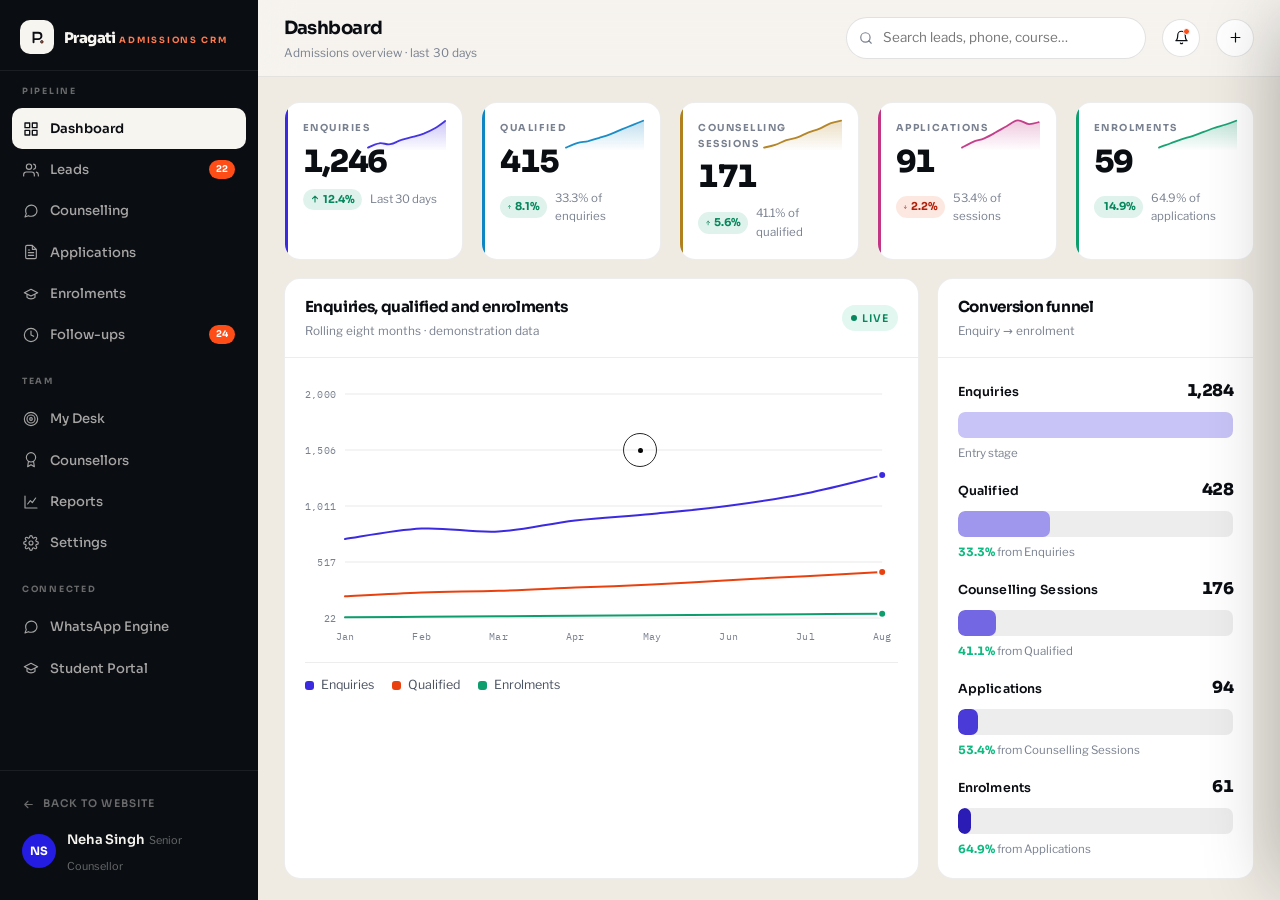
<file: crm.html>
<!DOCTYPE html>
<html lang="en">
<head>
<meta charset="utf-8">
<meta name="viewport" content="width=device-width, initial-scale=1, viewport-fit=cover">
<title>Admissions CRM | Pragati Academy</title>
<meta name="description" content="Admissions CRM demo — leads, counselling, applications, enrolments, follow-ups and counsellor reporting for Pragati Academy.">
<meta name="theme-color" content="#0A0D12">
<meta name="robots" content="noindex">
<link rel="preconnect" href="https://fonts.googleapis.com">
<link rel="preconnect" href="https://fonts.gstatic.com" crossorigin>
<link href="https://fonts.googleapis.com/css2?family=Sora:wght@400;600;700;800&family=Libre+Franklin:wght@300;400;500;600&family=IBM+Plex+Mono:wght@400;500&display=swap" rel="stylesheet">
<link rel="stylesheet" href="assets/css/base.css">
<link rel="stylesheet" href="assets/css/site.css">
<link rel="stylesheet" href="assets/css/charts.css">
<link rel="stylesheet" href="assets/css/app.css">
<link rel="icon" href="data:image/svg+xml,%3Csvg xmlns='http://www.w3.org/2000/svg' viewBox='0 0 32 32'%3E%3Crect width='32' height='32' rx='8' fill='%23241CE0'/%3E%3Cpath d='M10 23V9h7a4.5 4.5 0 0 1 0 9h-7' stroke='%23fff' stroke-width='2.6' fill='none' stroke-linecap='round'/%3E%3C/svg%3E">
</head>
<body class="app">

<div class="app-shell">

  <!-- ══ SIDEBAR ══════════════════════════════════════════════════════ -->
  <aside class="app-side">
    <div class="side-head">
      <div class="side-brand">
        <span class="brand-mark">
          <svg viewBox="0 0 24 24" fill="none" aria-hidden="true">
            <path d="M7 18V6h6a4 4 0 0 1 0 8H7" stroke="#0A0D12" stroke-width="2.4" stroke-linecap="round"/>
            <circle cx="17.5" cy="17.5" r="1.6" fill="#FF4D18"/>
          </svg>
        </span>
        <span>
          <span class="brand-name" style="font-size:.92rem">Pragati</span>
          <span class="side-app">Admissions CRM</span>
        </span>
      </div>
    </div>

    <nav class="side-nav" aria-label="CRM">
      <div class="side-group">
        <div class="side-lab">Pipeline</div>
        <button class="side-i on" data-view="dashboard"><i data-i="grid"></i>Dashboard</button>
        <button class="side-i" data-view="leads"><i data-i="users"></i>Leads<span class="badge">22</span></button>
        <button class="side-i" data-view="counselling"><i data-i="chat"></i>Counselling</button>
        <button class="side-i" data-view="applications"><i data-i="file"></i>Applications</button>
        <button class="side-i" data-view="enrolments"><i data-i="cap"></i>Enrolments</button>
        <button class="side-i" data-view="followups"><i data-i="clock"></i>Follow-ups<span class="badge">24</span></button>
      </div>
      <div class="side-group">
        <div class="side-lab">Team</div>
        <button class="side-i" data-view="counsellor"><i data-i="target"></i>My Desk</button>
        <button class="side-i" data-view="counsellors"><i data-i="award"></i>Counsellors</button>
        <button class="side-i" data-view="reports"><i data-i="chart"></i>Reports</button>
        <button class="side-i" data-view="settings"><i data-i="settings"></i>Settings</button>
      </div>
      <div class="side-group">
        <div class="side-lab">Connected</div>
        <a class="side-i" href="whatsapp.html"><i data-i="chat"></i>WhatsApp Engine</a>
        <a class="side-i" href="portal.html"><i data-i="cap"></i>Student Portal</a>
      </div>
    </nav>

    <div class="side-foot">
      <a class="side-back" href="index.html"><i data-i="arrowL"></i>Back to website</a>
      <div class="side-user">
        <span class="avatar" style="background:#241CE0">NS</span>
        <span style="min-width:0">
          <span class="side-un">Neha Singh</span>
          <span class="side-ur">Senior Counsellor</span>
        </span>
      </div>
    </div>
  </aside>

  <!-- ══ MAIN ═════════════════════════════════════════════════════════ -->
  <div class="app-main">
    <header class="app-top">
      <button class="icon-btn app-burger" aria-label="Open menu"><i data-i="menu"></i></button>
      <div>
        <div class="app-title" id="viewTitle">Dashboard</div>
        <div class="app-sub" id="viewSub">Admissions overview · last 30 days</div>
      </div>
      <div class="app-search">
        <i data-i="search"></i>
        <input type="search" id="globalSearch" placeholder="Search leads, phone, course…" aria-label="Search leads">
      </div>
      <button class="icon-btn" aria-label="Notifications"><i data-i="bell"></i><span class="dot"></span></button>
      <button class="icon-btn" id="addLead" aria-label="Add lead"><i data-i="plus"></i></button>
    </header>

    <div class="app-body">
      <section class="view on" data-view-pane="dashboard" id="v-dashboard"></section>
      <section class="view" data-view-pane="leads" id="v-leads"></section>
      <section class="view" data-view-pane="counselling" id="v-counselling"></section>
      <section class="view" data-view-pane="applications" id="v-applications"></section>
      <section class="view" data-view-pane="enrolments" id="v-enrolments"></section>
      <section class="view" data-view-pane="followups" id="v-followups"></section>
      <section class="view" data-view-pane="counsellor" id="v-counsellor"></section>
      <section class="view" data-view-pane="counsellors" id="v-counsellors"></section>
      <section class="view" data-view-pane="reports" id="v-reports"></section>
      <section class="view" data-view-pane="settings" id="v-settings"></section>
    </div>
  </div>
</div>

<!-- ══ LEAD DRAWER ════════════════════════════════════════════════════ -->
<div class="drawer-bg" id="drawerBg"></div>
<aside class="drawer" id="drawer" aria-label="Lead detail"></aside>

<script src="assets/js/data.js"></script>
<script src="assets/js/ui.js"></script>
<script src="assets/js/charts.js"></script>
<script src="assets/js/motion.js"></script>
<script src="assets/js/crm.js"></script>
</body>
</html>
</file>
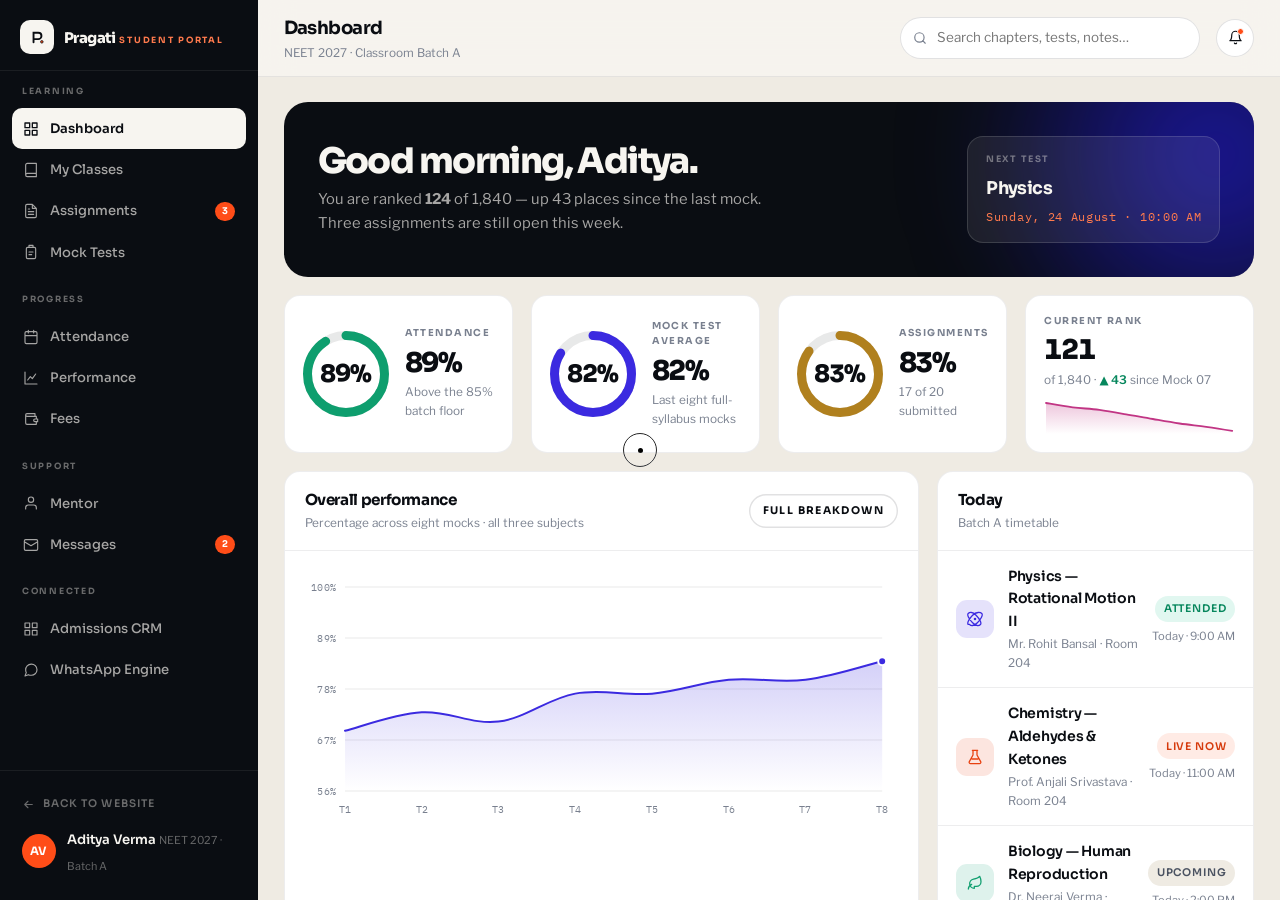
<file: portal.html>
<!DOCTYPE html>
<html lang="en">
<head>
<meta charset="utf-8">
<meta name="viewport" content="width=device-width, initial-scale=1, viewport-fit=cover">
<title>Student Portal | Pragati Academy</title>
<meta name="description" content="Student portal demo — attendance, assignments, mock test performance, fees and mentorship for Pragati Academy students.">
<meta name="theme-color" content="#0A0D12">
<meta name="robots" content="noindex">
<link rel="preconnect" href="https://fonts.googleapis.com">
<link rel="preconnect" href="https://fonts.gstatic.com" crossorigin>
<link href="https://fonts.googleapis.com/css2?family=Sora:wght@400;600;700;800&family=Libre+Franklin:wght@300;400;500;600&family=IBM+Plex+Mono:wght@400;500&display=swap" rel="stylesheet">
<link rel="stylesheet" href="assets/css/base.css">
<link rel="stylesheet" href="assets/css/site.css">
<link rel="stylesheet" href="assets/css/charts.css">
<link rel="stylesheet" href="assets/css/app.css">
<link rel="icon" href="data:image/svg+xml,%3Csvg xmlns='http://www.w3.org/2000/svg' viewBox='0 0 32 32'%3E%3Crect width='32' height='32' rx='8' fill='%23FF4D18'/%3E%3Cpath d='M10 23V9h7a4.5 4.5 0 0 1 0 9h-7' stroke='%23fff' stroke-width='2.6' fill='none' stroke-linecap='round'/%3E%3C/svg%3E">
</head>
<body class="app">

<div class="app-shell">

  <aside class="app-side">
    <div class="side-head">
      <div class="side-brand">
        <span class="brand-mark">
          <svg viewBox="0 0 24 24" fill="none" aria-hidden="true">
            <path d="M7 18V6h6a4 4 0 0 1 0 8H7" stroke="#0A0D12" stroke-width="2.4" stroke-linecap="round"/>
            <circle cx="17.5" cy="17.5" r="1.6" fill="#FF4D18"/>
          </svg>
        </span>
        <span>
          <span class="brand-name" style="font-size:.92rem">Pragati</span>
          <span class="side-app">Student Portal</span>
        </span>
      </div>
    </div>

    <nav class="side-nav" aria-label="Student portal">
      <div class="side-group">
        <div class="side-lab">Learning</div>
        <button class="side-i on" data-view="dashboard"><i data-i="grid"></i>Dashboard</button>
        <button class="side-i" data-view="classes"><i data-i="book"></i>My Classes</button>
        <button class="side-i" data-view="assignments"><i data-i="file"></i>Assignments<span class="badge">3</span></button>
        <button class="side-i" data-view="mocks"><i data-i="test"></i>Mock Tests</button>
      </div>
      <div class="side-group">
        <div class="side-lab">Progress</div>
        <button class="side-i" data-view="attendance"><i data-i="calendar"></i>Attendance</button>
        <button class="side-i" data-view="performance"><i data-i="chart"></i>Performance</button>
        <button class="side-i" data-view="fees"><i data-i="wallet"></i>Fees</button>
      </div>
      <div class="side-group">
        <div class="side-lab">Support</div>
        <button class="side-i" data-view="mentor"><i data-i="user"></i>Mentor</button>
        <button class="side-i" data-view="messages"><i data-i="mail"></i>Messages<span class="badge">2</span></button>
      </div>
      <div class="side-group">
        <div class="side-lab">Connected</div>
        <a class="side-i" href="crm.html"><i data-i="grid"></i>Admissions CRM</a>
        <a class="side-i" href="whatsapp.html"><i data-i="chat"></i>WhatsApp Engine</a>
      </div>
    </nav>

    <div class="side-foot">
      <a class="side-back" href="index.html"><i data-i="arrowL"></i>Back to website</a>
      <div class="side-user">
        <span class="avatar" style="background:#FF4D18">AV</span>
        <span style="min-width:0">
          <span class="side-un">Aditya Verma</span>
          <span class="side-ur">NEET 2027 · Batch A</span>
        </span>
      </div>
    </div>
  </aside>

  <div class="app-main">
    <header class="app-top">
      <button class="icon-btn app-burger" aria-label="Open menu"><i data-i="menu"></i></button>
      <div>
        <div class="app-title" id="viewTitle">Dashboard</div>
        <div class="app-sub" id="viewSub">NEET 2027 · Classroom Batch A</div>
      </div>
      <div class="app-search">
        <i data-i="search"></i>
        <input type="search" placeholder="Search chapters, tests, notes…" aria-label="Search">
      </div>
      <button class="icon-btn" aria-label="Notifications"><i data-i="bell"></i><span class="dot"></span></button>
    </header>

    <div class="app-body">
      <section class="view on" data-view-pane="dashboard" id="v-dashboard"></section>
      <section class="view" data-view-pane="classes" id="v-classes"></section>
      <section class="view" data-view-pane="assignments" id="v-assignments"></section>
      <section class="view" data-view-pane="mocks" id="v-mocks"></section>
      <section class="view" data-view-pane="attendance" id="v-attendance"></section>
      <section class="view" data-view-pane="performance" id="v-performance"></section>
      <section class="view" data-view-pane="fees" id="v-fees"></section>
      <section class="view" data-view-pane="mentor" id="v-mentor"></section>
      <section class="view" data-view-pane="messages" id="v-messages"></section>
    </div>
  </div>
</div>

<script src="assets/js/data.js"></script>
<script src="assets/js/ui.js"></script>
<script src="assets/js/charts.js"></script>
<script src="assets/js/motion.js"></script>
<script src="assets/js/portal.js"></script>
</body>
</html>
</file>
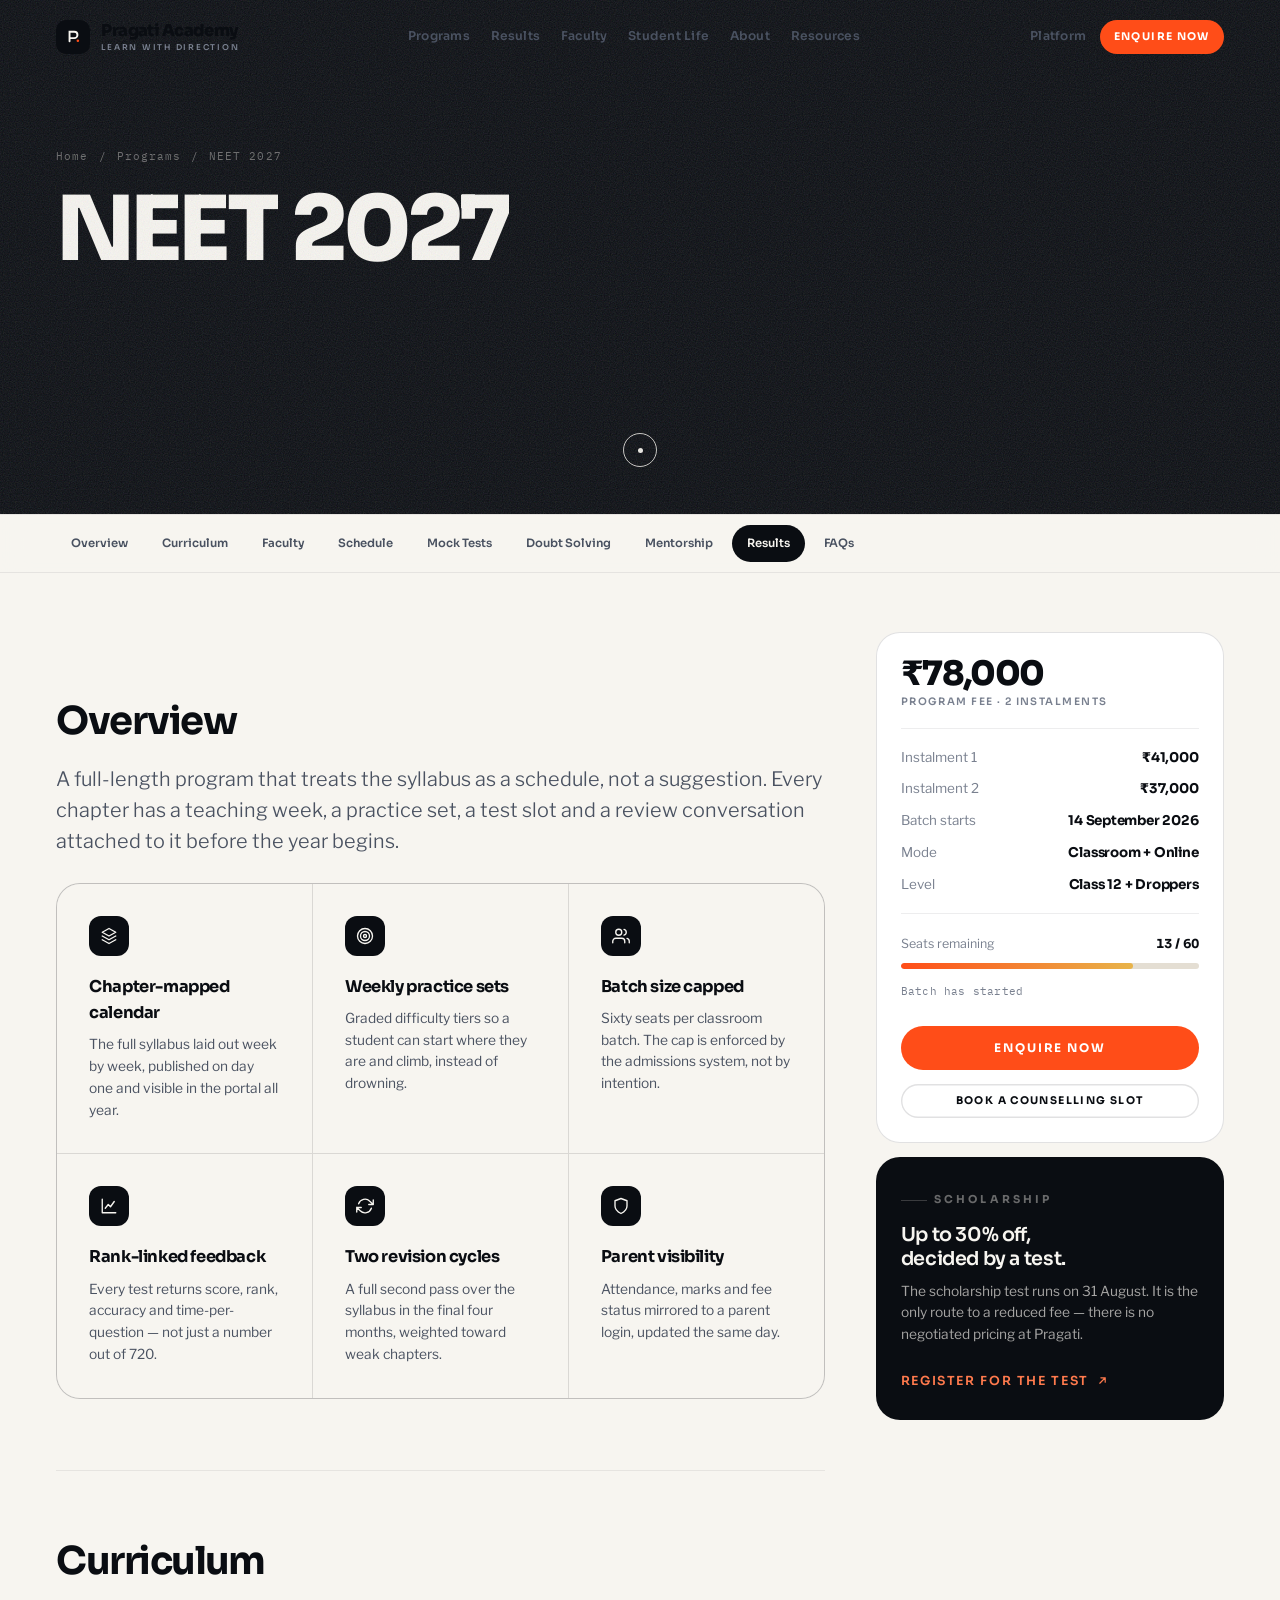
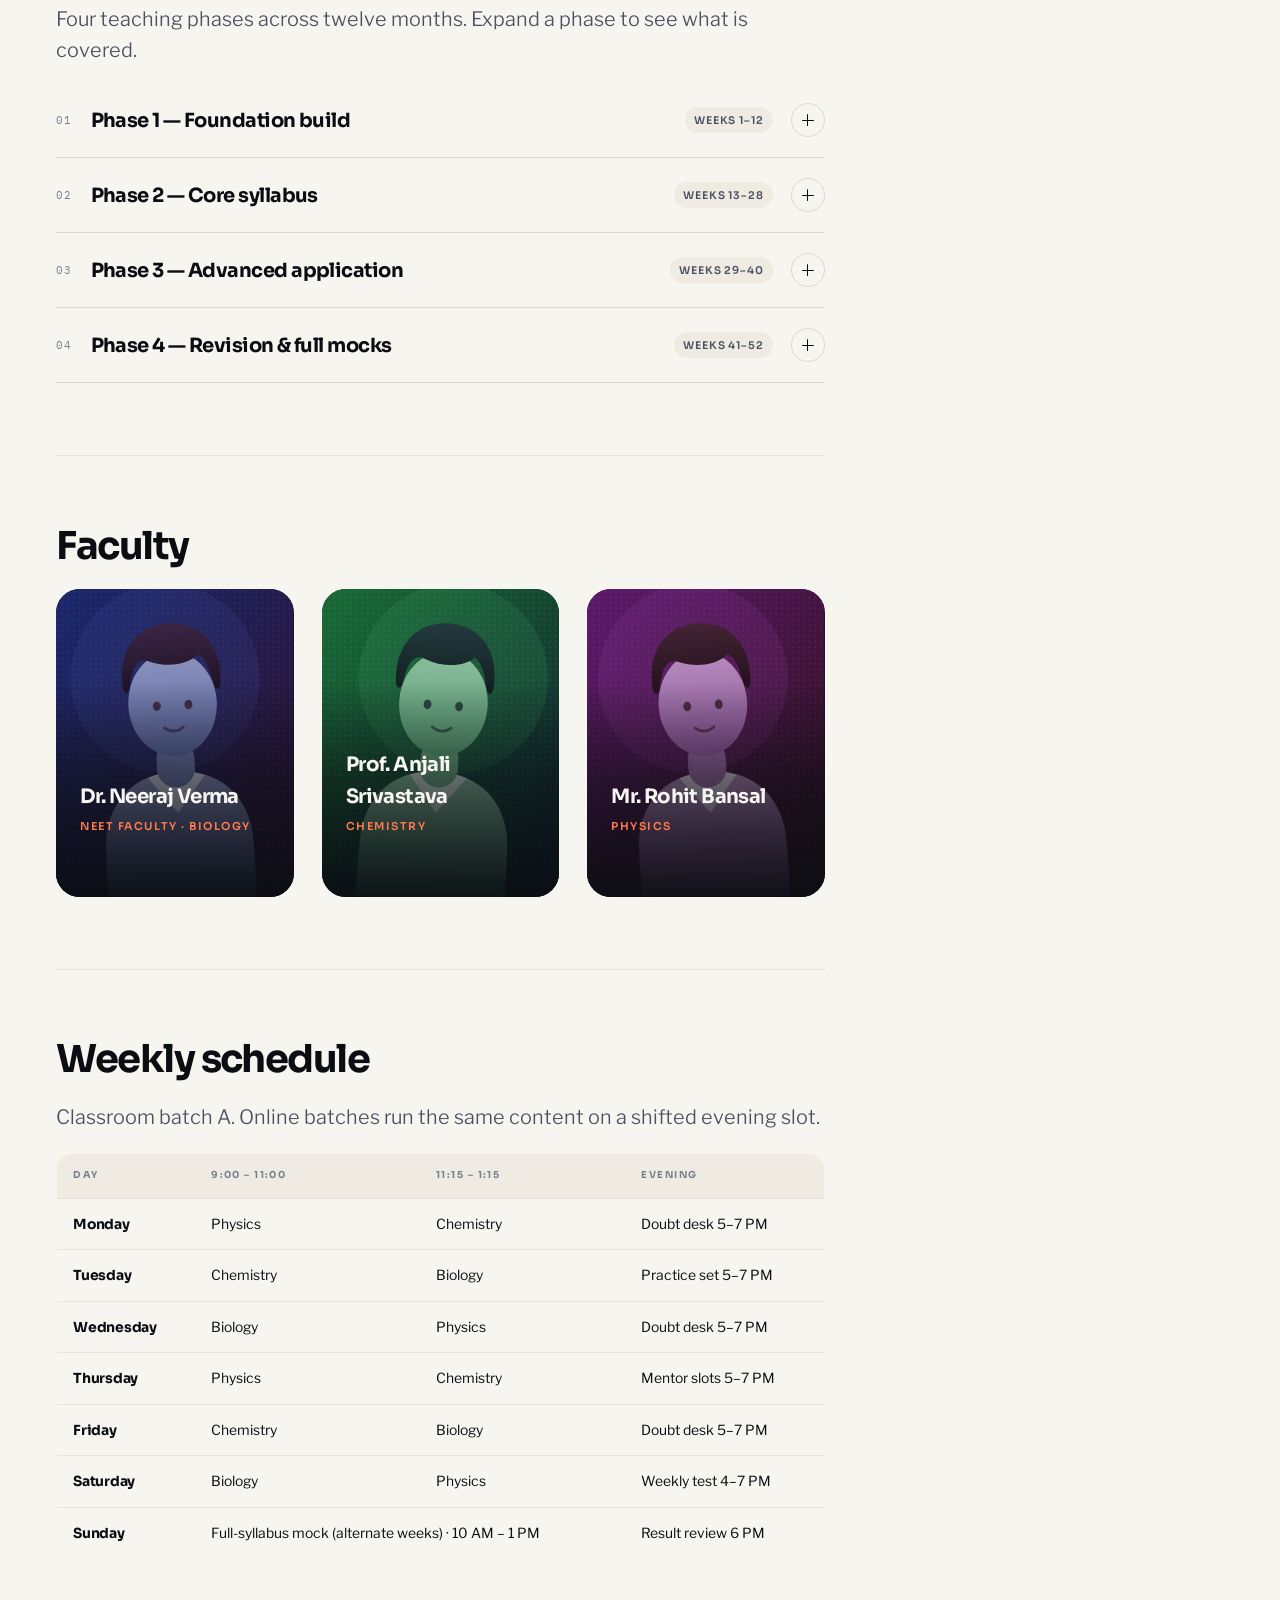
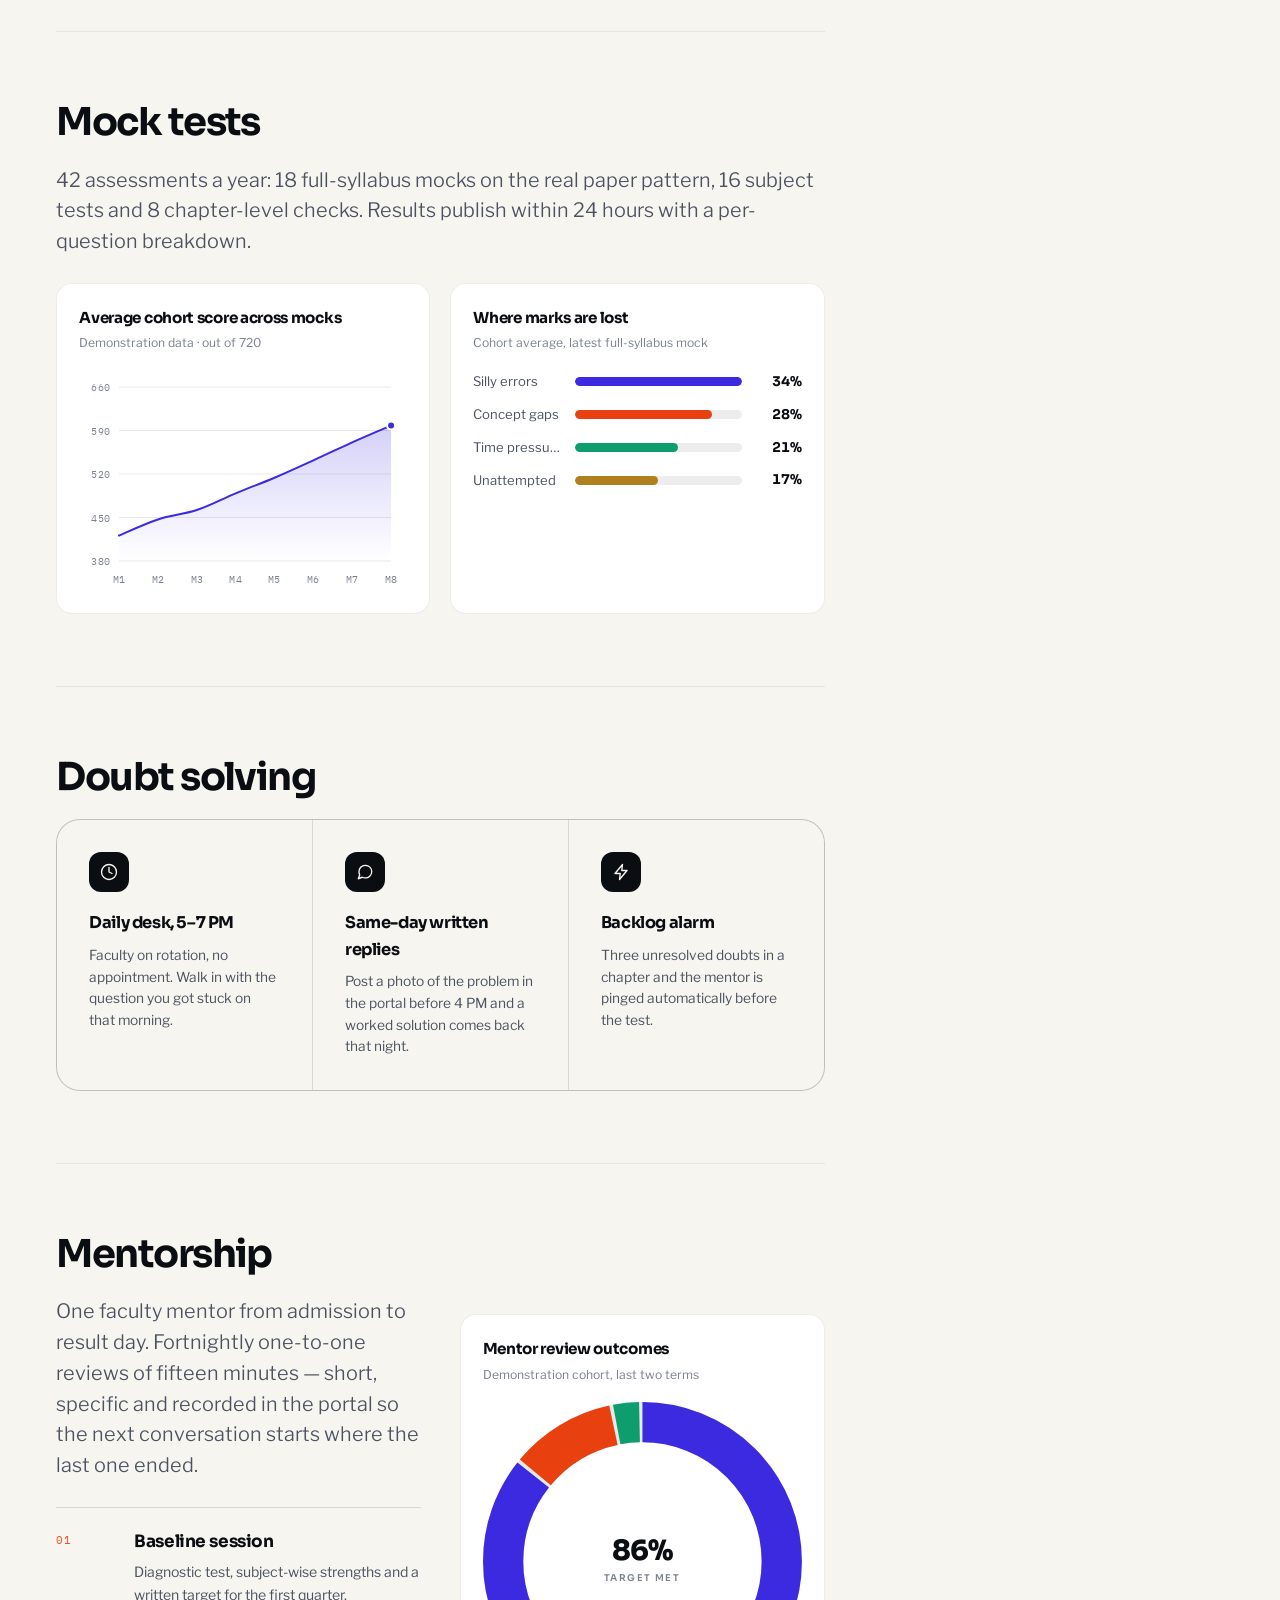
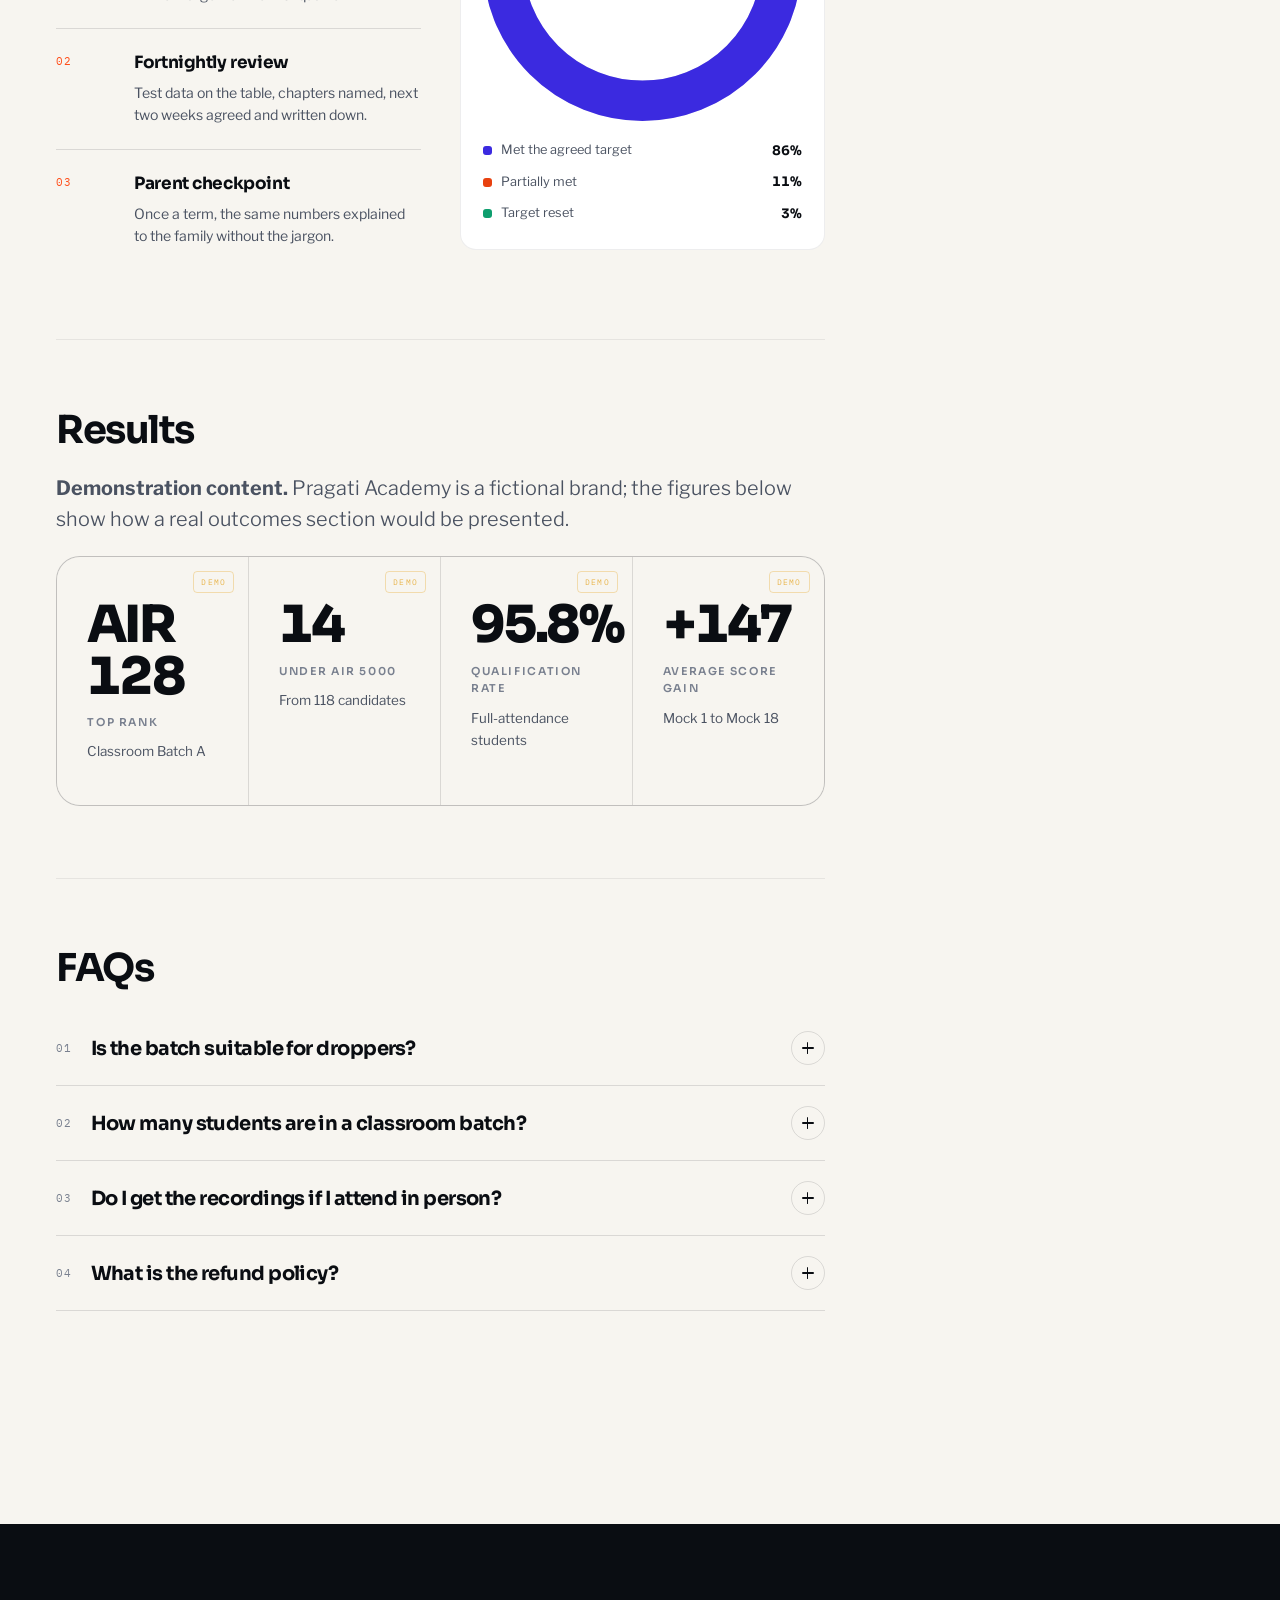
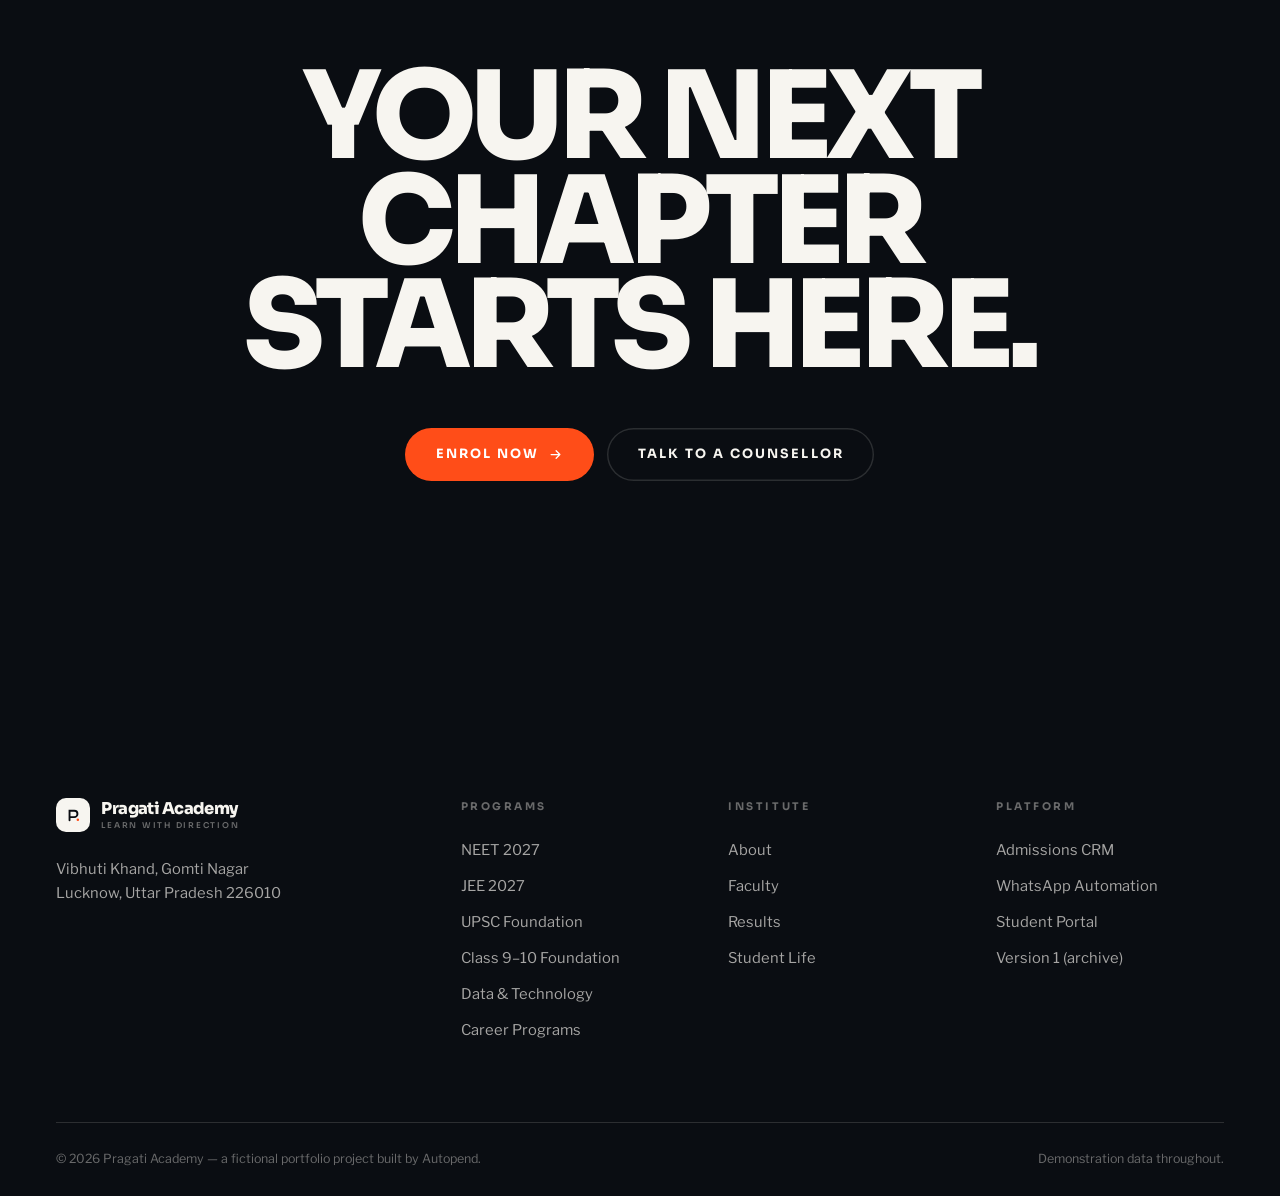
<file: program.html>
<!DOCTYPE html>
<html lang="en">
<head>
<meta charset="utf-8">
<meta name="viewport" content="width=device-width, initial-scale=1, viewport-fit=cover">
<title>NEET 2027 Program | Pragati Academy, Lucknow</title>
<meta name="description" content="Curriculum, faculty, schedule, mock tests, doubt solving and mentorship for the Pragati Academy NEET 2027 program in Lucknow.">
<meta name="theme-color" content="#0A0D12">
<link rel="preconnect" href="https://fonts.googleapis.com">
<link rel="preconnect" href="https://fonts.gstatic.com" crossorigin>
<link href="https://fonts.googleapis.com/css2?family=Sora:wght@400;600;700;800&family=Libre+Franklin:wght@300;400;500;600&family=IBM+Plex+Mono:wght@400;500&display=swap" rel="stylesheet">
<link rel="stylesheet" href="assets/css/base.css">
<link rel="stylesheet" href="assets/css/site.css">
<link rel="stylesheet" href="assets/css/charts.css">
<link rel="icon" href="data:image/svg+xml,%3Csvg xmlns='http://www.w3.org/2000/svg' viewBox='0 0 32 32'%3E%3Crect width='32' height='32' rx='8' fill='%230A0D12'/%3E%3Cpath d='M10 23V9h7a4.5 4.5 0 0 1 0 9h-7' stroke='%23F7F5F0' stroke-width='2.6' fill='none' stroke-linecap='round'/%3E%3C/svg%3E">
</head>
<body>

<div class="curtain" aria-hidden="true"><i></i><i></i><i></i><i></i><i></i></div>
<div class="scroll-prog" aria-hidden="true"></div>

<header class="nav">
  <div class="wrap nav-in">
    <a href="index.html" class="brand" aria-label="Pragati Academy — home">
      <span class="brand-mark"><svg viewBox="0 0 24 24" fill="none" aria-hidden="true"><path d="M7 18V6h6a4 4 0 0 1 0 8H7" stroke="#F7F5F0" stroke-width="2.4" stroke-linecap="round"/><circle cx="17.5" cy="17.5" r="1.6" fill="#FF4D18"/></svg></span>
      <span class="brand-txt"><span class="brand-name">Pragati Academy</span><span class="brand-sub">LEARN WITH DIRECTION</span></span>
    </a>
    <nav class="nav-links" aria-label="Primary">
      <a class="nav-link" href="programs.html"><span class="nl-clip"><span class="nl-flip" data-t="Programs">Programs</span></span></a>
      <a class="nav-link" href="index.html#results"><span class="nl-clip"><span class="nl-flip" data-t="Results">Results</span></span></a>
      <a class="nav-link" href="index.html#faculty"><span class="nl-clip"><span class="nl-flip" data-t="Faculty">Faculty</span></span></a>
      <a class="nav-link" href="index.html#life"><span class="nl-clip"><span class="nl-flip" data-t="Student Life">Student Life</span></span></a>
      <a class="nav-link" href="index.html#about"><span class="nl-clip"><span class="nl-flip" data-t="About">About</span></span></a>
      <a class="nav-link" href="index.html#resources"><span class="nl-clip"><span class="nl-flip" data-t="Resources">Resources</span></span></a>
    </nav>
    <div class="nav-right">
      <div class="nav-drop">
        <button class="nav-link" aria-haspopup="true" aria-expanded="false"><span class="nl-clip"><span class="nl-flip" data-t="Platform">Platform</span></span></button>
        <div class="nav-panel">
          <a class="np-item" href="crm.html"><span class="np-ic"><i data-i="grid"></i></span><span><span class="np-t">Admissions CRM</span><span class="np-d">Leads, counselling, applications, enrolments</span></span></a>
          <a class="np-item" href="whatsapp.html"><span class="np-ic" style="background:#0FB981"><i data-i="chat"></i></span><span><span class="np-t">WhatsApp Automation</span><span class="np-d">Instant replies and follow-up sequences</span></span></a>
          <a class="np-item" href="portal.html"><span class="np-ic" style="background:#FF4D18"><i data-i="cap"></i></span><span><span class="np-t">Student Portal &amp; ERP</span><span class="np-d">Attendance, performance, fees, mentorship</span></span></a>
        </div>
      </div>
      <a href="#" class="btn btn-accent btn-sm" data-enquire data-magnet="0.28">Enquire Now</a>
    </div>
    <button class="burger" aria-label="Open menu" aria-expanded="false"><i></i><i></i><i></i></button>
  </div>
</header>

<div class="mmenu">
  <nav aria-label="Mobile">
    <a class="mm-link" href="programs.html"><span class="mm-i">01</span>Programs</a>
    <a class="mm-link" href="index.html#results"><span class="mm-i">02</span>Results</a>
    <a class="mm-link" href="index.html#faculty"><span class="mm-i">03</span>Faculty</a>
    <a class="mm-link" href="index.html#life"><span class="mm-i">04</span>Student Life</a>
    <a class="mm-link" href="index.html#about"><span class="mm-i">05</span>About</a>
    <a class="mm-link" href="index.html#resources"><span class="mm-i">06</span>Resources</a>
  </nav>
  <div class="mm-foot"><div class="foot-h">The platform behind it</div><div class="mm-apps"><a class="mm-app" href="crm.html">CRM</a><a class="mm-app" href="whatsapp.html">WhatsApp</a><a class="mm-app" href="portal.html">Portal</a></div></div>
</div>

<main>

<!-- ══ PROGRAM HERO ═══════════════════════════════════════════════════ -->
<section class="pd-hero on-dark">
  <div class="hero-field" aria-hidden="true"><span class="hero-blob b1"></span><span class="hero-blob b2"></span><span class="hero-blob b3"></span></div>
  <div class="grain" aria-hidden="true"></div>
  <div class="wrap">
    <div class="pd-crumb"><a href="index.html">Home</a> <span>/</span> <a href="programs.html">Programs</a> <span>/</span> <span id="crumbName">NEET 2027</span></div>
    <div class="pd-grid">
      <div>
        <h1 class="pd-title" id="pdTitle" data-hero>NEET 2027</h1>
        <p class="hero-sup mt-m" id="pdDesc" data-hero style="opacity:0;transform:translateY(18px);transition:.9s var(--ease) .35s"></p>
        <div class="flex gap-s wrapf mt-m" id="pdChips" data-hero style="opacity:0;transform:translateY(18px);transition:.9s var(--ease) .45s"></div>
      </div>
      <dl class="pd-facts" id="pdFacts" data-hero style="opacity:0;transform:translateY(18px);transition:.9s var(--ease) .55s"></dl>
    </div>
  </div>
</section>

<!-- ══ SECTION NAV ════════════════════════════════════════════════════ -->
<nav class="pd-nav" aria-label="Program sections">
  <div class="wrap pd-nav-in">
    <a href="#overview">Overview</a>
    <a href="#curriculum">Curriculum</a>
    <a href="#faculty">Faculty</a>
    <a href="#schedule">Schedule</a>
    <a href="#tests">Mock Tests</a>
    <a href="#doubts">Doubt Solving</a>
    <a href="#mentorship">Mentorship</a>
    <a href="#outcomes">Results</a>
    <a href="#faqs">FAQs</a>
  </div>
</nav>

<div class="wrap section" style="padding-top:clamp(38px,4.6vw,64px)">
  <div class="pd-body">

    <!-- ── MAIN COLUMN ── -->
    <div>

      <section class="blk" id="overview">
        <h2 class="blk-h" data-rise>Overview</h2>
        <p class="lede" data-rise>
          A full-length program that treats the syllabus as a schedule, not a suggestion. Every
          chapter has a teaching week, a practice set, a test slot and a review conversation
          attached to it before the year begins.
        </p>
        <div class="feat mt-m" data-rise>
          <div class="feat-i"><div class="feat-ic"><i data-i="layers"></i></div><div class="feat-t">Chapter-mapped calendar</div><div class="feat-d">The full syllabus laid out week by week, published on day one and visible in the portal all year.</div></div>
          <div class="feat-i"><div class="feat-ic"><i data-i="target"></i></div><div class="feat-t">Weekly practice sets</div><div class="feat-d">Graded difficulty tiers so a student can start where they are and climb, instead of drowning.</div></div>
          <div class="feat-i"><div class="feat-ic"><i data-i="users"></i></div><div class="feat-t">Batch size capped</div><div class="feat-d">Sixty seats per classroom batch. The cap is enforced by the admissions system, not by intention.</div></div>
          <div class="feat-i"><div class="feat-ic"><i data-i="chart"></i></div><div class="feat-t">Rank-linked feedback</div><div class="feat-d">Every test returns score, rank, accuracy and time-per-question — not just a number out of 720.</div></div>
          <div class="feat-i"><div class="feat-ic"><i data-i="refresh"></i></div><div class="feat-t">Two revision cycles</div><div class="feat-d">A full second pass over the syllabus in the final four months, weighted toward weak chapters.</div></div>
          <div class="feat-i"><div class="feat-ic"><i data-i="shield"></i></div><div class="feat-t">Parent visibility</div><div class="feat-d">Attendance, marks and fee status mirrored to a parent login, updated the same day.</div></div>
        </div>
      </section>

      <section class="blk" id="curriculum">
        <h2 class="blk-h" data-rise>Curriculum</h2>
        <p class="lede" data-rise style="margin-bottom:18px">Four teaching phases across twelve months. Expand a phase to see what is covered.</p>
        <div data-acc id="curriculum-acc" data-rise></div>
      </section>

      <section class="blk" id="faculty">
        <h2 class="blk-h" data-rise>Faculty</h2>
        <div class="grid g3" id="pdFaculty" data-stagger-kids="90"></div>
      </section>

      <section class="blk" id="schedule">
        <h2 class="blk-h" data-rise>Weekly schedule</h2>
        <p class="lede" data-rise style="margin-bottom:20px">Classroom batch A. Online batches run the same content on a shifted evening slot.</p>
        <div class="sched-wrap" data-rise>
          <table class="sched">
            <thead><tr><th>Day</th><th>9:00 – 11:00</th><th>11:15 – 1:15</th><th>Evening</th></tr></thead>
            <tbody id="schedBody"></tbody>
          </table>
        </div>
      </section>

      <section class="blk" id="tests">
        <h2 class="blk-h" data-rise>Mock tests</h2>
        <p class="lede" data-rise>
          42 assessments a year: 18 full-syllabus mocks on the real paper pattern, 16 subject tests
          and 8 chapter-level checks. Results publish within 24 hours with a per-question breakdown.
        </p>
        <div class="row grid g2 mt-m" style="gap:20px">
          <div class="ch-card" data-rise>
            <div class="ch-head"><div><div class="ch-title">Average cohort score across mocks</div><div class="ch-sub">Demonstration data · out of 720</div></div></div>
            <figure data-chart='{"type":"line","height":220,"labels":["M1","M2","M3","M4","M5","M6","M7","M8"],"min":380,"max":660,"series":[{"name":"Cohort average","data":[421,447,462,489,514,542,571,598]}]}'></figure>
          </div>
          <div class="ch-card" data-rise style="--d:120ms">
            <div class="ch-head"><div><div class="ch-title">Where marks are lost</div><div class="ch-sub">Cohort average, latest full-syllabus mock</div></div></div>
            <figure data-chart='{"type":"hbar","suf":"%","items":[{"label":"Silly errors","value":34},{"label":"Concept gaps","value":28},{"label":"Time pressure","value":21},{"label":"Unattempted","value":17}]}'></figure>
          </div>
        </div>
      </section>

      <section class="blk" id="doubts">
        <h2 class="blk-h" data-rise>Doubt solving</h2>
        <div class="feat" data-rise>
          <div class="feat-i"><div class="feat-ic"><i data-i="clock"></i></div><div class="feat-t">Daily desk, 5–7 PM</div><div class="feat-d">Faculty on rotation, no appointment. Walk in with the question you got stuck on that morning.</div></div>
          <div class="feat-i"><div class="feat-ic"><i data-i="chat"></i></div><div class="feat-t">Same-day written replies</div><div class="feat-d">Post a photo of the problem in the portal before 4 PM and a worked solution comes back that night.</div></div>
          <div class="feat-i"><div class="feat-ic"><i data-i="zap"></i></div><div class="feat-t">Backlog alarm</div><div class="feat-d">Three unresolved doubts in a chapter and the mentor is pinged automatically before the test.</div></div>
        </div>
      </section>

      <section class="blk" id="mentorship">
        <h2 class="blk-h" data-rise>Mentorship</h2>
        <div class="split" style="gap:clamp(24px,3vw,48px)">
          <div data-rise>
            <p class="lede">
              One faculty mentor from admission to result day. Fortnightly one-to-one reviews of
              fifteen minutes — short, specific and recorded in the portal so the next conversation
              starts where the last one ended.
            </p>
            <div class="num-list mt-m">
              <div class="nl-i"><span class="nl-n">01</span><div><div class="nl-t">Baseline session</div><div class="nl-d">Diagnostic test, subject-wise strengths and a written target for the first quarter.</div></div></div>
              <div class="nl-i"><span class="nl-n">02</span><div><div class="nl-t">Fortnightly review</div><div class="nl-d">Test data on the table, chapters named, next two weeks agreed and written down.</div></div></div>
              <div class="nl-i"><span class="nl-n">03</span><div><div class="nl-t">Parent checkpoint</div><div class="nl-d">Once a term, the same numbers explained to the family without the jargon.</div></div></div>
            </div>
          </div>
          <div class="ch-card" data-rise style="--d:120ms">
            <div class="ch-head"><div><div class="ch-title">Mentor review outcomes</div><div class="ch-sub">Demonstration cohort, last two terms</div></div></div>
            <figure data-chart='{"type":"donut","size":190,"stroke":24,"center":"86%","centerLabel":"Target met","items":[{"label":"Met the agreed target","value":86},{"label":"Partially met","value":11},{"label":"Target reset","value":3}]}'></figure>
          </div>
        </div>
      </section>

      <section class="blk" id="outcomes">
        <h2 class="blk-h" data-rise>Results</h2>
        <p class="lede" data-rise style="margin-bottom:22px">
          <strong>Demonstration content.</strong> Pragati Academy is a fictional brand; the figures
          below show how a real outcomes section would be presented.
        </p>
        <div class="res-grid" data-rise>
          <div class="res"><span class="res-demo">DEMO</span><div class="res-v num">AIR 128</div><div class="res-l">Top rank</div><div class="res-n">Classroom Batch A</div></div>
          <div class="res"><span class="res-demo">DEMO</span><div class="res-v num">14</div><div class="res-l">Under AIR 5000</div><div class="res-n">From 118 candidates</div></div>
          <div class="res"><span class="res-demo">DEMO</span><div class="res-v num">95.8%</div><div class="res-l">Qualification rate</div><div class="res-n">Full-attendance students</div></div>
          <div class="res"><span class="res-demo">DEMO</span><div class="res-v num">+147</div><div class="res-l">Average score gain</div><div class="res-n">Mock 1 to Mock 18</div></div>
        </div>
      </section>

      <section class="blk" id="faqs">
        <h2 class="blk-h" data-rise>FAQs</h2>
        <div data-acc data-rise>
          <div class="acc-item" data-acc-item><button class="acc-head" data-acc-head aria-expanded="false"><span class="acc-n">01</span><span class="acc-t">Is the batch suitable for droppers?</span><span class="acc-ic"></span></button><div class="acc-panel" data-acc-panel><div class="acc-inner"><p class="acc-li">Yes. Roughly a third of each cohort are repeat candidates. The baseline diagnostic in week one sets a different first-quarter target for them, and the revision cycle is weighted accordingly.</p></div></div></div>
          <div class="acc-item" data-acc-item><button class="acc-head" data-acc-head aria-expanded="false"><span class="acc-n">02</span><span class="acc-t">How many students are in a classroom batch?</span><span class="acc-ic"></span></button><div class="acc-panel" data-acc-panel><div class="acc-inner"><p class="acc-li">Sixty, and the cap is enforced by the admissions system — once the seat count hits zero the batch closes to new applications rather than expanding.</p></div></div></div>
          <div class="acc-item" data-acc-item><button class="acc-head" data-acc-head aria-expanded="false"><span class="acc-n">03</span><span class="acc-t">Do I get the recordings if I attend in person?</span><span class="acc-ic"></span></button><div class="acc-panel" data-acc-panel><div class="acc-inner"><p class="acc-li">Yes, every classroom session is recorded and available in the portal for the full program duration, regardless of which mode you enrolled in.</p></div></div></div>
          <div class="acc-item" data-acc-item><button class="acc-head" data-acc-head aria-expanded="false"><span class="acc-n">04</span><span class="acc-t">What is the refund policy?</span><span class="acc-ic"></span></button><div class="acc-panel" data-acc-panel><div class="acc-inner"><p class="acc-li">Full refund minus a ₹5,000 administration fee within fourteen days of the batch start date. After that the instalment schedule stands. All of this is stated on the application before payment.</p></div></div></div>
        </div>
      </section>

    </div>

    <!-- ── STICKY RAIL ── -->
    <aside class="pd-rail">
      <div class="rail-card">
        <div class="rail-fee" id="railFee">₹78,000<small>Program fee · 2 instalments</small></div>
        <dl class="rail-list" id="railList"></dl>
        <div class="rail-seats">
          <div class="flex between" style="font-size:.78rem"><span style="color:var(--text-mute)">Seats remaining</span><b id="railSeats" class="num" style="font-family:var(--display)">13 / 60</b></div>
          <div class="seat-bar" data-bar="78" data-bar-delay="300"><i></i></div>
          <div class="mono mt-s" style="color:var(--text-mute);font-size:.66rem" data-countdown="2026-09-14T09:00:00"></div>
        </div>
        <a href="#" class="btn btn-accent mt-m" style="width:100%" data-enquire>Enquire Now</a>
        <a href="#" class="btn btn-ghost btn-sm mt-s" style="width:100%" data-enquire>Book a counselling slot</a>
      </div>

      <div class="rail-card" style="background:var(--ink);color:var(--paper);border-color:transparent">
        <span class="eyebrow" style="color:var(--text-inv-mute)">Scholarship</span>
        <h4 class="d5 mt-s" style="color:var(--paper)">Up to 30% off, decided by a test.</h4>
        <p style="font-size:.86rem;color:var(--text-inv-soft);margin-top:10px;line-height:1.55">
          The scholarship test runs on 31 August. It is the only route to a reduced fee — there is
          no negotiated pricing at Pragati.
        </p>
        <a href="#" class="link mt-m" data-enquire style="color:var(--vermilion-soft)">Register for the test <i data-i="arrowUR" class="ico"></i></a>
      </div>
    </aside>

  </div>
</div>

<section class="section dark fcta">
  <div class="hero-field" aria-hidden="true" style="filter:blur(90px);opacity:.42"><span class="hero-blob b1"></span><span class="hero-blob b2"></span><span class="hero-blob b3"></span></div>
  <div class="wrap rel">
    <h2 class="fcta-h" data-rise data-split="line" data-stagger="110"><span>Your next chapter</span><span>starts here.</span></h2>
    <div class="fcta-acts" data-rise style="--d:280ms">
      <a href="#" class="btn btn-accent btn-lg" data-enquire data-magnet="0.3">Enrol Now <i data-i="arrow" class="ico"></i></a>
      <a href="#" class="btn btn-ghost btn-lg" data-enquire data-magnet="0.3">Talk to a Counsellor</a>
    </div>
  </div>
</section>

</main>

<footer class="footer">
  <div class="wrap">
    <div class="foot-grid">
      <div>
        <a href="index.html" class="brand" style="color:var(--paper)">
          <span class="brand-mark" style="background:var(--paper)"><svg viewBox="0 0 24 24" fill="none" aria-hidden="true"><path d="M7 18V6h6a4 4 0 0 1 0 8H7" stroke="#0A0D12" stroke-width="2.4" stroke-linecap="round"/><circle cx="17.5" cy="17.5" r="1.6" fill="#FF4D18"/></svg></span>
          <span class="brand-txt"><span class="brand-name">Pragati Academy</span><span class="brand-sub" style="color:var(--text-inv-mute)">LEARN WITH DIRECTION</span></span>
        </a>
        <p class="mt-m" style="color:var(--text-inv-soft);max-width:36ch;font-size:.92rem">Vibhuti Khand, Gomti Nagar<br>Lucknow, Uttar Pradesh 226010</p>
      </div>
      <div><div class="foot-h">Programs</div><a class="foot-l" href="program.html?p=neet-2027">NEET 2027</a><a class="foot-l" href="program.html?p=jee-2027">JEE 2027</a><a class="foot-l" href="program.html?p=upsc-foundation">UPSC Foundation</a><a class="foot-l" href="program.html?p=foundation-9-10">Class 9–10 Foundation</a><a class="foot-l" href="program.html?p=data-technology">Data &amp; Technology</a><a class="foot-l" href="program.html?p=career-programs">Career Programs</a></div>
      <div><div class="foot-h">Institute</div><a class="foot-l" href="index.html#about">About</a><a class="foot-l" href="index.html#faculty">Faculty</a><a class="foot-l" href="index.html#results">Results</a><a class="foot-l" href="index.html#life">Student Life</a></div>
      <div><div class="foot-h">Platform</div><a class="foot-l" href="crm.html">Admissions CRM</a><a class="foot-l" href="whatsapp.html">WhatsApp Automation</a><a class="foot-l" href="portal.html">Student Portal</a><a class="foot-l" href="v1/index.html" data-no-trans>Version 1 (archive)</a></div>
    </div>
  </div>
  <div class="wrap"><div class="foot-bot"><span>© 2026 Pragati Academy — a fictional portfolio project built by Autopend.</span><span>Demonstration data throughout.</span></div></div>
</footer>

<div class="sticky-cta">
  <a href="#" class="btn btn-accent" data-enquire>Enquire Now</a>
  <a href="tel:+915220000000" class="btn btn-ghost" style="flex:0 0 54px;padding-inline:0" aria-label="Call"><i data-i="phone" class="ico"></i></a>
</div>

<div class="modal" role="dialog" aria-modal="true" aria-label="Enquiry form">
  <div class="modal-bg"></div>
  <div class="modal-box">
    <button class="modal-x" aria-label="Close"><i data-i="close"></i></button>
    <span class="eyebrow">Admissions 2027</span>
    <h3 class="d3 mt-s">Talk to a counsellor.</h3>
    <p style="color:var(--text-soft);margin-top:12px;font-size:.94rem">In this demo the submission is recorded locally and appears as a new lead — nothing is transmitted.</p>
    <form novalidate>
      <div class="form-grid">
        <div class="form-row">
          <div class="field"><label for="f-name">Student name</label><input id="f-name" name="name" required placeholder="Aditya Verma"></div>
          <div class="field"><label for="f-phone">Phone</label><input id="f-phone" name="phone" type="tel" required placeholder="+91 98••• •••••"></div>
        </div>
        <div class="form-row">
          <div class="field"><label for="f-program">Program</label><select id="f-program" name="program"><option>NEET 2027</option><option>JEE 2027</option><option>UPSC Foundation</option><option>Class 9–10 Foundation</option><option>Data &amp; Technology</option><option>Career Programs</option></select></div>
          <div class="field"><label for="f-city">City</label><input id="f-city" name="city" placeholder="Lucknow"></div>
        </div>
        <div class="field"><label for="f-msg">What would you like to know?</label><textarea id="f-msg" name="msg" placeholder="Batch timings, fee structure, scholarship test…"></textarea></div>
        <button type="submit" class="btn btn-accent btn-lg" style="width:100%">Submit Enquiry</button>
      </div>
    </form>
    <div class="form-ok">
      <div class="ok-tick"><svg viewBox="0 0 24 24"><path d="M4 12.5 9 17.5 20 6.5"/></svg></div>
      <h3 class="d4">Thanks, <span data-ok-name>there</span>.</h3>
      <p style="color:var(--text-soft);margin-top:10px">Added to the demo CRM as a new lead. Open the <a href="crm.html" style="color:var(--indigo);text-decoration:underline">Admissions CRM</a> to see it.</p>
    </div>
  </div>
</div>

<script src="assets/js/data.js"></script>
<script src="assets/js/ui.js"></script>
<script src="assets/js/charts.js"></script>
<script src="assets/js/motion.js"></script>
<script src="assets/js/program.js"></script>
</body>
</html>
</file>
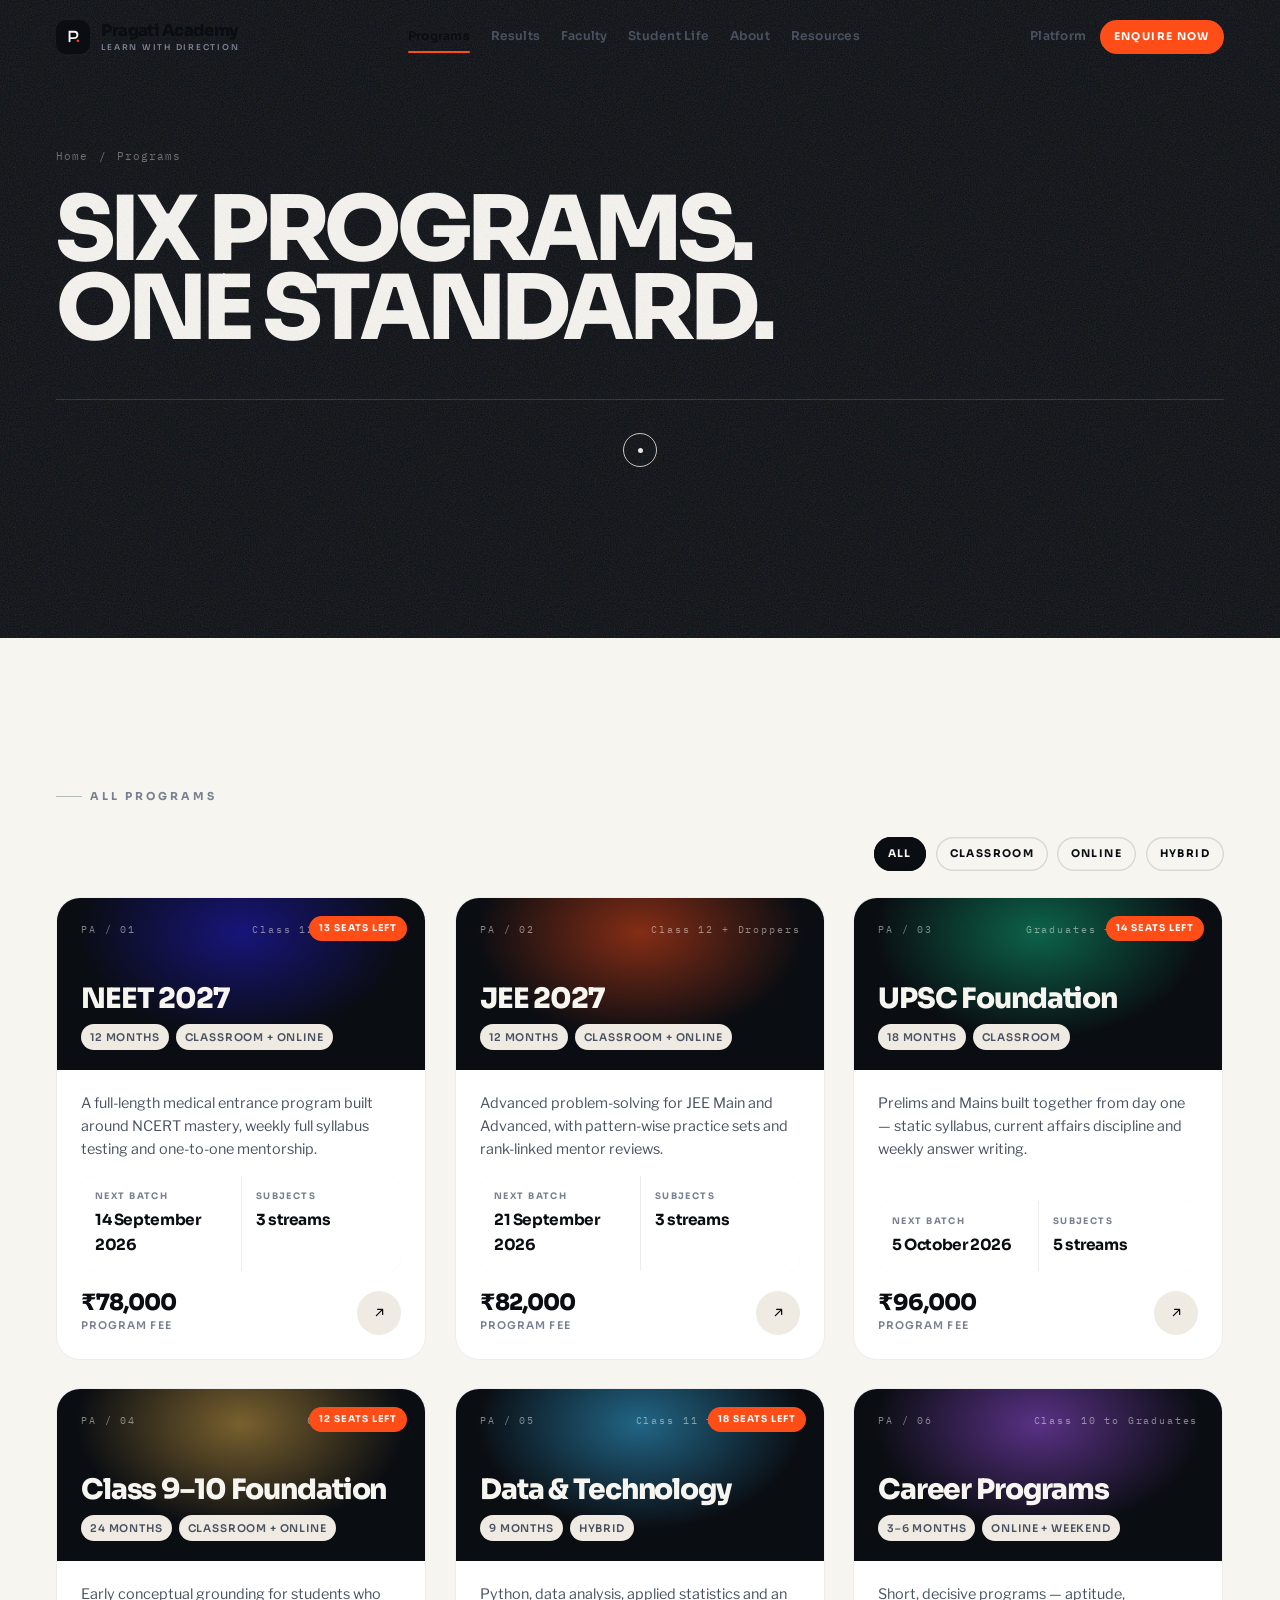
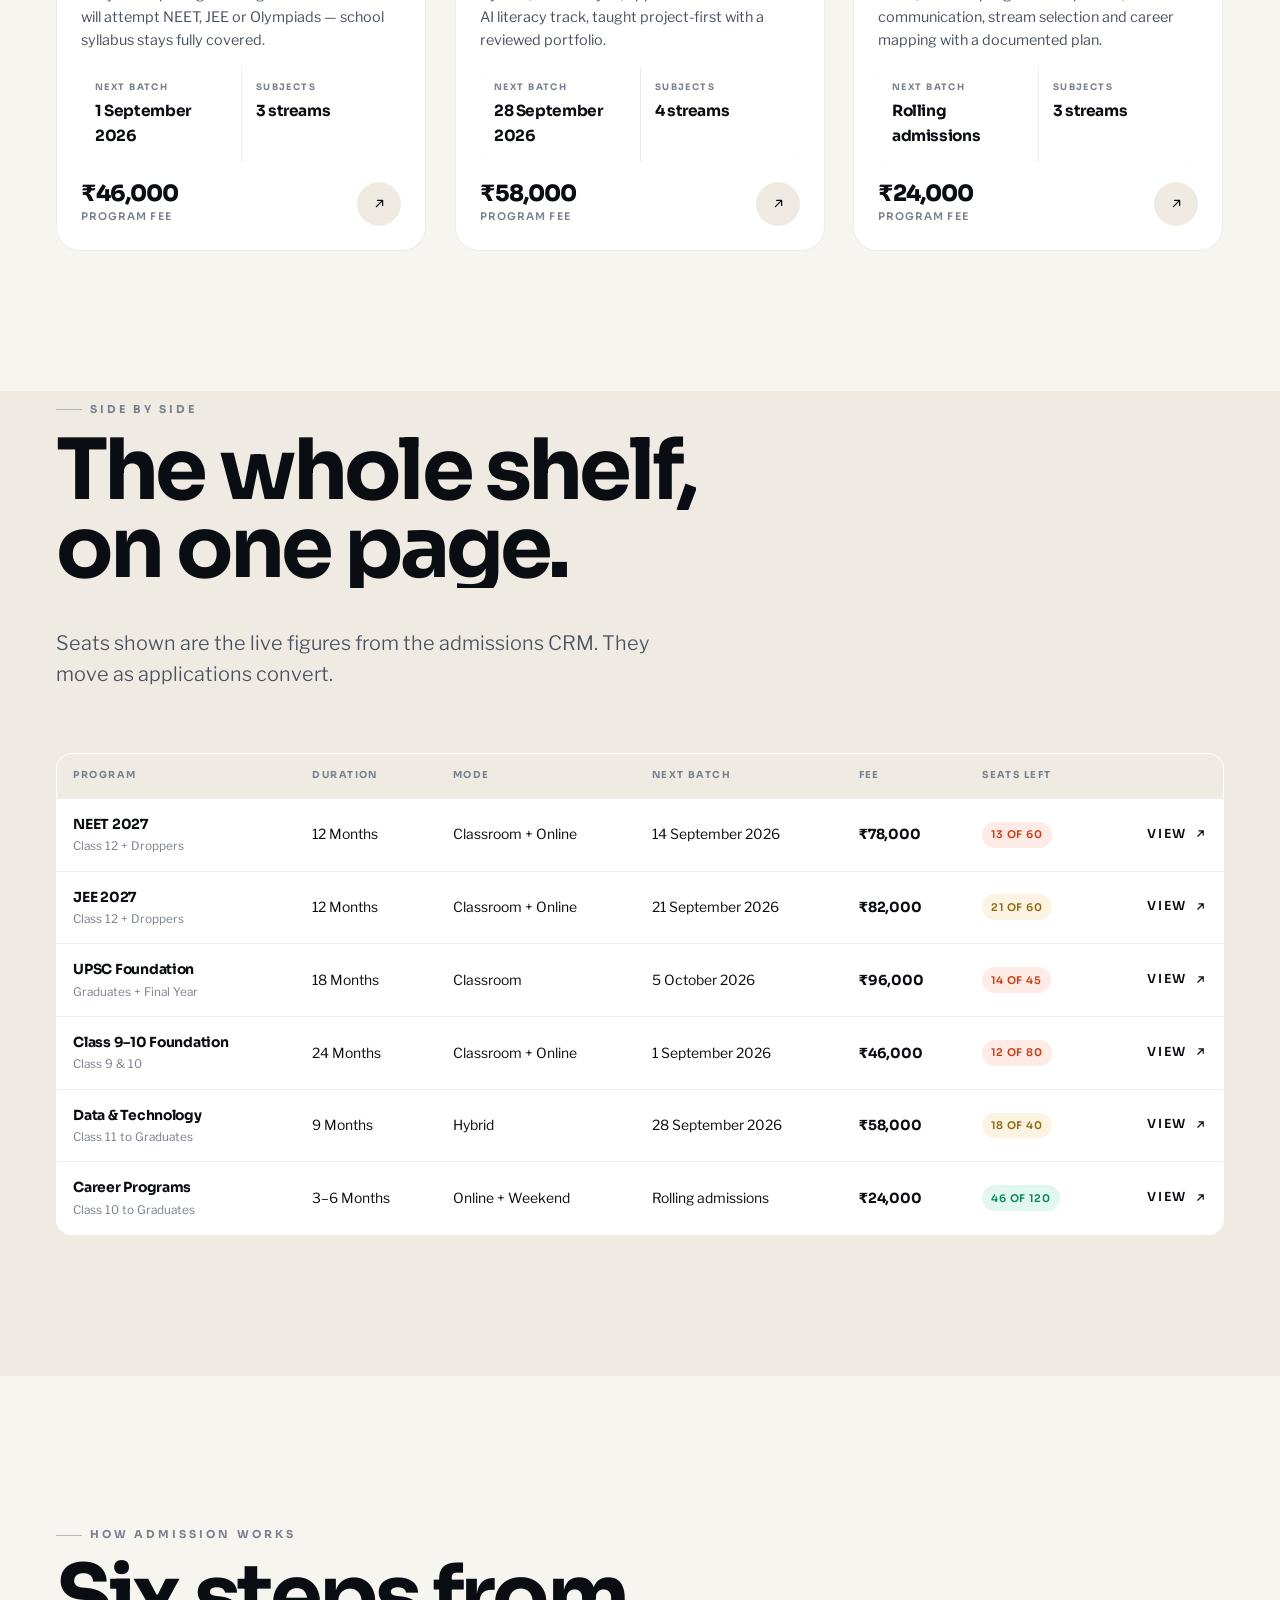
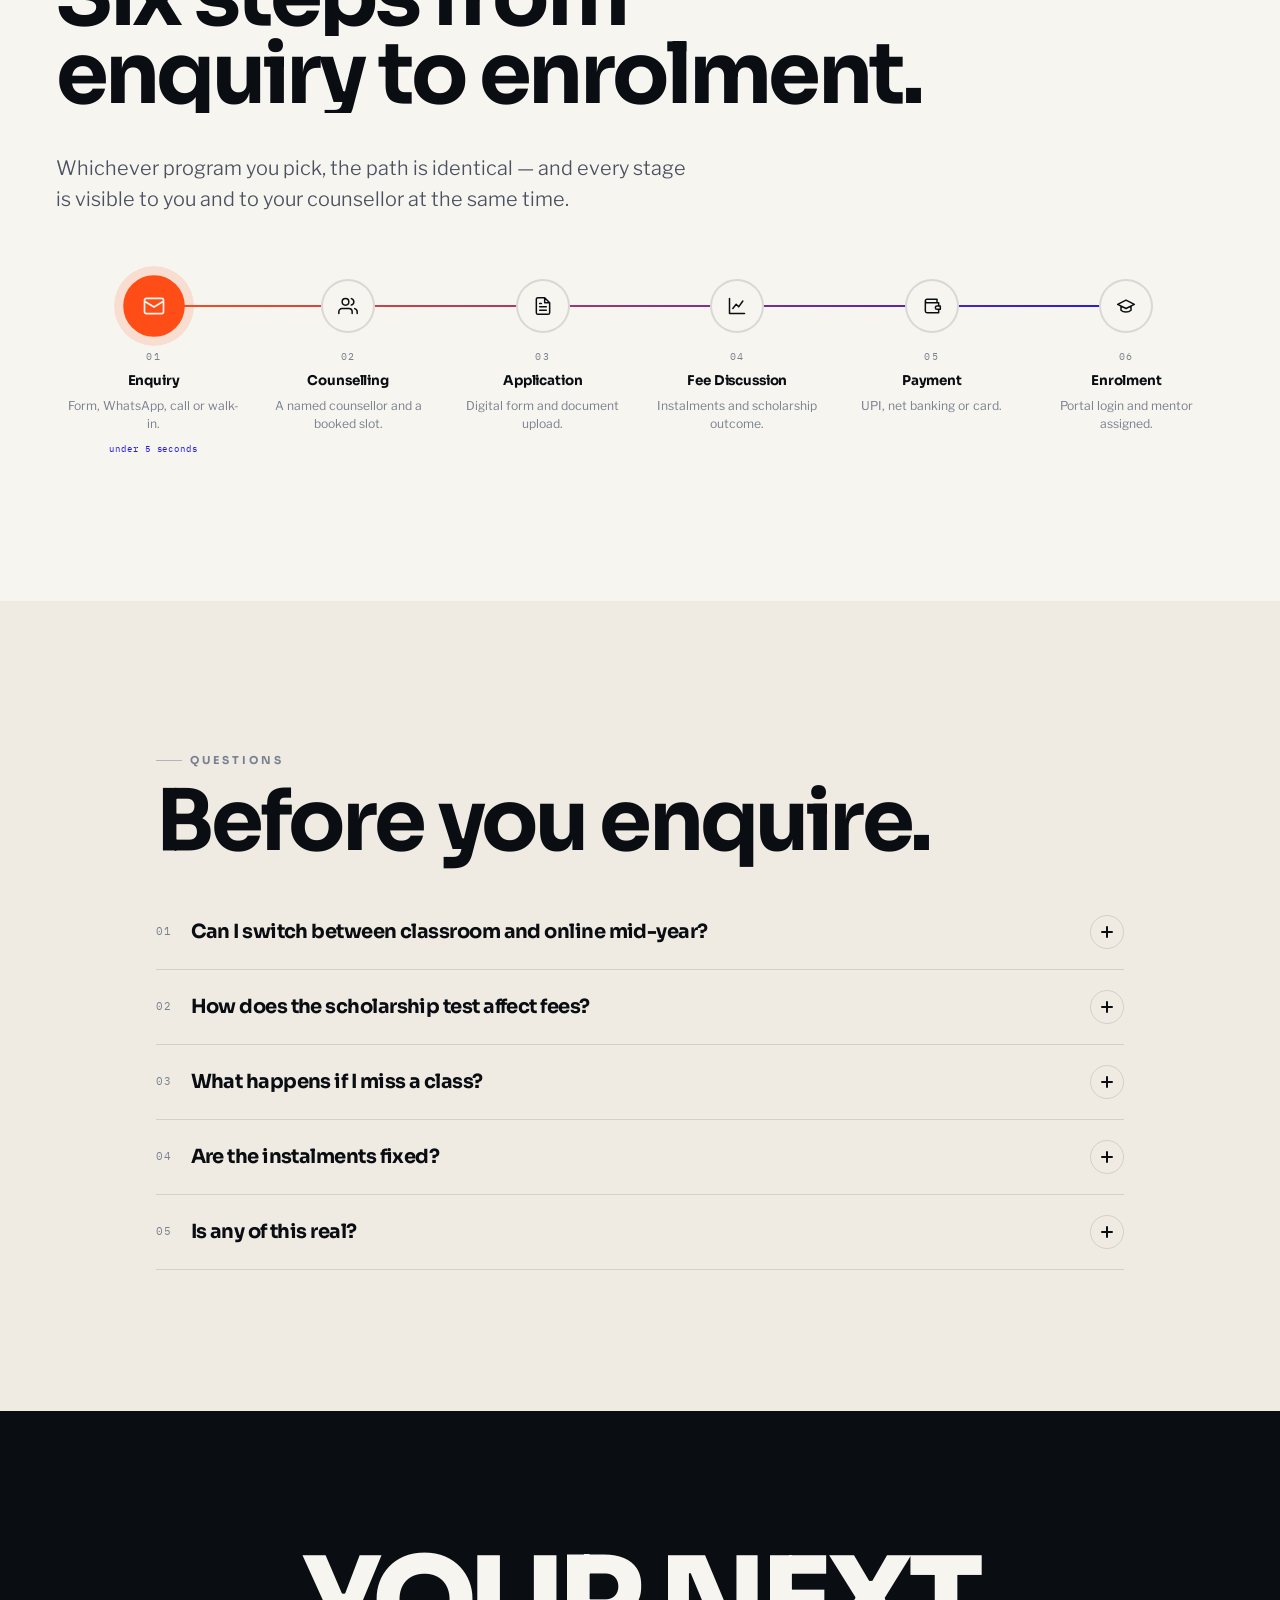
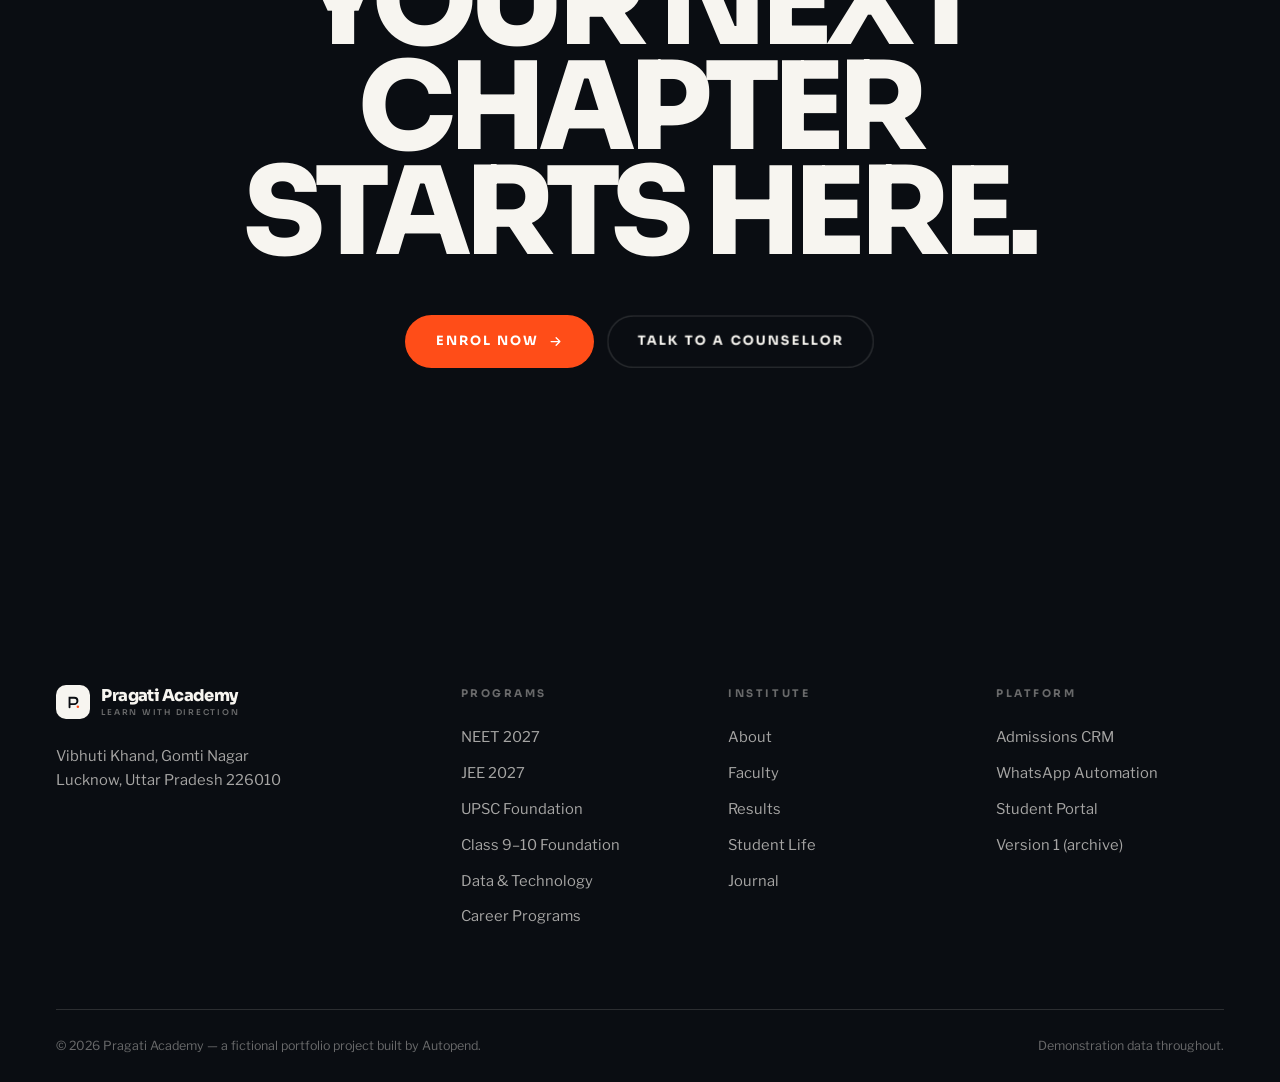
<file: programs.html>
<!DOCTYPE html>
<html lang="en">
<head>
<meta charset="utf-8">
<meta name="viewport" content="width=device-width, initial-scale=1, viewport-fit=cover">
<title>Programs — NEET, JEE, UPSC &amp; Foundation | Pragati Academy</title>
<meta name="description" content="Six structured programs at Pragati Academy, Lucknow — NEET 2027, JEE 2027, UPSC Foundation, Class 9–10 Foundation, Data &amp; Technology and Career Programs.">
<meta name="theme-color" content="#0A0D12">
<link rel="preconnect" href="https://fonts.googleapis.com">
<link rel="preconnect" href="https://fonts.gstatic.com" crossorigin>
<link href="https://fonts.googleapis.com/css2?family=Sora:wght@400;600;700;800&family=Libre+Franklin:wght@300;400;500;600&family=IBM+Plex+Mono:wght@400;500&display=swap" rel="stylesheet">
<link rel="stylesheet" href="assets/css/base.css">
<link rel="stylesheet" href="assets/css/site.css">
<link rel="stylesheet" href="assets/css/charts.css">
<link rel="icon" href="data:image/svg+xml,%3Csvg xmlns='http://www.w3.org/2000/svg' viewBox='0 0 32 32'%3E%3Crect width='32' height='32' rx='8' fill='%230A0D12'/%3E%3Cpath d='M10 23V9h7a4.5 4.5 0 0 1 0 9h-7' stroke='%23F7F5F0' stroke-width='2.6' fill='none' stroke-linecap='round'/%3E%3C/svg%3E">
</head>
<body>

<div class="curtain" aria-hidden="true"><i></i><i></i><i></i><i></i><i></i></div>
<div class="scroll-prog" aria-hidden="true"></div>

<header class="nav">
  <div class="wrap nav-in">
    <a href="index.html" class="brand" aria-label="Pragati Academy — home">
      <span class="brand-mark">
        <svg viewBox="0 0 24 24" fill="none" aria-hidden="true">
          <path d="M7 18V6h6a4 4 0 0 1 0 8H7" stroke="#F7F5F0" stroke-width="2.4" stroke-linecap="round"/>
          <circle cx="17.5" cy="17.5" r="1.6" fill="#FF4D18"/>
        </svg>
      </span>
      <span class="brand-txt">
        <span class="brand-name">Pragati Academy</span>
        <span class="brand-sub">LEARN WITH DIRECTION</span>
      </span>
    </a>
    <nav class="nav-links" aria-label="Primary">
      <a class="nav-link" href="programs.html"><span class="nl-clip"><span class="nl-flip" data-t="Programs">Programs</span></span></a>
      <a class="nav-link" href="index.html#results"><span class="nl-clip"><span class="nl-flip" data-t="Results">Results</span></span></a>
      <a class="nav-link" href="index.html#faculty"><span class="nl-clip"><span class="nl-flip" data-t="Faculty">Faculty</span></span></a>
      <a class="nav-link" href="index.html#life"><span class="nl-clip"><span class="nl-flip" data-t="Student Life">Student Life</span></span></a>
      <a class="nav-link" href="index.html#about"><span class="nl-clip"><span class="nl-flip" data-t="About">About</span></span></a>
      <a class="nav-link" href="index.html#resources"><span class="nl-clip"><span class="nl-flip" data-t="Resources">Resources</span></span></a>
    </nav>
    <div class="nav-right">
      <div class="nav-drop">
        <button class="nav-link" aria-haspopup="true" aria-expanded="false"><span class="nl-clip"><span class="nl-flip" data-t="Platform">Platform</span></span></button>
        <div class="nav-panel">
          <a class="np-item" href="crm.html"><span class="np-ic"><i data-i="grid"></i></span><span><span class="np-t">Admissions CRM</span><span class="np-d">Leads, counselling, applications, enrolments</span></span></a>
          <a class="np-item" href="whatsapp.html"><span class="np-ic" style="background:#0FB981"><i data-i="chat"></i></span><span><span class="np-t">WhatsApp Automation</span><span class="np-d">Instant replies and a five-step follow-up engine</span></span></a>
          <a class="np-item" href="portal.html"><span class="np-ic" style="background:#FF4D18"><i data-i="cap"></i></span><span><span class="np-t">Student Portal &amp; ERP</span><span class="np-d">Attendance, performance, fees, mentorship</span></span></a>
        </div>
      </div>
      <a href="#" class="btn btn-accent btn-sm" data-enquire data-magnet="0.28">Enquire Now</a>
    </div>
    <button class="burger" aria-label="Open menu" aria-expanded="false"><i></i><i></i><i></i></button>
  </div>
</header>

<div class="mmenu">
  <nav aria-label="Mobile">
    <a class="mm-link" href="programs.html"><span class="mm-i">01</span>Programs</a>
    <a class="mm-link" href="index.html#results"><span class="mm-i">02</span>Results</a>
    <a class="mm-link" href="index.html#faculty"><span class="mm-i">03</span>Faculty</a>
    <a class="mm-link" href="index.html#life"><span class="mm-i">04</span>Student Life</a>
    <a class="mm-link" href="index.html#about"><span class="mm-i">05</span>About</a>
    <a class="mm-link" href="index.html#resources"><span class="mm-i">06</span>Resources</a>
  </nav>
  <div class="mm-foot">
    <div class="foot-h">The platform behind it</div>
    <div class="mm-apps">
      <a class="mm-app" href="crm.html">CRM</a>
      <a class="mm-app" href="whatsapp.html">WhatsApp</a>
      <a class="mm-app" href="portal.html">Portal</a>
    </div>
  </div>
</div>

<main>

<section class="pd-hero on-dark">
  <div class="hero-field" aria-hidden="true"><span class="hero-blob b1"></span><span class="hero-blob b2"></span><span class="hero-blob b3"></span></div>
  <div class="grain" aria-hidden="true"></div>
  <div class="wrap rel">
    <div class="pd-crumb"><a href="index.html">Home</a> <span>/</span> <span>Programs</span></div>
    <h1 class="pd-title" data-split="line" data-stagger="100" data-hero><span>Six programs.</span><span>One standard.</span></h1>
    <div class="hero-bot" style="margin-top:clamp(26px,4vw,50px)">
      <p class="hero-sup" data-hero style="opacity:0;transform:translateY(20px);transition:.9s var(--ease) .4s">
        Every program below publishes its batch date, its fee and its live seat count. Filter by what
        you are preparing for, or by how you want to attend.
      </p>
      <div class="hero-acts" data-hero style="opacity:0;transform:translateY(20px);transition:.9s var(--ease) .5s">
        <a href="#grid" class="btn btn-accent btn-lg" data-magnet="0.3">Compare programs <i data-i="arrowDown" class="ico"></i></a>
        <a href="#" class="btn btn-ghost btn-lg" data-enquire data-magnet="0.3">Talk to a counsellor</a>
      </div>
    </div>
  </div>
</section>

<section class="section" id="grid">
  <div class="wrap">
    <div class="section-head" style="margin-bottom:26px">
      <div>
        <span class="eyebrow" data-rise>All programs</span>
        <h2 class="d3 mt-s" data-rise>Filter by stream and mode</h2>
      </div>
      <div class="flex gap-s wrapf" data-rise id="progFilters">
        <button class="btn btn-ghost btn-sm active" data-filter="all">All</button>
        <button class="btn btn-ghost btn-sm" data-filter="Classroom">Classroom</button>
        <button class="btn btn-ghost btn-sm" data-filter="Online">Online</button>
        <button class="btn btn-ghost btn-sm" data-filter="Hybrid">Hybrid</button>
      </div>
    </div>
    <div class="grid g3" id="programGrid" style="align-items:stretch"></div>
  </div>
</section>

<!-- Comparison table -->
<section class="section" style="background:var(--paper-2);padding-top:0">
  <div class="wrap">
    <div class="section-head">
      <div>
        <span class="eyebrow" data-rise>Side by side</span>
        <h2 class="d2 mt-s" data-rise data-split="line" data-stagger="90"><span>The whole shelf,</span><span>on one page.</span></h2>
      </div>
      <p class="lede" data-rise style="--d:140ms">
        Seats shown are the live figures from the admissions CRM. They move as applications convert.
      </p>
    </div>
    <div class="sched-wrap" data-rise>
      <table class="sched" style="background:var(--white)">
        <thead>
          <tr><th>Program</th><th>Duration</th><th>Mode</th><th>Next batch</th><th>Fee</th><th>Seats left</th><th></th></tr>
        </thead>
        <tbody id="compareBody"></tbody>
      </table>
    </div>
  </div>
</section>

<!-- Admission flow -->
<section class="section flow">
  <div class="wrap">
    <div class="section-head">
      <div>
        <span class="eyebrow" data-rise>How admission works</span>
        <h2 class="d2 mt-s" data-rise data-split="line" data-stagger="90"><span>Six steps from</span><span>enquiry to enrolment.</span></h2>
      </div>
      <p class="lede" data-rise style="--d:140ms">
        Whichever program you pick, the path is identical — and every stage is visible to you and
        to your counsellor at the same time.
      </p>
    </div>
    <div class="flow-track" data-seq="760" data-seq-loop>
      <div class="fstep" data-step><div class="fstep-dot"><i data-i="mail"></i></div><div class="fstep-body"><div class="fstep-n">01</div><div class="fstep-t">Enquiry</div><div class="fstep-d">Form, WhatsApp, call or walk-in.</div><span class="fstep-time">under 5 seconds</span></div></div>
      <div class="fstep" data-step><div class="fstep-dot"><i data-i="users"></i></div><div class="fstep-body"><div class="fstep-n">02</div><div class="fstep-t">Counselling</div><div class="fstep-d">A named counsellor and a booked slot.</div><span class="fstep-time">within 48 hours</span></div></div>
      <div class="fstep" data-step><div class="fstep-dot"><i data-i="file"></i></div><div class="fstep-body"><div class="fstep-n">03</div><div class="fstep-t">Application</div><div class="fstep-d">Digital form and document upload.</div><span class="fstep-time">same day</span></div></div>
      <div class="fstep" data-step><div class="fstep-dot"><i data-i="chart"></i></div><div class="fstep-body"><div class="fstep-n">04</div><div class="fstep-t">Fee Discussion</div><div class="fstep-d">Instalments and scholarship outcome.</div><span class="fstep-time">transparent</span></div></div>
      <div class="fstep" data-step><div class="fstep-dot"><i data-i="wallet"></i></div><div class="fstep-body"><div class="fstep-n">05</div><div class="fstep-t">Payment</div><div class="fstep-d">UPI, net banking or card.</div><span class="fstep-time">instant receipt</span></div></div>
      <div class="fstep" data-step><div class="fstep-dot"><i data-i="cap"></i></div><div class="fstep-body"><div class="fstep-n">06</div><div class="fstep-t">Enrolment</div><div class="fstep-d">Portal login and mentor assigned.</div><span class="fstep-time">day one ready</span></div></div>
    </div>
  </div>
</section>

<!-- FAQ -->
<section class="section" style="background:var(--paper-2)">
  <div class="wrap wrap-tight">
    <span class="eyebrow" data-rise>Questions</span>
    <h2 class="d2 mt-s" data-rise style="margin-bottom:34px">Before you enquire.</h2>
    <div data-acc data-rise>
      <div class="acc-item" data-acc-item>
        <button class="acc-head" data-acc-head aria-expanded="false"><span class="acc-n">01</span><span class="acc-t">Can I switch between classroom and online mid-year?</span><span class="acc-ic"></span></button>
        <div class="acc-panel" data-acc-panel><div class="acc-inner"><p class="acc-li">Yes, once per academic year and with two weeks' notice. Hybrid programs allow it any time — attendance is counted the same either way, and the recorded session library stays available.</p></div></div>
      </div>
      <div class="acc-item" data-acc-item>
        <button class="acc-head" data-acc-head aria-expanded="false"><span class="acc-n">02</span><span class="acc-t">How does the scholarship test affect fees?</span><span class="acc-ic"></span></button>
        <div class="acc-panel" data-acc-panel><div class="acc-inner"><p class="acc-li">The test runs on 31 August. Scoring bands reduce the program fee by 10%, 20% or 30%. It is the only route to a discount — there is no negotiated pricing, and the published fee is the fee.</p></div></div>
      </div>
      <div class="acc-item" data-acc-item>
        <button class="acc-head" data-acc-head aria-expanded="false"><span class="acc-n">03</span><span class="acc-t">What happens if I miss a class?</span><span class="acc-ic"></span></button>
        <div class="acc-panel" data-acc-panel><div class="acc-inner"><p class="acc-li">The session recording appears in the student portal the same evening, your mentor is notified, and the missed chapter is flagged on your plan until the make-up work is submitted.</p></div></div>
      </div>
      <div class="acc-item" data-acc-item>
        <button class="acc-head" data-acc-head aria-expanded="false"><span class="acc-n">04</span><span class="acc-t">Are the instalments fixed?</span><span class="acc-ic"></span></button>
        <div class="acc-panel" data-acc-panel><div class="acc-inner"><p class="acc-li">Two instalments are standard. A three-part plan is available on request during the fee discussion, with the final date never later than 10 January of the exam year.</p></div></div>
      </div>
      <div class="acc-item" data-acc-item>
        <button class="acc-head" data-acc-head aria-expanded="false"><span class="acc-n">05</span><span class="acc-t">Is any of this real?</span><span class="acc-ic"></span></button>
        <div class="acc-panel" data-acc-panel><div class="acc-inner"><p class="acc-li">No. Pragati Academy is a fictional brand created as a portfolio project by Autopend. Every program, faculty member, result and student record on this site is demonstration content built to show how the full system would work.</p></div></div>
      </div>
    </div>
  </div>
</section>

<section class="section dark fcta">
  <div class="hero-field" aria-hidden="true" style="filter:blur(90px);opacity:.42"><span class="hero-blob b1"></span><span class="hero-blob b2"></span><span class="hero-blob b3"></span></div>
  <div class="wrap rel">
    <h2 class="fcta-h" data-rise data-split="line" data-stagger="110"><span>Your next chapter</span><span>starts here.</span></h2>
    <div class="fcta-acts" data-rise style="--d:280ms">
      <a href="#" class="btn btn-accent btn-lg" data-enquire data-magnet="0.3">Enrol Now <i data-i="arrow" class="ico"></i></a>
      <a href="#" class="btn btn-ghost btn-lg" data-enquire data-magnet="0.3">Talk to a Counsellor</a>
    </div>
  </div>
</section>

</main>

<footer class="footer">
  <div class="wrap">
    <div class="foot-grid">
      <div>
        <a href="index.html" class="brand" style="color:var(--paper)">
          <span class="brand-mark" style="background:var(--paper)">
            <svg viewBox="0 0 24 24" fill="none" aria-hidden="true"><path d="M7 18V6h6a4 4 0 0 1 0 8H7" stroke="#0A0D12" stroke-width="2.4" stroke-linecap="round"/><circle cx="17.5" cy="17.5" r="1.6" fill="#FF4D18"/></svg>
          </span>
          <span class="brand-txt"><span class="brand-name">Pragati Academy</span><span class="brand-sub" style="color:var(--text-inv-mute)">LEARN WITH DIRECTION</span></span>
        </a>
        <p class="mt-m" style="color:var(--text-inv-soft);max-width:36ch;font-size:.92rem">Vibhuti Khand, Gomti Nagar<br>Lucknow, Uttar Pradesh 226010</p>
      </div>
      <div><div class="foot-h">Programs</div><a class="foot-l" href="program.html?p=neet-2027">NEET 2027</a><a class="foot-l" href="program.html?p=jee-2027">JEE 2027</a><a class="foot-l" href="program.html?p=upsc-foundation">UPSC Foundation</a><a class="foot-l" href="program.html?p=foundation-9-10">Class 9–10 Foundation</a><a class="foot-l" href="program.html?p=data-technology">Data &amp; Technology</a><a class="foot-l" href="program.html?p=career-programs">Career Programs</a></div>
      <div><div class="foot-h">Institute</div><a class="foot-l" href="index.html#about">About</a><a class="foot-l" href="index.html#faculty">Faculty</a><a class="foot-l" href="index.html#results">Results</a><a class="foot-l" href="index.html#life">Student Life</a><a class="foot-l" href="index.html#resources">Journal</a></div>
      <div><div class="foot-h">Platform</div><a class="foot-l" href="crm.html">Admissions CRM</a><a class="foot-l" href="whatsapp.html">WhatsApp Automation</a><a class="foot-l" href="portal.html">Student Portal</a><a class="foot-l" href="v1/index.html" data-no-trans>Version 1 (archive)</a></div>
    </div>
  </div>
  <div class="wrap"><div class="foot-bot"><span>© 2026 Pragati Academy — a fictional portfolio project built by Autopend.</span><span>Demonstration data throughout.</span></div></div>
</footer>

<div class="sticky-cta">
  <a href="#" class="btn btn-accent" data-enquire>Enquire Now</a>
  <a href="tel:+915220000000" class="btn btn-ghost" style="flex:0 0 54px;padding-inline:0" aria-label="Call"><i data-i="phone" class="ico"></i></a>
</div>

<div class="modal" role="dialog" aria-modal="true" aria-label="Enquiry form">
  <div class="modal-bg"></div>
  <div class="modal-box">
    <button class="modal-x" aria-label="Close"><i data-i="close"></i></button>
    <span class="eyebrow">Admissions 2027</span>
    <h3 class="d3 mt-s">Talk to a counsellor.</h3>
    <p style="color:var(--text-soft);margin-top:12px;font-size:.94rem">In this demo the submission is recorded locally and appears as a new lead — nothing is transmitted.</p>
    <form novalidate>
      <div class="form-grid">
        <div class="form-row">
          <div class="field"><label for="f-name">Student name</label><input id="f-name" name="name" required placeholder="Aditya Verma"></div>
          <div class="field"><label for="f-phone">Phone</label><input id="f-phone" name="phone" type="tel" required placeholder="+91 98••• •••••"></div>
        </div>
        <div class="form-row">
          <div class="field"><label for="f-program">Program</label><select id="f-program" name="program"><option>NEET 2027</option><option>JEE 2027</option><option>UPSC Foundation</option><option>Class 9–10 Foundation</option><option>Data &amp; Technology</option><option>Career Programs</option></select></div>
          <div class="field"><label for="f-city">City</label><input id="f-city" name="city" placeholder="Lucknow"></div>
        </div>
        <div class="field"><label for="f-msg">What would you like to know?</label><textarea id="f-msg" name="msg" placeholder="Batch timings, fee structure, scholarship test…"></textarea></div>
        <button type="submit" class="btn btn-accent btn-lg" style="width:100%">Submit Enquiry</button>
      </div>
    </form>
    <div class="form-ok">
      <div class="ok-tick"><svg viewBox="0 0 24 24"><path d="M4 12.5 9 17.5 20 6.5"/></svg></div>
      <h3 class="d4">Thanks, <span data-ok-name>there</span>.</h3>
      <p style="color:var(--text-soft);margin-top:10px">Added to the demo CRM as a new lead. Open the <a href="crm.html" style="color:var(--indigo);text-decoration:underline">Admissions CRM</a> to see it.</p>
    </div>
  </div>
</div>

<script src="assets/js/data.js"></script>
<script src="assets/js/ui.js"></script>
<script src="assets/js/charts.js"></script>
<script src="assets/js/motion.js"></script>
<script src="assets/js/site.js"></script>
<script src="assets/js/programs.js"></script>
</body>
</html>
</file>
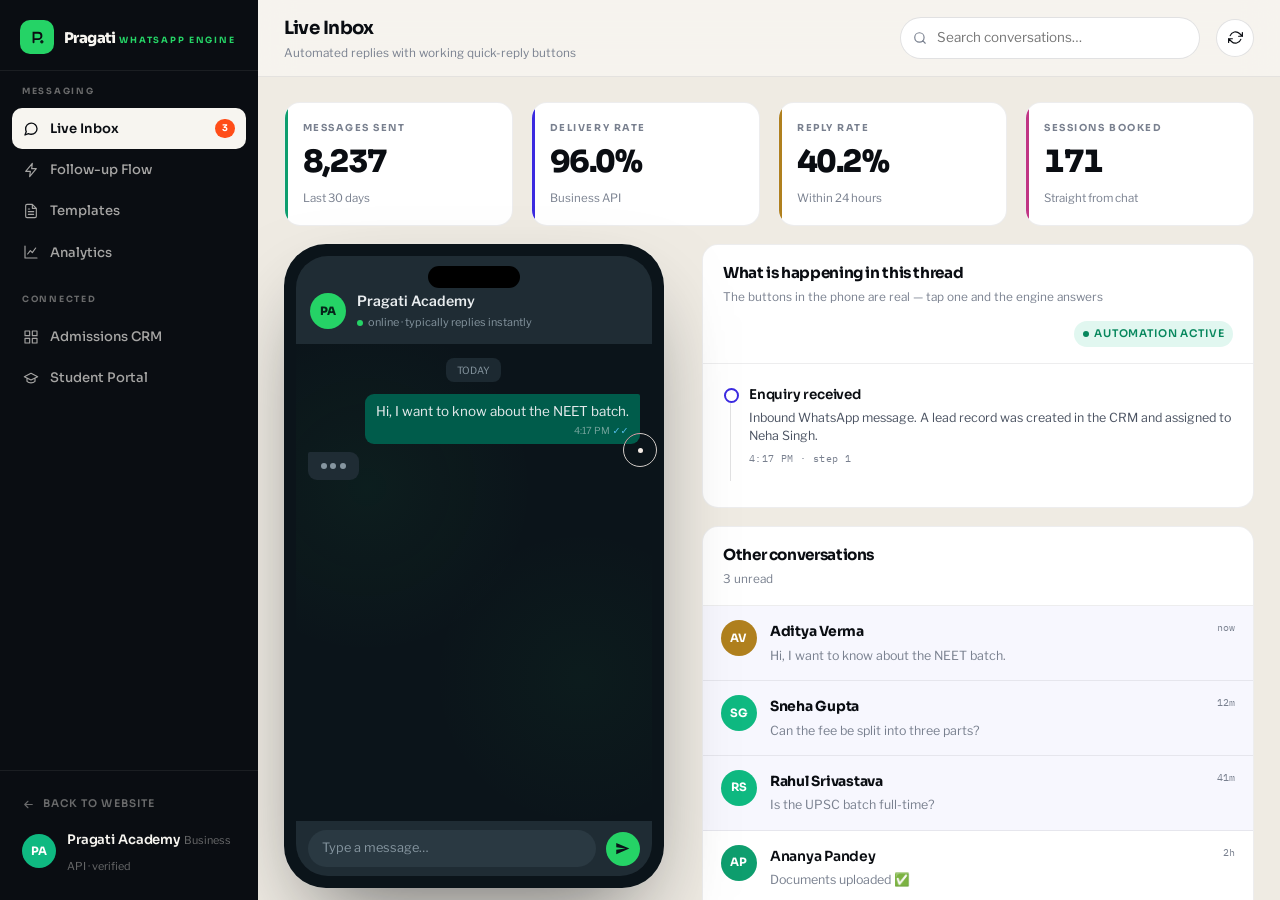
<file: whatsapp.html>
<!DOCTYPE html>
<html lang="en">
<head>
<meta charset="utf-8">
<meta name="viewport" content="width=device-width, initial-scale=1, viewport-fit=cover">
<title>WhatsApp Automation | Pragati Academy</title>
<meta name="description" content="WhatsApp automation demo — instant enquiry replies, quick-reply buttons and a five-step follow-up sequence for Pragati Academy admissions.">
<meta name="theme-color" content="#0A0D12">
<meta name="robots" content="noindex">
<link rel="preconnect" href="https://fonts.googleapis.com">
<link rel="preconnect" href="https://fonts.gstatic.com" crossorigin>
<link href="https://fonts.googleapis.com/css2?family=Sora:wght@400;600;700;800&family=Libre+Franklin:wght@300;400;500;600&family=IBM+Plex+Mono:wght@400;500&display=swap" rel="stylesheet">
<link rel="stylesheet" href="assets/css/base.css">
<link rel="stylesheet" href="assets/css/site.css">
<link rel="stylesheet" href="assets/css/charts.css">
<link rel="stylesheet" href="assets/css/app.css">
<link rel="icon" href="data:image/svg+xml,%3Csvg xmlns='http://www.w3.org/2000/svg' viewBox='0 0 32 32'%3E%3Crect width='32' height='32' rx='8' fill='%230FB981'/%3E%3Cpath d='M10 23V9h7a4.5 4.5 0 0 1 0 9h-7' stroke='%23fff' stroke-width='2.6' fill='none' stroke-linecap='round'/%3E%3C/svg%3E">
</head>
<body class="app">

<div class="app-shell">

  <aside class="app-side">
    <div class="side-head">
      <div class="side-brand">
        <span class="brand-mark" style="background:#25D366">
          <svg viewBox="0 0 24 24" fill="none" aria-hidden="true">
            <path d="M7 18V6h6a4 4 0 0 1 0 8H7" stroke="#06251A" stroke-width="2.4" stroke-linecap="round"/>
            <circle cx="17.5" cy="17.5" r="1.6" fill="#06251A"/>
          </svg>
        </span>
        <span>
          <span class="brand-name" style="font-size:.92rem">Pragati</span>
          <span class="side-app" style="color:#25D366">WhatsApp Engine</span>
        </span>
      </div>
    </div>

    <nav class="side-nav" aria-label="WhatsApp engine">
      <div class="side-group">
        <div class="side-lab">Messaging</div>
        <button class="side-i on" data-view="inbox"><i data-i="chat"></i>Live Inbox<span class="badge">3</span></button>
        <button class="side-i" data-view="flow"><i data-i="zap"></i>Follow-up Flow</button>
        <button class="side-i" data-view="templates"><i data-i="file"></i>Templates</button>
        <button class="side-i" data-view="analytics"><i data-i="chart"></i>Analytics</button>
      </div>
      <div class="side-group">
        <div class="side-lab">Connected</div>
        <a class="side-i" href="crm.html"><i data-i="grid"></i>Admissions CRM</a>
        <a class="side-i" href="portal.html"><i data-i="cap"></i>Student Portal</a>
      </div>
    </nav>

    <div class="side-foot">
      <a class="side-back" href="index.html"><i data-i="arrowL"></i>Back to website</a>
      <div class="side-user">
        <span class="avatar" style="background:#0FB981">PA</span>
        <span style="min-width:0">
          <span class="side-un">Pragati Academy</span>
          <span class="side-ur">Business API · verified</span>
        </span>
      </div>
    </div>
  </aside>

  <div class="app-main">
    <header class="app-top">
      <button class="icon-btn app-burger" aria-label="Open menu"><i data-i="menu"></i></button>
      <div>
        <div class="app-title" id="viewTitle">Live Inbox</div>
        <div class="app-sub" id="viewSub">Automated replies with working quick-reply buttons</div>
      </div>
      <div class="app-search">
        <i data-i="search"></i>
        <input type="search" placeholder="Search conversations…" aria-label="Search conversations">
      </div>
      <button class="icon-btn" id="replayBtn" aria-label="Replay conversation"><i data-i="refresh"></i></button>
    </header>

    <div class="app-body">
      <section class="view on" data-view-pane="inbox" id="v-inbox"></section>
      <section class="view" data-view-pane="flow" id="v-flow"></section>
      <section class="view" data-view-pane="templates" id="v-templates"></section>
      <section class="view" data-view-pane="analytics" id="v-analytics"></section>
    </div>
  </div>
</div>

<script src="assets/js/data.js"></script>
<script src="assets/js/ui.js"></script>
<script src="assets/js/charts.js"></script>
<script src="assets/js/motion.js"></script>
<script src="assets/js/whatsapp.js"></script>
</body>
</html>
</file>
<file: assets/css/base.css>
/* ==========================================================================
   PRAGATI ACADEMY — Design System
   Foundation: tokens, reset, type scale, controls, chrome, motion primitives
   ========================================================================== */

/* ---------- Tokens ---------------------------------------------------- */
:root {
  /* Ink & paper */
  --ink:            #0A0D12;
  --ink-2:          #141922;
  --ink-3:          #1E2430;
  --ink-line:       #2A3140;
  --paper:          #F7F5F0;
  --paper-2:        #EFEBE3;
  --paper-3:        #E4DED3;
  --white:          #FFFFFF;

  /* Brand */
  --indigo:         #241CE0;
  --indigo-lift:    #4A3FFF;
  --indigo-deep:    #150F8F;
  --vermilion:      #FF4D18;
  --vermilion-soft: #FF7A4D;
  --mint:           #0FB981;
  --gold:           #E8B44A;
  --sky:            #38BDF8;
  --plum:           #A855F7;

  /* Semantic text */
  --text:           #0A0D12;
  --text-soft:      #4A5261;
  --text-mute:      #79808F;
  --text-inv:       #F7F5F0;
  --text-inv-soft:  rgba(247, 245, 240, .66);
  --text-inv-mute:  rgba(247, 245, 240, .40);

  /* Lines */
  --line:           rgba(10, 13, 18, .12);
  --line-soft:      rgba(10, 13, 18, .07);
  --line-inv:       rgba(247, 245, 240, .14);
  --line-inv-soft:  rgba(247, 245, 240, .07);

  /* Type */
  --display: 'Sora', 'Segoe UI', system-ui, sans-serif;
  --body:    'Libre Franklin', 'Segoe UI', system-ui, sans-serif;
  --mono:    'IBM Plex Mono', ui-monospace, 'Cascadia Mono', monospace;

  /* Rhythm */
  --gutter: clamp(20px, 4.4vw, 64px);
  --maxw: 1400px;
  --sect: clamp(88px, 11vw, 168px);
  --r-s: 8px;
  --r-m: 16px;
  --r-l: 24px;
  --r-xl: 34px;

  /* Motion */
  --ease:      cubic-bezier(.22, 1, .36, 1);
  --ease-io:   cubic-bezier(.65, .02, .28, 1);
  --ease-out:  cubic-bezier(.16, 1, .3, 1);
  --spring:    cubic-bezier(.34, 1.56, .64, 1);
  --t-fast: .28s;
  --t-mid:  .55s;
  --t-slow: .9s;

  /* Elevation */
  --sh-s: 0 1px 2px rgba(10,13,18,.05), 0 4px 14px rgba(10,13,18,.05);
  --sh-m: 0 2px 6px rgba(10,13,18,.05), 0 16px 40px -12px rgba(10,13,18,.14);
  --sh-l: 0 4px 12px rgba(10,13,18,.06), 0 40px 90px -24px rgba(10,13,18,.28);
  --sh-glow: 0 20px 60px -18px rgba(36, 28, 224, .5);
}

/* ---------- Reset ----------------------------------------------------- */
*, *::before, *::after { box-sizing: border-box; }
* { margin: 0; padding: 0; }

html {
  -webkit-text-size-adjust: 100%;
  scroll-behavior: smooth;
  scroll-padding-top: 96px;
}

body {
  font-family: var(--body);
  font-size: 16.5px;
  line-height: 1.62;
  color: var(--text);
  background: var(--paper);
  -webkit-font-smoothing: antialiased;
  -moz-osx-font-smoothing: grayscale;
  text-rendering: optimizeLegibility;
  overflow-x: hidden;
  font-variant-ligatures: common-ligatures;
}

img, svg, video, canvas { display: block; max-width: 100%; }
button, input, select, textarea { font: inherit; color: inherit; }
button { background: none; border: 0; cursor: pointer; }
a { color: inherit; text-decoration: none; }
ul, ol { list-style: none; }
table { border-collapse: collapse; width: 100%; }
:focus-visible { outline: 2px solid var(--indigo); outline-offset: 3px; border-radius: 3px; }

::selection { background: var(--indigo); color: #fff; }

/* ---------- Scrollbar ------------------------------------------------- */
* { scrollbar-width: thin; scrollbar-color: rgba(10,13,18,.22) transparent; }
::-webkit-scrollbar { width: 10px; height: 10px; }
::-webkit-scrollbar-track { background: transparent; }
::-webkit-scrollbar-thumb { background: rgba(10,13,18,.18); border-radius: 20px; border: 3px solid transparent; background-clip: content-box; }
::-webkit-scrollbar-thumb:hover { background: rgba(10,13,18,.34); background-clip: content-box; }
.on-dark ::-webkit-scrollbar-thumb, .dark ::-webkit-scrollbar-thumb { background: rgba(247,245,240,.2); background-clip: content-box; }

/* ---------- Typography ------------------------------------------------ */
h1, h2, h3, h4, h5, .display {
  font-family: var(--display);
  font-weight: 700;
  letter-spacing: -.035em;
  line-height: .96;
  text-wrap: balance;
}

.d1 { font-size: clamp(3.4rem, 12.5vw, 12rem); font-weight: 800; letter-spacing: -.055em; line-height: .84; }
.d2 { font-size: clamp(2.6rem, 6.6vw, 6.2rem); font-weight: 700; letter-spacing: -.045em; line-height: .92; }
.d3 { font-size: clamp(2rem, 4vw, 3.4rem); font-weight: 700; letter-spacing: -.04em; line-height: 1.0; }
.d4 { font-size: clamp(1.4rem, 2.2vw, 2rem); font-weight: 700; letter-spacing: -.03em; line-height: 1.12; }
.d5 { font-size: clamp(1.1rem, 1.5vw, 1.32rem); font-weight: 600; letter-spacing: -.02em; line-height: 1.25; }

.lede {
  font-size: clamp(1.06rem, 1.55vw, 1.36rem);
  line-height: 1.55;
  color: var(--text-soft);
  max-width: 62ch;
  font-weight: 350;
}
.on-dark .lede, .dark .lede { color: var(--text-inv-soft); }

.eyebrow {
  font-family: var(--display);
  font-size: .68rem;
  font-weight: 700;
  letter-spacing: .28em;
  text-transform: uppercase;
  color: var(--text-mute);
  display: inline-flex;
  align-items: center;
  gap: .7em;
}
.eyebrow::before {
  content: '';
  width: 26px; height: 1px;
  background: currentColor;
  opacity: .5;
}
.eyebrow.no-rule::before { display: none; }
.on-dark .eyebrow, .dark .eyebrow { color: var(--text-inv-mute); }
.eyebrow.accent { color: var(--vermilion); }

.num { font-variant-numeric: tabular-nums; font-feature-settings: 'tnum' 1; }
.mono { font-family: var(--mono); font-size: .78rem; letter-spacing: .02em; }

/* ---------- Layout ---------------------------------------------------- */
.wrap { width: 100%; max-width: var(--maxw); margin-inline: auto; padding-inline: var(--gutter); }
.wrap-tight { max-width: 1080px; }
.section { padding-block: var(--sect); position: relative; }
.section-sm { padding-block: clamp(56px, 7vw, 96px); }

.grid { display: grid; gap: clamp(18px, 2.2vw, 34px); }
.g2 { grid-template-columns: repeat(2, 1fr); }
.g3 { grid-template-columns: repeat(3, 1fr); }
.g4 { grid-template-columns: repeat(4, 1fr); }
.g12 { grid-template-columns: repeat(12, 1fr); }

.flex { display: flex; }
.between { justify-content: space-between; }
.center { align-items: center; }
.wrapf { flex-wrap: wrap; }
.gap-s { gap: 10px; } .gap-m { gap: 20px; } .gap-l { gap: 36px; }

.dark { background: var(--ink); color: var(--text-inv); }
.dark h1, .dark h2, .dark h3, .dark h4 { color: var(--text-inv); }

.section-head { display: flex; align-items: flex-end; justify-content: space-between; gap: 40px; margin-bottom: clamp(38px, 5vw, 72px); flex-wrap: wrap; }
.section-head .lede { max-width: 46ch; }

/* Editorial hairline that draws in */
.rule { height: 1px; background: var(--line); transform-origin: left; }
.dark .rule, .on-dark .rule { background: var(--line-inv); }
[data-draw] { transform: scaleX(0); }
[data-draw].in { transform: scaleX(1); transition: transform 1.1s var(--ease); }

/* ---------- Buttons --------------------------------------------------- */
.btn {
  --bg: var(--ink);
  --fg: var(--paper);
  position: relative;
  display: inline-flex;
  align-items: center;
  justify-content: center;
  gap: .7em;
  padding: 1.06em 1.9em;
  font-family: var(--display);
  font-size: .74rem;
  font-weight: 700;
  letter-spacing: .16em;
  text-transform: uppercase;
  color: var(--fg);
  background: var(--bg);
  border-radius: 100px;
  overflow: hidden;
  isolation: isolate;
  white-space: nowrap;
  transition: color .4s var(--ease), transform .5s var(--spring), box-shadow .5s var(--ease);
  will-change: transform;
}
.btn::before {
  content: '';
  position: absolute;
  inset: 0;
  background: var(--indigo);
  border-radius: inherit;
  transform: translateY(101%);
  transition: transform .55s var(--ease);
  z-index: -1;
}
.btn:hover::before { transform: translateY(0); }
.btn:hover { color: #fff; box-shadow: var(--sh-glow); }
.btn:active { transform: scale(.97); }

.btn-accent { --bg: var(--vermilion); --fg: #fff; }
.btn-accent::before { background: var(--ink); }
.btn-indigo { --bg: var(--indigo); --fg: #fff; }
.btn-indigo::before { background: var(--vermilion); }

.btn-ghost {
  --bg: transparent;
  --fg: var(--ink);
  box-shadow: inset 0 0 0 1.4px var(--line);
}
.btn-ghost::before { background: var(--ink); }
.btn-ghost:hover { color: var(--paper); box-shadow: inset 0 0 0 1.4px var(--ink); }
.on-dark .btn-ghost, .dark .btn-ghost { --fg: var(--paper); box-shadow: inset 0 0 0 1.4px var(--line-inv); }
.on-dark .btn-ghost::before, .dark .btn-ghost::before { background: var(--paper); }
.on-dark .btn-ghost:hover, .dark .btn-ghost:hover { color: var(--ink); }

.btn-sm { padding: .78em 1.3em; font-size: .66rem; letter-spacing: .13em; }
.btn-lg { padding: 1.25em 2.4em; font-size: .8rem; }
.btn .ico { width: 15px; height: 15px; stroke: currentColor; fill: none; stroke-width: 2; transition: transform .45s var(--ease); }
.btn:hover .ico { transform: translateX(4px); }

/* Text link with underline sweep */
.link {
  position: relative;
  font-family: var(--display);
  font-weight: 600;
  font-size: .78rem;
  letter-spacing: .13em;
  text-transform: uppercase;
  display: inline-flex;
  align-items: center;
  gap: .55em;
  padding-bottom: 4px;
}
.link::after {
  content: '';
  position: absolute;
  left: 0; bottom: 0;
  width: 100%; height: 1.4px;
  background: currentColor;
  transform: scaleX(0);
  transform-origin: right;
  transition: transform .5s var(--ease);
}
.link:hover::after { transform: scaleX(1); transform-origin: left; }
.link .ico { width: 13px; height: 13px; stroke: currentColor; fill: none; stroke-width: 2.2; transition: transform .4s var(--ease); }
.link:hover .ico { transform: translateX(4px); }

/* ---------- Chips / pills --------------------------------------------- */
.chip {
  display: inline-flex;
  align-items: center;
  gap: .5em;
  padding: .42em .85em;
  border-radius: 100px;
  font-family: var(--display);
  font-size: .66rem;
  font-weight: 600;
  letter-spacing: .08em;
  text-transform: uppercase;
  background: var(--paper-2);
  color: var(--text-soft);
  white-space: nowrap;
}
.chip-dot::before { content: ''; width: 6px; height: 6px; border-radius: 50%; background: currentColor; }
.chip-indigo { background: rgba(36,28,224,.09); color: var(--indigo); }
.chip-verm   { background: rgba(255,77,24,.11); color: #D63A0C; }
.chip-mint   { background: rgba(15,185,129,.12); color: #07875D; }
.chip-gold   { background: rgba(232,180,74,.16); color: #93690B; }
.chip-sky    { background: rgba(56,189,248,.14); color: #0272A3; }
.chip-plum   { background: rgba(168,85,247,.13); color: #7A28C9; }
.on-dark .chip, .dark .chip { background: rgba(247,245,240,.08); color: var(--text-inv-soft); }
.on-dark .chip-mint, .dark .chip-mint { background: rgba(15,185,129,.16); color: #4DE3B4; }
.on-dark .chip-verm, .dark .chip-verm { background: rgba(255,77,24,.18); color: #FF8F6B; }
.on-dark .chip-indigo, .dark .chip-indigo { background: rgba(74,63,255,.24); color: #A9A2FF; }
.on-dark .chip-gold, .dark .chip-gold { background: rgba(232,180,74,.18); color: #F0CD86; }
.on-dark .chip-sky, .dark .chip-sky { background: rgba(56,189,248,.18); color: #7DD3FC; }

/* ---------- Cards ----------------------------------------------------- */
.card {
  position: relative;
  background: var(--white);
  border-radius: var(--r-l);
  border: 1px solid var(--line-soft);
  overflow: hidden;
  transition: transform .6s var(--ease), box-shadow .6s var(--ease), border-color .6s var(--ease);
}
.card-hov:hover { transform: translateY(-6px); box-shadow: var(--sh-m); border-color: var(--line); }
.dark .card, .on-dark .card { background: var(--ink-2); border-color: var(--line-inv-soft); }

/* ==========================================================================
   MOTION PRIMITIVES
   ========================================================================== */

/* Fade + rise reveal */
[data-rise] {
  opacity: 0;
  transform: translate3d(0, 34px, 0);
  transition: opacity .95s var(--ease), transform .95s var(--ease);
  transition-delay: var(--d, 0ms);
}
[data-rise].in { opacity: 1; transform: none; }

/* Scale-in for media */
[data-zoom] { opacity: 0; transform: scale(.94); transition: opacity 1s var(--ease), transform 1.2s var(--ease); transition-delay: var(--d, 0ms); }
[data-zoom].in { opacity: 1; transform: none; }

/* Clip-reveal for imagery */
[data-clip] { clip-path: inset(0 0 100% 0); transition: clip-path 1.15s var(--ease); transition-delay: var(--d, 0ms); }
[data-clip].in { clip-path: inset(0 0 0% 0); }

/* Split-text line masks (built by motion.js) */
.sp-line { display: block; overflow: hidden; }
.sp-inner {
  display: block;
  transform: translate3d(0, 108%, 0) rotate(3deg);
  transform-origin: left top;
  transition: transform 1.05s var(--ease);
  transition-delay: var(--d, 0ms);
  will-change: transform;
}
.in > .sp-line > .sp-inner, .sp-line.in > .sp-inner { transform: none; }

/* Per-word stagger */
.sp-word { display: inline-block; overflow: hidden; vertical-align: top; }
.sp-word > i {
  display: inline-block;
  font-style: inherit;
  transform: translate3d(0, 105%, 0);
  transition: transform .95s var(--ease);
  transition-delay: var(--d, 0ms);
}
.in .sp-word > i { transform: none; }

/* Per-char */
.sp-char { display: inline-block; transform: translate3d(0, 60%, 0); opacity: 0; transition: transform .8s var(--ease), opacity .6s linear; transition-delay: var(--d, 0ms); }
.in .sp-char { transform: none; opacity: 1; }

@media (prefers-reduced-motion: reduce) {
  html { scroll-behavior: auto; }
  *, *::before, *::after {
    animation-duration: .001ms !important;
    animation-iteration-count: 1 !important;
    transition-duration: .001ms !important;
  }
  [data-rise], [data-zoom], [data-clip], .sp-inner, .sp-word > i, .sp-char {
    opacity: 1 !important; transform: none !important; clip-path: none !important;
  }
}

/* ==========================================================================
   CHROME — cursor, preloader, page transition, progress, nav, footer
   ========================================================================== */

/* Custom cursor */
.cursor, .cursor-dot {
  position: fixed;
  top: 0; left: 0;
  pointer-events: none;
  z-index: 9999;
  will-change: transform;
  mix-blend-mode: difference;
}
.cursor {
  width: 34px; height: 34px;
  margin: -17px 0 0 -17px;
  border: 1.4px solid rgba(255,255,255,.85);
  border-radius: 50%;
  transition: width .38s var(--ease), height .38s var(--ease), margin .38s var(--ease), background-color .38s var(--ease), border-color .38s var(--ease), opacity .3s;
  display: grid;
  place-items: center;
}
.cursor-dot {
  width: 5px; height: 5px;
  margin: -2.5px 0 0 -2.5px;
  background: #fff;
  border-radius: 50%;
  transition: opacity .3s, transform .2s;
}
.cursor .c-label {
  font-family: var(--display);
  font-size: .5rem;
  font-weight: 700;
  letter-spacing: .14em;
  color: #fff;
  opacity: 0;
  transform: scale(.6);
  transition: opacity .3s, transform .3s var(--spring);
  white-space: nowrap;
}
body.cur-hover .cursor { width: 66px; height: 66px; margin: -33px 0 0 -33px; background: rgba(255,255,255,.14); }
body.cur-hover .cursor-dot { opacity: 0; }
body.cur-label .cursor { width: 92px; height: 92px; margin: -46px 0 0 -46px; background: rgba(255,255,255,.92); border-color: transparent; mix-blend-mode: normal; }
body.cur-label .cursor .c-label { opacity: 1; transform: none; color: var(--ink); }
body.cur-label .cursor-dot { opacity: 0; }
@media (hover: none), (pointer: coarse) { .cursor, .cursor-dot { display: none !important; } }

/* Magnetic elements */
[data-magnet] { will-change: transform; }

/* Scroll progress bar */
.scroll-prog {
  position: fixed;
  top: 0; left: 0;
  height: 2.5px;
  width: 100%;
  transform-origin: left;
  transform: scaleX(0);
  background: linear-gradient(90deg, var(--vermilion), var(--indigo) 55%, var(--mint));
  z-index: 900;
}

/* Preloader */
.preloader {
  position: fixed;
  inset: 0;
  z-index: 10000;
  background: var(--ink);
  display: grid;
  place-items: center;
  transition: opacity .7s var(--ease), visibility .7s;
}
.preloader.done { opacity: 0; visibility: hidden; }
.pre-inner { text-align: center; width: min(360px, 70vw); }
.pre-mark {
  font-family: var(--display);
  font-size: clamp(1.6rem, 4vw, 2.4rem);
  font-weight: 800;
  letter-spacing: -.04em;
  color: var(--paper);
  overflow: hidden;
  display: block;
}
.pre-mark span { display: inline-block; animation: preIn .8s var(--ease) both; }
@keyframes preIn { from { transform: translateY(110%) } to { transform: none } }
.pre-bar { margin-top: 22px; height: 2px; background: rgba(247,245,240,.16); overflow: hidden; border-radius: 2px; }
.pre-bar i { display: block; height: 100%; width: 0%; background: var(--vermilion); transition: width .3s linear; }
.pre-pct { margin-top: 12px; font-family: var(--mono); font-size: .68rem; color: var(--text-inv-mute); letter-spacing: .1em; }

/* Page transition curtain */
.curtain {
  position: fixed;
  inset: 0;
  z-index: 9500;
  pointer-events: none;
  display: grid;
  grid-template-columns: repeat(5, 1fr);
}
.curtain i {
  background: var(--ink);
  transform: scaleY(0);
  transform-origin: bottom;
}
.curtain.out i { animation: curtainUp .62s var(--ease-io) forwards; }
.curtain.in  i { transform: scaleY(1); transform-origin: top; animation: curtainDown .62s var(--ease-io) forwards; }
.curtain.out i:nth-child(1), .curtain.in i:nth-child(1) { animation-delay: 0ms }
.curtain.out i:nth-child(2), .curtain.in i:nth-child(2) { animation-delay: 55ms }
.curtain.out i:nth-child(3), .curtain.in i:nth-child(3) { animation-delay: 110ms }
.curtain.out i:nth-child(4), .curtain.in i:nth-child(4) { animation-delay: 165ms }
.curtain.out i:nth-child(5), .curtain.in i:nth-child(5) { animation-delay: 220ms }
@keyframes curtainUp   { from { transform: scaleY(0) } to { transform: scaleY(1) } }
@keyframes curtainDown { from { transform: scaleY(1) } to { transform: scaleY(0) } }

/* ---------- Navigation ------------------------------------------------ */
.nav {
  position: fixed;
  top: 0; left: 0; right: 0;
  z-index: 800;
  padding: 18px 0;
  transition: padding .5s var(--ease), background-color .5s var(--ease), box-shadow .5s var(--ease), transform .55s var(--ease);
}
.nav::before {
  content: '';
  position: absolute; inset: 0;
  background: rgba(247,245,240,.82);
  backdrop-filter: blur(18px) saturate(150%);
  -webkit-backdrop-filter: blur(18px) saturate(150%);
  border-bottom: 1px solid var(--line-soft);
  opacity: 0;
  transition: opacity .5s var(--ease);
}
.nav.stuck { padding: 11px 0; }
.nav.stuck::before { opacity: 1; }
.nav.hide { transform: translateY(-105%); }
.nav-in { position: relative; display: flex; align-items: center; justify-content: space-between; gap: 24px; }

.brand { display: inline-flex; align-items: center; gap: 11px; flex-shrink: 0; }
.brand-mark {
  width: 34px; height: 34px;
  border-radius: 10px;
  background: var(--ink);
  display: grid; place-items: center;
  position: relative;
  overflow: hidden;
  transition: transform .6s var(--spring);
}
.brand:hover .brand-mark { transform: rotate(-8deg) scale(1.06); }
.brand-mark svg { width: 19px; height: 19px; }
.brand-txt { display: flex; flex-direction: column; line-height: 1; }
.brand-name { font-family: var(--display); font-weight: 800; font-size: 1.02rem; letter-spacing: -.035em; }
.brand-sub { font-family: var(--display); font-size: .5rem; font-weight: 600; letter-spacing: .22em; color: var(--text-mute); margin-top: 3.5px; }

.nav-links { display: flex; align-items: center; gap: clamp(6px, 1.3vw, 22px); }
.nav-link {
  position: relative;
  font-family: var(--display);
  font-size: .76rem;
  font-weight: 600;
  letter-spacing: .02em;
  padding: 9px 2px;
  color: var(--text-soft);
  transition: color .35s var(--ease);
  display: inline-block;
}
/* The clip window must be exactly one line tall — putting overflow:hidden on
   .nav-link instead lets its vertical padding expose the duplicate label. */
.nav-link .nl-clip { display: block; overflow: hidden; }
.nav-link .nl-flip {
  display: block;
  position: relative;
  white-space: nowrap;              /* a 2-line wrap would break translateY(-100%) */
  transition: transform .45s var(--ease);
}
.nav-link .nl-flip::after {
  content: attr(data-t);
  position: absolute;
  left: 0; top: 100%;
  width: 100%;
  color: var(--ink);
}
.nav-link:hover .nl-flip { transform: translateY(-100%); }
.nav-link.active { color: var(--ink); }
.nav-link.active::after {
  content: '';
  position: absolute;
  left: 2px; right: 2px; bottom: 3px;
  height: 2px;
  background: var(--vermilion);
  border-radius: 2px;
}

.nav-right { display: flex; align-items: center; gap: 12px; }

/* Platform dropdown */
.nav-drop { position: relative; }
.nav-panel {
  position: absolute;
  top: calc(100% + 14px);
  right: 0;
  width: 330px;
  background: var(--white);
  border: 1px solid var(--line-soft);
  border-radius: var(--r-m);
  box-shadow: var(--sh-l);
  padding: 9px;
  opacity: 0;
  visibility: hidden;
  transform: translateY(-8px) scale(.98);
  transform-origin: top right;
  transition: opacity .35s var(--ease), transform .45s var(--ease), visibility .35s;
}
.nav-drop:hover .nav-panel, .nav-drop:focus-within .nav-panel { opacity: 1; visibility: visible; transform: none; }
.np-item { display: flex; gap: 12px; align-items: flex-start; padding: 11px 12px; border-radius: 11px; transition: background-color .3s var(--ease); }
.np-item:hover { background: var(--paper-2); }
.np-ic { width: 32px; height: 32px; border-radius: 9px; display: grid; place-items: center; flex-shrink: 0; background: var(--ink); color: var(--paper); }
.np-ic svg { width: 15px; height: 15px; stroke: currentColor; fill: none; stroke-width: 1.9; }
.np-t { font-family: var(--display); font-weight: 700; font-size: .84rem; letter-spacing: -.01em; }
.np-d { font-size: .74rem; color: var(--text-mute); line-height: 1.4; margin-top: 1px; }

/* Burger */
.burger { display: none; width: 44px; height: 44px; border-radius: 50%; place-items: center; background: var(--ink); }
.burger i { display: block; width: 17px; height: 1.6px; background: var(--paper); transition: transform .45s var(--ease), opacity .3s; }
.burger i + i { margin-top: 4.6px; }
body.menu-open .burger i:nth-child(1) { transform: translateY(6.2px) rotate(45deg); }
body.menu-open .burger i:nth-child(2) { opacity: 0; }
body.menu-open .burger i:nth-child(3) { transform: translateY(-6.2px) rotate(-45deg); }

/* Mobile menu */
.mmenu {
  position: fixed;
  inset: 0;
  z-index: 790;
  background: var(--ink);
  color: var(--paper);
  padding: 100px var(--gutter) 40px;
  display: flex;
  flex-direction: column;
  justify-content: space-between;
  clip-path: circle(0% at calc(100% - 44px) 44px);
  transition: clip-path .8s var(--ease-io);
  overflow-y: auto;
}
body.menu-open .mmenu { clip-path: circle(150% at calc(100% - 44px) 44px); }
.mm-link {
  display: block;
  font-family: var(--display);
  font-size: clamp(1.9rem, 8vw, 3rem);
  font-weight: 700;
  letter-spacing: -.04em;
  padding: 7px 0;
  opacity: 0;
  transform: translateY(24px);
  transition: opacity .5s var(--ease), transform .6s var(--ease), color .3s;
}
body.menu-open .mm-link { opacity: 1; transform: none; }
.mm-link:hover { color: var(--vermilion); }
.mm-link .mm-i { font-family: var(--mono); font-size: .6rem; color: var(--text-inv-mute); vertical-align: super; margin-right: 10px; }
.mm-foot { border-top: 1px solid var(--line-inv); padding-top: 22px; margin-top: 34px; }
.mm-apps { display: grid; grid-template-columns: repeat(3, 1fr); gap: 10px; }
.mm-app { border: 1px solid var(--line-inv); border-radius: 12px; padding: 13px 12px; font-family: var(--display); font-size: .68rem; font-weight: 600; letter-spacing: .04em; text-align: center; transition: background-color .3s, color .3s; }
.mm-app:hover { background: var(--paper); color: var(--ink); }

/* Sticky mobile CTA */
.sticky-cta {
  position: fixed;
  left: 14px; right: 14px; bottom: 14px;
  z-index: 700;
  display: none;
  gap: 9px;
  transform: translateY(140%);
  transition: transform .6s var(--ease);
}
.sticky-cta.show { transform: none; }
.sticky-cta .btn { flex: 1; padding: 1.15em 1em; box-shadow: var(--sh-l); }

@media (max-width: 1080px) {
  .nav-links, .nav-drop, .nav-right .btn { display: none; }
  .burger { display: grid; }
  .sticky-cta { display: flex; }
  body { padding-bottom: 0; }
}

/* ---------- Footer ---------------------------------------------------- */
.footer { background: var(--ink); color: var(--text-inv); padding-top: clamp(64px, 8vw, 110px); overflow: hidden; }
.foot-cta { padding-bottom: clamp(60px, 8vw, 110px); border-bottom: 1px solid var(--line-inv); }
.foot-grid { display: grid; grid-template-columns: 1.6fr 1fr 1fr 1fr; gap: 40px; padding-block: clamp(46px, 6vw, 74px); }
.foot-h { font-family: var(--display); font-size: .66rem; font-weight: 700; letter-spacing: .24em; text-transform: uppercase; color: var(--text-inv-mute); margin-bottom: 18px; }
.foot-l { display: block; padding: 6px 0; color: var(--text-inv-soft); font-size: .92rem; transition: color .3s, transform .4s var(--ease); }
.foot-l:hover { color: var(--paper); transform: translateX(5px); }
.foot-bot { display: flex; justify-content: space-between; gap: 20px; flex-wrap: wrap; padding-block: 26px; border-top: 1px solid var(--line-inv); font-size: .78rem; color: var(--text-inv-mute); }
.foot-word {
  font-family: var(--display);
  font-weight: 800;
  font-size: clamp(3rem, 16vw, 15rem);
  letter-spacing: -.06em;
  line-height: .78;
  color: transparent;
  -webkit-text-stroke: 1px rgba(247,245,240,.16);
  white-space: nowrap;
  user-select: none;
  padding-bottom: 18px;
}

/* Demo notice band */
.demo-band {
  background: var(--ink-2);
  color: var(--text-inv-mute);
  font-size: .72rem;
  letter-spacing: .04em;
  padding: 13px 0;
  text-align: center;
  border-bottom: 1px solid var(--line-inv-soft);
}
.demo-band b { color: var(--gold); font-weight: 600; }

/* ---------- Utility --------------------------------------------------- */
.tac { text-align: center; }
.mxa { margin-inline: auto; }
.rel { position: relative; }
.ovh { overflow: hidden; }
.nowrap { white-space: nowrap; }
.sr {
  position: absolute; width: 1px; height: 1px;
  padding: 0; margin: -1px; overflow: hidden;
  clip: rect(0,0,0,0); white-space: nowrap; border: 0;
}
.mt-s { margin-top: 14px } .mt-m { margin-top: 26px } .mt-l { margin-top: 46px }

@media (max-width: 1080px) {
  .g4 { grid-template-columns: repeat(2, 1fr); }
  .g3 { grid-template-columns: repeat(2, 1fr); }
  .foot-grid { grid-template-columns: 1fr 1fr; }
}
@media (max-width: 680px) {
  .g2, .g3, .g4 { grid-template-columns: 1fr; }
  .foot-grid { grid-template-columns: 1fr; gap: 30px; }
  body { font-size: 16px; }
}
</file>
<file: assets/css/site.css>
/* ==========================================================================
   PRAGATI ACADEMY — Marketing site
   ========================================================================== */

/* ==========================================================================
   HERO
   ========================================================================== */
.hero {
  position: relative;
  min-height: 100svh;
  display: flex;
  align-items: flex-end;
  padding-top: 120px;
  padding-bottom: clamp(38px, 6vw, 76px);
  background: var(--ink);
  color: var(--text-inv);
  overflow: hidden;
  isolation: isolate;
}

/* Cinematic media layer — drop assets/media/hero.mp4 in and it plays;
   without it the animated field below carries the frame. */
.hero-media { position: absolute; inset: 0; z-index: 0; overflow: hidden; }
.hero-media video {
  width: 100%; height: 100%;
  object-fit: cover;
  opacity: .5;
  filter: saturate(.85) contrast(1.08);
  transform: scale(1.06);
}
.hero-media::after {
  content: '';
  position: absolute; inset: 0;
  background:
    linear-gradient(180deg, rgba(10,13,18,.86) 0%, rgba(10,13,18,.45) 38%, rgba(10,13,18,.92) 100%),
    linear-gradient(94deg, rgba(10,13,18,.94) 8%, rgba(10,13,18,.2) 62%);
}

/* Animated colour field (always on, sits under the video) */
.hero-field { position: absolute; inset: -18%; z-index: -1; filter: blur(64px); opacity: .78; }
.hero-blob { position: absolute; border-radius: 50%; mix-blend-mode: screen; }
.hero-blob.b1 { width: 46vw; height: 46vw; left: -6%; top: 4%;  background: radial-gradient(circle, #241CE0, transparent 66%); animation: drift1 22s ease-in-out infinite; }
.hero-blob.b2 { width: 40vw; height: 40vw; right: -4%; top: 18%; background: radial-gradient(circle, #FF4D18, transparent 66%); animation: drift2 27s ease-in-out infinite; }
.hero-blob.b3 { width: 34vw; height: 34vw; left: 34%; bottom: -12%; background: radial-gradient(circle, #0FB981, transparent 68%); animation: drift3 31s ease-in-out infinite; }
@keyframes drift1 { 0%,100% { transform: translate3d(0,0,0) scale(1) } 50% { transform: translate3d(9vw,7vh,0) scale(1.18) } }
@keyframes drift2 { 0%,100% { transform: translate3d(0,0,0) scale(1.1) } 50% { transform: translate3d(-8vw,10vh,0) scale(.9) } }
@keyframes drift3 { 0%,100% { transform: translate3d(0,0,0) scale(.95) } 50% { transform: translate3d(6vw,-9vh,0) scale(1.22) } }

/* Film grain */
.grain {
  position: absolute; inset: -200%;
  z-index: 2;
  pointer-events: none;
  opacity: .16;
  background-image: url("data:image/svg+xml,%3Csvg xmlns='http://www.w3.org/2000/svg' width='180' height='180'%3E%3Cfilter id='n'%3E%3CfeTurbulence type='fractalNoise' baseFrequency='.85' numOctaves='3'/%3E%3C/filter%3E%3Crect width='100%25' height='100%25' filter='url(%23n)'/%3E%3C/svg%3E");
  animation: grainShift 7s steps(9) infinite;
}
@keyframes grainShift {
  0%{transform:translate(0,0)} 10%{transform:translate(-4%,-4%)} 20%{transform:translate(-8%,3%)}
  30%{transform:translate(4%,-6%)} 40%{transform:translate(-3%,7%)} 50%{transform:translate(-8%,4%)}
  60%{transform:translate(6%,0)} 70%{transform:translate(0,6%)} 80%{transform:translate(3%,-3%)}
  90%{transform:translate(-4%,4%)} 100%{transform:translate(0,0)}
}

/* Fine editorial grid overlay */
.hero-grid {
  position: absolute; inset: 0; z-index: 1; pointer-events: none;
  background-image: linear-gradient(90deg, rgba(247,245,240,.055) 1px, transparent 1px);
  background-size: calc(100% / 6) 100%;
  mask-image: linear-gradient(180deg, transparent, #000 25%, #000 70%, transparent);
  -webkit-mask-image: linear-gradient(180deg, transparent, #000 25%, #000 70%, transparent);
}

.hero-in { position: relative; z-index: 3; width: 100%; }
.hero-top { display: flex; justify-content: space-between; align-items: flex-end; gap: 40px; flex-wrap: wrap; margin-bottom: clamp(28px, 4vw, 52px); }

.hero-h {
  font-family: var(--display);
  font-weight: 800;
  font-size: clamp(3.6rem, 13.5vw, 13.2rem);
  line-height: .82;
  letter-spacing: -.058em;
  text-transform: uppercase;
}
.hero-h .sp-inner { padding-bottom: .06em; }
.hero-h .hl-2 { padding-left: clamp(0px, 7vw, 130px); }
.hero-h .hl-3 { color: transparent; -webkit-text-stroke: 1.4px rgba(247,245,240,.72); }
.hero-h .hl-3 .fill { -webkit-text-stroke: 0; color: var(--paper); }

.hero-bot {
  display: grid;
  grid-template-columns: 1.05fr 1fr;
  gap: clamp(26px, 5vw, 80px);
  align-items: end;
  margin-top: clamp(30px, 4.6vw, 62px);
  padding-top: clamp(26px, 3.4vw, 44px);
  border-top: 1px solid var(--line-inv);
}
.hero-sup { font-size: clamp(1rem, 1.35vw, 1.24rem); line-height: 1.55; color: var(--text-inv-soft); max-width: 50ch; font-weight: 350; }
.hero-acts { display: flex; gap: 12px; flex-wrap: wrap; justify-content: flex-end; }

/* Live stat strip in hero */
.hero-stats { display: flex; gap: clamp(18px, 3vw, 46px); flex-wrap: wrap; margin-top: 30px; }
.hs { display: flex; flex-direction: column; gap: 3px; }
.hs b { font-family: var(--display); font-size: clamp(1.4rem, 2.4vw, 2.1rem); font-weight: 800; letter-spacing: -.045em; line-height: 1; }
.hs span { font-size: .69rem; letter-spacing: .13em; text-transform: uppercase; color: var(--text-inv-mute); font-family: var(--display); font-weight: 600; }

/* Scroll cue */
.scroll-cue {
  position: absolute;
  bottom: 22px; left: 50%;
  transform: translateX(-50%);
  z-index: 4;
  display: grid; justify-items: center; gap: 9px;
  font-family: var(--display); font-size: .56rem; font-weight: 700;
  letter-spacing: .26em; text-transform: uppercase;
  color: var(--text-inv-mute);
}
.scroll-cue i { display: block; width: 1px; height: 42px; background: linear-gradient(180deg, rgba(247,245,240,.5), transparent); position: relative; overflow: hidden; }
.scroll-cue i::after { content: ''; position: absolute; inset: 0; background: var(--vermilion); animation: cueRun 1.9s var(--ease-io) infinite; }
@keyframes cueRun { 0% { transform: translateY(-100%) } 60%,100% { transform: translateY(100%) } }

@media (max-width: 900px) {
  .hero-bot { grid-template-columns: 1fr; }
  .hero-acts { justify-content: flex-start; }
  .hero-h .hl-2 { padding-left: 0; }
  .scroll-cue { display: none; }
}

/* ==========================================================================
   MARQUEE TICKER
   ========================================================================== */
.marquee {
  overflow: hidden;
  display: flex;
  white-space: nowrap;
  padding-block: 22px;
  border-block: 1px solid var(--line);
  background: var(--paper);
}
.marquee > * {
  display: inline-flex;
  align-items: center;
  gap: 44px;
  padding-right: 44px;
  transform: translate3d(var(--mq, 0), 0, 0);
  flex-shrink: 0;
}
.marquee span {
  font-family: var(--display);
  font-size: clamp(1.1rem, 2.2vw, 1.9rem);
  font-weight: 700;
  letter-spacing: -.03em;
  text-transform: uppercase;
  display: inline-flex; align-items: center; gap: 44px;
}
.marquee .dotm { width: 8px; height: 8px; border-radius: 50%; background: var(--vermilion); flex-shrink: 0; }
.marquee.dark { background: var(--ink); color: var(--paper); border-color: var(--line-inv); }
.marquee.stroke span { color: transparent; -webkit-text-stroke: 1px currentColor; }

/* ==========================================================================
   SCROLL TYPOGRAPHY / MANIFESTO
   ========================================================================== */
.manifesto { position: relative; }
.mani-text {
  font-family: var(--display);
  font-weight: 700;
  font-size: clamp(1.75rem, 4.6vw, 4.2rem);
  line-height: 1.08;
  letter-spacing: -.042em;
  max-width: 20ch;
}
.mani-text .dim { color: var(--text-mute); }
.mani-text .hi { color: var(--vermilion); }
.mani-text .ul {
  position: relative;
  display: inline-block;
}
.mani-text .ul::after {
  content: '';
  position: absolute; left: 0; bottom: .08em;
  width: 100%; height: .07em;
  background: var(--indigo);
  transform: scaleX(0); transform-origin: left;
  transition: transform 1.1s var(--ease) .5s;
}
.in .mani-text .ul::after, .mani-text.in .ul::after { transform: scaleX(1); }

.mani-grid { display: grid; grid-template-columns: 1.4fr 1fr; gap: clamp(30px, 5vw, 80px); align-items: start; }
.mani-side { display: grid; gap: 26px; padding-top: 12px; }
.mani-pt { padding-left: 20px; border-left: 2px solid var(--vermilion); }
.mani-pt h4 { font-size: 1.02rem; margin-bottom: 6px; }
.mani-pt p { font-size: .92rem; color: var(--text-soft); line-height: 1.6; }
@media (max-width: 900px) { .mani-grid { grid-template-columns: 1fr; } }

/* ==========================================================================
   PROGRAM CARDS + CAROUSEL
   ========================================================================== */
.car { position: relative; }
.car-track {
  display: flex;
  gap: clamp(14px, 1.6vw, 24px);
  overflow-x: auto;
  scroll-snap-type: x mandatory;
  scroll-behavior: smooth;
  padding-bottom: 8px;
  scrollbar-width: none;
  cursor: grab;
}
.car-track::-webkit-scrollbar { display: none; }
.car-track.dragging { cursor: grabbing; scroll-behavior: auto; scroll-snap-type: none; }
.car-track > * { scroll-snap-align: start; flex: 0 0 clamp(280px, 30vw, 400px); }
.car-nav { display: flex; align-items: center; gap: 10px; }
.car-btn {
  width: 46px; height: 46px;
  border-radius: 50%;
  display: grid; place-items: center;
  border: 1.4px solid var(--line);
  transition: background-color .35s var(--ease), color .35s, border-color .35s, opacity .3s, transform .4s var(--spring);
}
.car-btn svg { width: 16px; height: 16px; stroke: currentColor; fill: none; stroke-width: 2; }
.car-btn:hover:not(:disabled) { background: var(--ink); color: var(--paper); border-color: var(--ink); transform: scale(1.08); }
.car-btn:disabled { opacity: .28; cursor: default; }
.car-rail { height: 2px; background: var(--line-soft); margin-top: 26px; overflow: hidden; border-radius: 2px; }
.car-rail i { display: block; height: 100%; background: var(--ink); transform-origin: left; transform: scaleX(0); transition: transform .25s var(--ease); }

.pcard {
  position: relative;
  display: flex;
  flex-direction: column;
  background: var(--white);
  border: 1px solid var(--line-soft);
  border-radius: var(--r-l);
  overflow: hidden;
  min-height: 430px;
  transition: transform .65s var(--ease), box-shadow .65s var(--ease), border-color .5s;
  will-change: transform;
}
.pcard:hover { transform: translateY(-8px); box-shadow: var(--sh-l); border-color: transparent; }
.pcard-top {
  position: relative;
  padding: 24px 24px 20px;
  background: var(--ink);
  color: var(--paper);
  overflow: hidden;
}
.pcard-top::before {
  content: '';
  position: absolute;
  inset: -60% -10% auto -10%;
  height: 200%;
  background: radial-gradient(60% 50% at var(--gx, 50%) var(--gy, 40%), var(--acc, #241CE0) 0%, transparent 62%);
  opacity: .5;
  transition: opacity .6s var(--ease);
}
.pcard:hover .pcard-top::before { opacity: .85; }
.pcard-code {
  position: relative;
  font-family: var(--mono);
  font-size: .64rem;
  letter-spacing: .18em;
  color: rgba(247,245,240,.5);
  display: flex; justify-content: space-between; align-items: center;
  margin-bottom: 46px;
}
.pcard-t { position: relative; font-family: var(--display); font-size: clamp(1.5rem, 2.2vw, 1.95rem); font-weight: 800; letter-spacing: -.04em; line-height: .98; }
.pcard-tag { position: relative; margin-top: 12px; display: flex; gap: 7px; flex-wrap: wrap; }
.pcard-body { padding: 22px 24px 24px; display: flex; flex-direction: column; flex: 1; gap: 16px; }
.pcard-desc { font-size: .9rem; color: var(--text-soft); line-height: 1.58; }
.pcard-meta { display: grid; grid-template-columns: 1fr 1fr; gap: 1px; background: var(--line-soft); border-radius: 12px; overflow: hidden; margin-top: auto; }
.pm { background: var(--white); padding: 13px 14px; }
.pm dt { font-family: var(--display); font-size: .56rem; font-weight: 700; letter-spacing: .16em; text-transform: uppercase; color: var(--text-mute); }
.pm dd { font-family: var(--display); font-size: .96rem; font-weight: 700; letter-spacing: -.025em; margin-top: 4px; }
.pcard-foot { display: flex; align-items: center; justify-content: space-between; gap: 14px; padding-top: 4px; }
.pcard-fee { display: flex; flex-direction: column; }
.pcard-fee b { font-family: var(--display); font-size: 1.4rem; font-weight: 800; letter-spacing: -.045em; line-height: 1; }
.pcard-fee span { font-size: .66rem; color: var(--text-mute); letter-spacing: .1em; text-transform: uppercase; font-family: var(--display); font-weight: 600; margin-top: 4px; }
.pcard-go {
  width: 44px; height: 44px; border-radius: 50%;
  background: var(--paper-2);
  display: grid; place-items: center;
  transition: background-color .4s var(--ease), color .4s, transform .5s var(--spring);
  flex-shrink: 0;
}
.pcard-go svg { width: 15px; height: 15px; stroke: currentColor; fill: none; stroke-width: 2; transition: transform .4s var(--ease); }
.pcard:hover .pcard-go { background: var(--ink); color: var(--paper); transform: rotate(45deg); }
.pcard-seats {
  position: absolute; top: 18px; right: 18px;
  font-family: var(--display); font-size: .58rem; font-weight: 700;
  letter-spacing: .1em; text-transform: uppercase;
  background: var(--vermilion); color: #fff;
  padding: 5px 10px; border-radius: 100px;
  z-index: 2;
}

/* ==========================================================================
   ADMISSION FLOW
   ========================================================================== */
.flow { position: relative; }
.flow-track {
  display: grid;
  grid-template-columns: repeat(6, 1fr);
  gap: 0;
  position: relative;
  margin-top: 20px;
}
.flow-track::before {
  content: '';
  position: absolute;
  left: 8%; right: 8%; top: 26px;
  height: 2px;
  background: var(--line);
}
.flow-track::after {
  content: '';
  position: absolute;
  left: 8%; top: 26px;
  height: 2px;
  width: 0;
  background: linear-gradient(90deg, var(--vermilion), var(--indigo));
  transition: width 3.4s var(--ease-io);
}
.flow-track.in::after { width: 84%; }
.fstep { position: relative; text-align: center; padding: 0 6px; }
.fstep-dot {
  width: 54px; height: 54px;
  margin: 0 auto 16px;
  border-radius: 50%;
  background: var(--paper);
  border: 2px solid var(--line);
  display: grid; place-items: center;
  position: relative;
  z-index: 2;
  transition: background-color .5s var(--ease), border-color .5s var(--ease), color .5s, transform .6s var(--spring);
}
.fstep-dot svg { width: 20px; height: 20px; stroke: currentColor; fill: none; stroke-width: 1.8; }
.fstep.active .fstep-dot { background: var(--ink); border-color: var(--ink); color: var(--paper); }
.fstep.current .fstep-dot { transform: scale(1.14); background: var(--vermilion); border-color: var(--vermilion); box-shadow: 0 0 0 8px rgba(255,77,24,.14); }
.fstep-n { font-family: var(--mono); font-size: .6rem; color: var(--text-mute); letter-spacing: .14em; }
.fstep-t { font-family: var(--display); font-size: .84rem; font-weight: 700; letter-spacing: -.01em; margin-top: 6px; }
.fstep-d { font-size: .76rem; color: var(--text-mute); margin-top: 5px; line-height: 1.45; }
.fstep-time {
  display: inline-block;
  margin-top: 9px;
  font-family: var(--mono); font-size: .58rem;
  letter-spacing: .1em;
  color: var(--indigo);
  opacity: 0; transform: translateY(5px);
  transition: opacity .5s var(--ease), transform .5s var(--ease);
}
.fstep.active .fstep-time { opacity: 1; transform: none; }

@media (max-width: 900px) {
  /* CRM pipeline & flow become vertical stages on mobile */
  .flow-track { grid-template-columns: 1fr; gap: 4px; }
  .flow-track::before { left: 27px; right: auto; top: 10px; bottom: 10px; width: 2px; height: auto; }
  .flow-track::after { left: 27px; top: 10px; width: 2px; height: 0; background: linear-gradient(180deg, var(--vermilion), var(--indigo)); transition: height 3s var(--ease-io); }
  .flow-track.in::after { width: 2px; height: calc(100% - 20px); }
  .fstep { display: grid; grid-template-columns: 54px 1fr; gap: 16px; text-align: left; align-items: start; padding: 10px 0; }
  .fstep-dot { margin: 0; }
  .fstep-body { padding-top: 4px; }
}

/* ==========================================================================
   STATS BAND
   ========================================================================== */
.stats-band { display: grid; grid-template-columns: repeat(4, 1fr); gap: 1px; background: var(--line-inv); border-block: 1px solid var(--line-inv); }
.sb { background: var(--ink); padding: clamp(28px, 4vw, 48px) clamp(20px, 2.4vw, 34px); position: relative; overflow: hidden; }
.sb::after {
  content: ''; position: absolute; inset: auto 0 0 0; height: 2px;
  background: var(--vermilion); transform: scaleX(0); transform-origin: left;
  transition: transform 1.2s var(--ease);
}
.sb.in::after { transform: scaleX(1); }
.sb b { display: block; font-family: var(--display); font-size: clamp(2.3rem, 4.4vw, 4rem); font-weight: 800; letter-spacing: -.055em; line-height: 1; color: var(--paper); }
.sb span { display: block; margin-top: 12px; font-family: var(--display); font-size: .68rem; font-weight: 600; letter-spacing: .16em; text-transform: uppercase; color: var(--text-inv-mute); }
.sb p { margin-top: 10px; font-size: .82rem; color: var(--text-inv-soft); line-height: 1.5; }
@media (max-width: 780px) { .stats-band { grid-template-columns: 1fr 1fr; } }

/* ==========================================================================
   FACULTY
   ========================================================================== */
.fac-grid { display: grid; grid-template-columns: repeat(3, 1fr); gap: clamp(16px, 2vw, 28px); }
.fac {
  position: relative;
  border-radius: var(--r-l);
  overflow: hidden;
  background: var(--ink-2);
  color: var(--paper);
  aspect-ratio: 3 / 3.9;
  display: flex;
  align-items: flex-end;
  transition: transform .7s var(--ease);
}
.fac:hover { transform: translateY(-7px); }
.fac-portrait { position: absolute; inset: 0; }
.fac-portrait svg { width: 100%; height: 100%; }
.fac::after {
  content: '';
  position: absolute; inset: 0;
  background: linear-gradient(180deg, transparent 30%, rgba(10,13,18,.55) 62%, rgba(10,13,18,.95) 100%);
  transition: opacity .6s;
}
.fac-info { position: relative; z-index: 2; padding: 26px 24px; width: 100%; }
.fac-name { font-family: var(--display); font-size: 1.24rem; font-weight: 700; letter-spacing: -.03em; }
.fac-role { font-family: var(--display); font-size: .68rem; font-weight: 600; letter-spacing: .14em; text-transform: uppercase; color: var(--vermilion-soft); margin-top: 5px; }
.fac-stats {
  display: grid; grid-template-columns: repeat(3, 1fr); gap: 10px;
  margin-top: 18px; padding-top: 16px;
  border-top: 1px solid rgba(247,245,240,.16);
  max-height: 0; opacity: 0; overflow: hidden;
  transition: max-height .6s var(--ease), opacity .5s var(--ease), margin .6s, padding .6s;
}
.fac:hover .fac-stats, .fac:focus-within .fac-stats { max-height: 120px; opacity: 1; }
.fs-i b { display: block; font-family: var(--display); font-size: 1rem; font-weight: 700; letter-spacing: -.02em; }
.fs-i span { display: block; font-size: .58rem; letter-spacing: .1em; text-transform: uppercase; color: var(--text-inv-mute); margin-top: 3px; font-family: var(--display); font-weight: 600; }
@media (max-width: 860px) { .fac-grid { grid-template-columns: 1fr 1fr; } }
@media (max-width: 520px) { .fac-grid { grid-template-columns: 1fr; } .fac { aspect-ratio: 4/3.4 } .fac-stats { max-height: 120px; opacity: 1; } }

/* ==========================================================================
   RESULTS
   ========================================================================== */
.res-grid { display: grid; grid-template-columns: repeat(4, 1fr); gap: 1px; background: var(--line); border: 1px solid var(--line); border-radius: var(--r-l); overflow: hidden; }
.res {
  background: var(--paper);
  padding: clamp(26px, 3.4vw, 42px) clamp(20px, 2.4vw, 30px);
  position: relative;
  transition: background-color .5s var(--ease), color .5s;
  overflow: hidden;
}
.res:hover { background: var(--ink); color: var(--paper); }
.res-v { font-family: var(--display); font-size: clamp(2.2rem, 4vw, 3.4rem); font-weight: 800; letter-spacing: -.055em; line-height: 1; }
.res-l { font-family: var(--display); font-size: .68rem; font-weight: 600; letter-spacing: .15em; text-transform: uppercase; color: var(--text-mute); margin-top: 12px; transition: color .5s; }
.res:hover .res-l { color: var(--text-inv-mute); }
.res-n { font-size: .84rem; color: var(--text-soft); margin-top: 10px; transition: color .5s; }
.res:hover .res-n { color: var(--text-inv-soft); }
.res-demo {
  position: absolute; top: 14px; right: 14px;
  font-family: var(--mono); font-size: .52rem; letter-spacing: .14em;
  color: var(--gold);
  border: 1px solid rgba(232,180,74,.4);
  padding: 3px 7px; border-radius: 4px;
}
@media (max-width: 860px) { .res-grid { grid-template-columns: 1fr 1fr; } }

/* ==========================================================================
   TESTIMONIALS
   ========================================================================== */
.tst { display: flex; flex-direction: column; gap: 20px; background: var(--white); border: 1px solid var(--line-soft); border-radius: var(--r-l); padding: clamp(24px, 2.6vw, 34px); height: 100%; }
.tst-q { font-family: var(--display); font-size: clamp(1.02rem, 1.5vw, 1.24rem); font-weight: 600; line-height: 1.42; letter-spacing: -.022em; flex: 1; }
.tst-q::before { content: '“'; font-size: 2.4em; line-height: 0; vertical-align: -.34em; color: var(--vermilion); margin-right: .06em; }
.tst-who { display: flex; align-items: center; gap: 13px; padding-top: 18px; border-top: 1px solid var(--line-soft); }
.tst-av { width: 46px; height: 46px; border-radius: 50%; overflow: hidden; flex-shrink: 0; }
.tst-av svg { width: 100%; height: 100%; }
.tst-n { font-family: var(--display); font-weight: 700; font-size: .94rem; letter-spacing: -.02em; }
.tst-m { font-size: .76rem; color: var(--text-mute); margin-top: 2px; }
.tst-badge { margin-left: auto; }

/* ==========================================================================
   JOURNAL
   ========================================================================== */
.jr { display: grid; gap: 0; }
.jr-item {
  display: grid;
  grid-template-columns: 76px 1fr 200px 60px;
  gap: clamp(14px, 2.4vw, 40px);
  align-items: center;
  padding: clamp(22px, 2.6vw, 34px) 0;
  border-bottom: 1px solid var(--line);
  position: relative;
  transition: padding-left .55s var(--ease);
}
.jr-item:first-child { border-top: 1px solid var(--line); }
.jr-item::before {
  content: '';
  position: absolute; inset: 0 -24px;
  background: var(--ink);
  border-radius: 14px;
  transform: scaleX(.97) scaleY(.8);
  opacity: 0;
  transition: opacity .5s var(--ease), transform .55s var(--ease);
  z-index: -1;
}
.jr-item:hover::before { opacity: 1; transform: none; }
.jr-item:hover { padding-left: 22px; color: var(--paper); }
.jr-i { font-family: var(--mono); font-size: .66rem; color: var(--text-mute); letter-spacing: .12em; transition: color .4s; }
.jr-item:hover .jr-i { color: var(--vermilion-soft); }
.jr-t { font-family: var(--display); font-size: clamp(1.05rem, 1.9vw, 1.6rem); font-weight: 700; letter-spacing: -.032em; line-height: 1.14; }
.jr-m { font-size: .8rem; color: var(--text-mute); transition: color .4s; }
.jr-item:hover .jr-m { color: var(--text-inv-mute); }
.jr-go { width: 42px; height: 42px; border-radius: 50%; border: 1.3px solid var(--line); display: grid; place-items: center; justify-self: end; transition: all .45s var(--ease); }
.jr-go svg { width: 14px; height: 14px; stroke: currentColor; fill: none; stroke-width: 2; }
.jr-item:hover .jr-go { background: var(--vermilion); border-color: var(--vermilion); color: #fff; transform: rotate(-45deg); }
@media (max-width: 860px) {
  .jr-item { grid-template-columns: 44px 1fr 44px; }
  .jr-m { display: none; }
}

/* ==========================================================================
   PLATFORM SHOWCASE (product screens)
   ========================================================================== */
.plat { display: grid; grid-template-columns: repeat(3, 1fr); gap: clamp(16px, 2vw, 26px); }
.plat-c {
  position: relative;
  border-radius: var(--r-l);
  overflow: hidden;
  background: var(--ink-2);
  border: 1px solid var(--line-inv-soft);
  padding: 28px;
  display: flex;
  flex-direction: column;
  gap: 18px;
  min-height: 330px;
  transition: transform .6s var(--ease), border-color .5s, background-color .5s;
}
.plat-c:hover { transform: translateY(-8px); border-color: rgba(247,245,240,.24); }
.plat-c::before {
  content: '';
  position: absolute; inset: 0;
  background: radial-gradient(70% 60% at var(--gx,50%) var(--gy,0%), var(--acc, #241CE0), transparent 64%);
  opacity: .22;
  transition: opacity .6s;
}
.plat-c:hover::before { opacity: .42; }
.plat-ic { position: relative; width: 44px; height: 44px; border-radius: 13px; background: rgba(247,245,240,.1); display: grid; place-items: center; }
.plat-ic svg { width: 20px; height: 20px; stroke: var(--paper); fill: none; stroke-width: 1.7; }
.plat-t { position: relative; font-family: var(--display); font-size: 1.3rem; font-weight: 700; letter-spacing: -.032em; color: var(--paper); }
.plat-d { position: relative; font-size: .88rem; color: var(--text-inv-soft); line-height: 1.6; flex: 1; }
.plat-l { position: relative; display: inline-flex; align-items: center; gap: 8px; font-family: var(--display); font-size: .7rem; font-weight: 700; letter-spacing: .14em; text-transform: uppercase; color: var(--paper); }
.plat-l svg { width: 13px; height: 13px; stroke: currentColor; fill: none; stroke-width: 2.2; transition: transform .4s var(--ease); }
.plat-c:hover .plat-l svg { transform: translateX(5px); }
.plat-tags { position: relative; display: flex; gap: 6px; flex-wrap: wrap; }
@media (max-width: 900px) { .plat { grid-template-columns: 1fr; } }

/* ==========================================================================
   FINAL CTA
   ========================================================================== */
.fcta { position: relative; text-align: center; overflow: hidden; }
.fcta-h {
  font-family: var(--display);
  font-weight: 800;
  font-size: clamp(2.6rem, 9.5vw, 9rem);
  line-height: .86;
  letter-spacing: -.055em;
  text-transform: uppercase;
}
.fcta-acts { display: flex; gap: 13px; justify-content: center; flex-wrap: wrap; margin-top: clamp(30px, 4vw, 50px); }
.fcta-note { margin-top: 26px; font-size: .82rem; color: var(--text-inv-mute); }

/* ==========================================================================
   ENQUIRY FORM / MODAL
   ========================================================================== */
.modal {
  position: fixed; inset: 0; z-index: 9000;
  display: grid; place-items: center;
  padding: 20px;
  opacity: 0; visibility: hidden;
  transition: opacity .45s var(--ease), visibility .45s;
}
.modal.open { opacity: 1; visibility: visible; }
.modal-bg { position: absolute; inset: 0; background: rgba(10,13,18,.72); backdrop-filter: blur(7px); }
.modal-box {
  position: relative;
  width: min(560px, 100%);
  max-height: 90vh;
  overflow-y: auto;
  background: var(--paper);
  border-radius: var(--r-xl);
  padding: clamp(26px, 3.6vw, 42px);
  transform: translateY(28px) scale(.97);
  transition: transform .55s var(--ease);
  box-shadow: var(--sh-l);
}
.modal.open .modal-box { transform: none; }
.modal-x {
  position: absolute; top: 18px; right: 18px;
  width: 38px; height: 38px; border-radius: 50%;
  display: grid; place-items: center;
  background: var(--paper-2);
  transition: background-color .3s, transform .4s var(--spring);
}
.modal-x:hover { background: var(--ink); color: var(--paper); transform: rotate(90deg); }
.modal-x svg { width: 14px; height: 14px; stroke: currentColor; fill: none; stroke-width: 2.2; }

.form-grid { display: grid; gap: 15px; margin-top: 26px; }
.form-row { display: grid; grid-template-columns: 1fr 1fr; gap: 15px; }
.field { position: relative; }
.field label {
  display: block;
  font-family: var(--display);
  font-size: .6rem; font-weight: 700;
  letter-spacing: .15em; text-transform: uppercase;
  color: var(--text-mute);
  margin-bottom: 7px;
}
.field input, .field select, .field textarea {
  width: 100%;
  padding: 13px 15px;
  border: 1.3px solid var(--line);
  border-radius: 11px;
  background: var(--white);
  font-size: .94rem;
  transition: border-color .3s var(--ease), box-shadow .3s var(--ease);
}
.field input:focus, .field select:focus, .field textarea:focus {
  outline: none;
  border-color: var(--indigo);
  box-shadow: 0 0 0 4px rgba(36,28,224,.1);
}
.field textarea { resize: vertical; min-height: 88px; }
.form-ok {
  display: none;
  text-align: center;
  padding: 30px 10px;
}
.form-ok.show { display: block; animation: okIn .6s var(--ease); }
@keyframes okIn { from { opacity: 0; transform: translateY(16px) } to { opacity: 1; transform: none } }
.ok-tick {
  width: 62px; height: 62px; margin: 0 auto 20px;
  border-radius: 50%; background: var(--mint);
  display: grid; place-items: center;
}
.ok-tick svg { width: 26px; height: 26px; stroke: #fff; fill: none; stroke-width: 3; stroke-linecap: round; stroke-linejoin: round; }
.ok-tick svg path { stroke-dasharray: 40; stroke-dashoffset: 40; animation: tickDraw .6s var(--ease) .2s forwards; }
@keyframes tickDraw { to { stroke-dashoffset: 0 } }
@media (max-width: 560px) { .form-row { grid-template-columns: 1fr; } }

/* Toast */
.toast {
  position: fixed;
  left: 50%; bottom: 28px;
  transform: translate(-50%, 130%);
  z-index: 9600;
  background: var(--ink);
  color: var(--paper);
  padding: 13px 22px;
  border-radius: 100px;
  font-size: .85rem;
  box-shadow: var(--sh-l);
  transition: transform .55s var(--spring);
  max-width: 90vw;
}
.toast.show { transform: translate(-50%, 0); }
.toast-ok { background: var(--mint); }

/* ==========================================================================
   PROGRAM DETAIL PAGE
   ========================================================================== */
.pd-hero { background: var(--ink); color: var(--paper); padding-top: 148px; padding-bottom: clamp(46px, 6vw, 86px); position: relative; overflow: hidden; }
.pd-hero .hero-field { filter: blur(80px); opacity: .5; }
.pd-crumb { display: flex; gap: 10px; align-items: center; font-family: var(--mono); font-size: .66rem; letter-spacing: .1em; color: var(--text-inv-mute); margin-bottom: 26px; }
.pd-crumb a:hover { color: var(--paper); }
.pd-grid { position: relative; display: grid; grid-template-columns: 1.35fr 1fr; gap: clamp(30px, 5vw, 70px); align-items: end; }
.pd-title { font-family: var(--display); font-size: clamp(2.6rem, 7vw, 6rem); font-weight: 800; letter-spacing: -.055em; line-height: .88; text-transform: uppercase; }
.pd-facts { display: grid; grid-template-columns: repeat(2, 1fr); gap: 1px; background: var(--line-inv); border: 1px solid var(--line-inv); border-radius: var(--r-m); overflow: hidden; }
.pdf { background: rgba(247,245,240,.03); padding: 16px 18px; }
.pdf dt { font-family: var(--display); font-size: .56rem; font-weight: 700; letter-spacing: .16em; text-transform: uppercase; color: var(--text-inv-mute); }
.pdf dd { font-family: var(--display); font-size: 1.06rem; font-weight: 700; letter-spacing: -.03em; margin-top: 5px; }

/* Sticky enquire rail */
.pd-body { display: grid; grid-template-columns: 1fr 348px; gap: clamp(30px, 4vw, 62px); align-items: start; }
.pd-rail { position: sticky; top: 96px; display: grid; gap: 14px; }
.rail-card { background: var(--white); border: 1px solid var(--line); border-radius: var(--r-l); padding: 24px; }
.rail-fee { font-family: var(--display); font-size: 2.1rem; font-weight: 800; letter-spacing: -.05em; line-height: 1; }
.rail-fee small { display: block; font-size: .64rem; font-weight: 600; letter-spacing: .14em; text-transform: uppercase; color: var(--text-mute); margin-top: 7px; }
.rail-list { display: grid; gap: 10px; margin: 20px 0; padding: 18px 0; border-block: 1px solid var(--line-soft); }
.rail-li { display: flex; justify-content: space-between; gap: 12px; font-size: .84rem; }
.rail-li span { color: var(--text-mute); }
.rail-li b { font-family: var(--display); font-weight: 700; letter-spacing: -.015em; }
.rail-seats { margin-top: 14px; }
.seat-bar { height: 6px; border-radius: 6px; background: var(--paper-3); overflow: hidden; margin-top: 8px; }
.seat-bar i { display: block; height: 100%; width: var(--v, 0%); background: linear-gradient(90deg, var(--vermilion), var(--gold)); transition: width 1.4s var(--ease); border-radius: 6px; }

/* Section nav inside program detail */
.pd-nav { position: sticky; top: 72px; z-index: 400; background: rgba(247,245,240,.9); backdrop-filter: blur(14px); border-block: 1px solid var(--line-soft); }
.pd-nav-in { display: flex; gap: 4px; overflow-x: auto; scrollbar-width: none; padding-block: 10px; }
.pd-nav-in::-webkit-scrollbar { display: none; }
.pd-nav a {
  flex-shrink: 0;
  padding: 9px 15px;
  border-radius: 100px;
  font-family: var(--display); font-size: .72rem; font-weight: 600;
  color: var(--text-soft);
  transition: background-color .35s var(--ease), color .35s;
  white-space: nowrap;
}
.pd-nav a:hover, .pd-nav a.on { background: var(--ink); color: var(--paper); }

.blk { padding-block: clamp(44px, 5.6vw, 78px); border-bottom: 1px solid var(--line-soft); }
.blk:last-child { border-bottom: 0; }
.blk-h { font-family: var(--display); font-size: clamp(1.6rem, 3vw, 2.4rem); font-weight: 700; letter-spacing: -.04em; margin-bottom: 24px; }

/* Curriculum accordion */
.acc-item { border-bottom: 1px solid var(--line); }
.acc-head {
  width: 100%;
  display: flex; align-items: center; gap: 18px;
  padding: 20px 0;
  text-align: left;
  transition: padding .4s var(--ease);
}
.acc-item:hover .acc-head { padding-inline: 8px; }
.acc-n { font-family: var(--mono); font-size: .68rem; color: var(--text-mute); letter-spacing: .1em; }
.acc-t { flex: 1; font-family: var(--display); font-size: clamp(1rem, 1.6vw, 1.22rem); font-weight: 700; letter-spacing: -.028em; }
.acc-ic { width: 34px; height: 34px; border-radius: 50%; border: 1.3px solid var(--line); display: grid; place-items: center; flex-shrink: 0; transition: all .45s var(--ease); position: relative; }
.acc-ic::before, .acc-ic::after { content: ''; position: absolute; background: currentColor; border-radius: 2px; transition: transform .45s var(--ease); }
.acc-ic::before { width: 12px; height: 1.7px; }
.acc-ic::after { width: 1.7px; height: 12px; }
.acc-item.open .acc-ic { background: var(--ink); color: var(--paper); border-color: var(--ink); transform: rotate(135deg); }
.acc-item.open .acc-ic::after { transform: scaleY(0); }
.acc-panel { max-height: 0; overflow: hidden; transition: max-height .6s var(--ease); }
.acc-inner { padding: 0 0 26px; display: grid; grid-template-columns: 1fr 1fr; gap: 12px 34px; }
.acc-li { display: flex; gap: 11px; font-size: .89rem; color: var(--text-soft); line-height: 1.55; }
.acc-li::before { content: ''; width: 5px; height: 5px; border-radius: 50%; background: var(--vermilion); margin-top: 9px; flex-shrink: 0; }
@media (max-width: 900px) {
  .pd-body { grid-template-columns: 1fr; }
  .pd-rail { position: relative; top: 0; }
  .pd-grid { grid-template-columns: 1fr; }
  .acc-inner { grid-template-columns: 1fr; }
}

/* Feature tiles */
.feat { display: grid; grid-template-columns: repeat(3, 1fr); gap: 1px; background: var(--line); border: 1px solid var(--line); border-radius: var(--r-l); overflow: hidden; }
.feat-i { background: var(--paper); padding: clamp(22px, 2.6vw, 32px); transition: background-color .5s var(--ease); }
.feat-i:hover { background: var(--white); }
.feat-ic { width: 40px; height: 40px; border-radius: 12px; background: var(--ink); color: var(--paper); display: grid; place-items: center; margin-bottom: 18px; transition: transform .5s var(--spring), background-color .4s; }
.feat-i:hover .feat-ic { transform: rotate(-8deg) scale(1.08); background: var(--indigo); }
.feat-ic svg { width: 18px; height: 18px; stroke: currentColor; fill: none; stroke-width: 1.8; }
.feat-t { font-family: var(--display); font-size: 1.02rem; font-weight: 700; letter-spacing: -.025em; }
.feat-d { font-size: .86rem; color: var(--text-soft); line-height: 1.58; margin-top: 8px; }
@media (max-width: 860px) { .feat { grid-template-columns: 1fr 1fr; } }
@media (max-width: 540px) { .feat { grid-template-columns: 1fr; } }

/* Schedule table */
.sched { width: 100%; border: 1px solid var(--line); border-radius: var(--r-m); overflow: hidden; }
.sched th, .sched td { padding: 14px 16px; text-align: left; font-size: .87rem; border-bottom: 1px solid var(--line-soft); }
.sched th { font-family: var(--display); font-size: .6rem; font-weight: 700; letter-spacing: .15em; text-transform: uppercase; color: var(--text-mute); background: var(--paper-2); }
.sched tr:last-child td { border-bottom: 0; }
.sched tbody tr { transition: background-color .3s; }
.sched tbody tr:hover { background: var(--white); }
.sched td b { font-family: var(--display); font-weight: 700; letter-spacing: -.02em; }
.sched-wrap { overflow-x: auto; }

/* ==========================================================================
   STUDENT LIFE STRIP
   ========================================================================== */
.life { display: grid; grid-template-columns: repeat(4, 1fr); gap: clamp(12px, 1.4vw, 18px); }
.life-c { position: relative; border-radius: var(--r-m); overflow: hidden; aspect-ratio: 3/4; background: var(--ink-3); }
.life-c:nth-child(even) { margin-top: clamp(16px, 3vw, 44px); }
.life-c svg { width: 100%; height: 100%; }
.life-cap {
  position: absolute; inset: auto 0 0 0;
  padding: 18px 16px;
  background: linear-gradient(180deg, transparent, rgba(10,13,18,.9));
  color: var(--paper);
  font-family: var(--display); font-size: .78rem; font-weight: 600; letter-spacing: .02em;
}
@media (max-width: 780px) { .life { grid-template-columns: 1fr 1fr; } }

/* ==========================================================================
   ABOUT / SPLIT
   ========================================================================== */
.split { display: grid; grid-template-columns: 1fr 1fr; gap: clamp(30px, 5vw, 80px); align-items: center; }
.split-media { position: relative; border-radius: var(--r-l); overflow: hidden; aspect-ratio: 4/3.4; background: var(--ink-2); }
.split-media svg { width: 100%; height: 100%; }
@media (max-width: 860px) { .split { grid-template-columns: 1fr; } }

.num-list { display: grid; gap: 2px; }
.nl-i { display: grid; grid-template-columns: 58px 1fr; gap: 20px; padding: 20px 0; border-top: 1px solid var(--line); }
.nl-n { font-family: var(--mono); font-size: .68rem; color: var(--vermilion); letter-spacing: .1em; padding-top: 4px; }
.nl-t { font-family: var(--display); font-size: 1.06rem; font-weight: 700; letter-spacing: -.025em; }
.nl-d { font-size: .88rem; color: var(--text-soft); line-height: 1.58; margin-top: 6px; }
</file>
<file: assets/css/charts.css>
/* ==========================================================================
   PRAGATI ACADEMY — Chart styles
   Marks stay thin, grid recessive, text wears ink tokens (never series colour)
   ========================================================================== */

.ch { position: relative; width: 100%; }
.ch-svg { width: 100%; height: auto; overflow: visible; display: block; }
.ch-ax { font-family: var(--mono); font-size: 10px; letter-spacing: .02em; }
.ch-spark { width: 100%; height: 34px; }

/* ---------- Tooltip ---------------------------------------------------- */
.ch-tip {
  position: fixed;
  top: 0; left: 0;
  z-index: 9800;
  pointer-events: none;
  background: rgba(10, 13, 18, .96);
  color: var(--paper);
  border: 1px solid rgba(247,245,240,.12);
  border-radius: 12px;
  padding: 10px 12px;
  min-width: 148px;
  box-shadow: 0 18px 44px -12px rgba(0,0,0,.55);
  opacity: 0;
  transition: opacity .18s var(--ease);
  backdrop-filter: blur(8px);
  will-change: transform;
}
.ch-tip.show { opacity: 1; }
.ch-tip-t {
  font-family: var(--display);
  font-size: .68rem; font-weight: 700;
  letter-spacing: .1em; text-transform: uppercase;
  color: rgba(247,245,240,.55);
  margin-bottom: 7px;
}
.ch-tip-r { display: flex; align-items: center; gap: 8px; font-size: .82rem; padding: 2px 0; }
.ch-tip-n { color: rgba(247,245,240,.72); flex: 1; white-space: nowrap; }
.ch-tip-r b { font-family: var(--display); font-weight: 700; font-variant-numeric: tabular-nums; }

/* ---------- Swatches & legends ---------------------------------------- */
.ch-sw { width: 9px; height: 9px; border-radius: 3px; flex-shrink: 0; display: inline-block; }
.ch-legend { display: flex; flex-wrap: wrap; gap: 8px 18px; margin-top: 14px; padding-top: 12px; border-top: 1px solid var(--line-soft); }
.dark .ch-legend, [data-theme="dark"] .ch-legend { border-color: var(--line-inv-soft); }
.ch-leg { display: inline-flex; align-items: center; gap: 7px; font-size: .78rem; color: var(--text-soft); }
.dark .ch-leg, [data-theme="dark"] .ch-leg { color: var(--text-inv-soft); }

.ch-dlegend { display: grid; gap: 4px; margin-top: 16px; }
.ch-dlegend-row { grid-template-columns: repeat(auto-fit, minmax(140px, 1fr)); gap: 6px 18px; }
.ch-dleg { display: flex; align-items: center; gap: 9px; font-size: .8rem; color: var(--text-soft); padding: 3px 0; }
.ch-dleg-n { flex: 1; }
.ch-dleg b { font-family: var(--display); font-size: .82rem; color: var(--text); font-variant-numeric: tabular-nums; }
.dark .ch-dleg, [data-theme="dark"] .ch-dleg { color: var(--text-inv-soft); }
.dark .ch-dleg b, [data-theme="dark"] .ch-dleg b { color: var(--text-inv); }

/* ---------- Horizontal bars -------------------------------------------- */
.ch-hbar { display: grid; gap: 11px; }
.ch-hrow { display: grid; grid-template-columns: minmax(88px, 1.1fr) 3fr auto; align-items: center; gap: 14px; }
.ch-hlab { font-size: .82rem; color: var(--text-soft); white-space: nowrap; overflow: hidden; text-overflow: ellipsis; }
.ch-htrack { height: 9px; border-radius: 100px; background: var(--line-soft); overflow: hidden; }
.ch-htrack i { display: block; height: 100%; width: 0; border-radius: 100px; }
.ch-hval { font-family: var(--display); font-weight: 700; font-size: .84rem; text-align: right; min-width: 46px; }
.dark .ch-htrack, [data-theme="dark"] .ch-htrack { background: rgba(247,245,240,.09); }
.dark .ch-hlab, [data-theme="dark"] .ch-hlab { color: var(--text-inv-soft); }

/* ---------- Donut ------------------------------------------------------ */
.ch-donut { position: relative; display: grid; place-items: center; }
.ch-donut-c { position: absolute; inset: 0; display: grid; place-content: center; text-align: center; pointer-events: none; }
.ch-donut-c b { font-family: var(--display); font-size: 1.75rem; font-weight: 800; letter-spacing: -.04em; display: block; line-height: 1; }
.ch-donut-c span { font-family: var(--display); font-size: .58rem; font-weight: 600; letter-spacing: .16em; text-transform: uppercase; color: var(--text-mute); margin-top: 6px; display: block; }
.dark .ch-donut-c span, [data-theme="dark"] .ch-donut-c span { color: var(--text-inv-mute); }

/* ---------- Radial gauge ----------------------------------------------- */
.ch-radial { position: relative; display: grid; place-items: center; }
.ch-radial-c { position: absolute; inset: 0; display: grid; place-content: center; text-align: center; }
.ch-radial-c b { font-family: var(--display); font-size: 1.5rem; font-weight: 800; letter-spacing: -.045em; line-height: 1; display: block; }
.ch-radial-c span { font-family: var(--display); font-size: .53rem; font-weight: 600; letter-spacing: .14em; text-transform: uppercase; color: var(--text-mute); margin-top: 5px; display: block; }
.dark .ch-radial-c span, [data-theme="dark"] .ch-radial-c span { color: var(--text-inv-mute); }

/* ---------- Funnel ------------------------------------------------------ */
.ch-funnel { display: grid; gap: 15px; }
.ch-fstage { position: relative; }
.ch-fhead { display: flex; justify-content: space-between; align-items: baseline; gap: 12px; margin-bottom: 7px; }
.ch-fname { font-family: var(--display); font-size: .78rem; font-weight: 600; letter-spacing: .01em; }
.ch-fnum { font-family: var(--display); font-size: 1.02rem; font-weight: 800; letter-spacing: -.03em; }
.ch-fbar { height: 26px; border-radius: 7px; background: var(--line-soft); overflow: hidden; }
.ch-fbar i { display: block; height: 100%; width: 0; border-radius: 7px; }
.ch-fmeta { font-size: .72rem; color: var(--text-mute); margin-top: 6px; }
.ch-fconv { font-family: var(--display); font-weight: 700; color: var(--mint); }
.dark .ch-fbar, [data-theme="dark"] .ch-fbar { background: rgba(247,245,240,.08); }
.dark .ch-fmeta, [data-theme="dark"] .ch-fmeta { color: var(--text-inv-mute); }

/* ---------- Calendar ---------------------------------------------------- */
.ch-cal { display: grid; gap: 7px; }
.ch-cal-head, .ch-cal-grid { display: grid; grid-template-columns: repeat(7, 1fr); gap: 5px; }
.ch-cal-dow { text-align: center; font-family: var(--display); font-size: .58rem; font-weight: 700; letter-spacing: .1em; color: var(--text-mute); padding-bottom: 3px; }
.ch-cal-c {
  aspect-ratio: 1;
  border-radius: 7px;
  display: grid; place-items: center;
  font-family: var(--mono); font-size: .64rem;
  color: #fff;
  cursor: default;
  opacity: 0;
  transform: scale(.6);
  animation: calIn .5s var(--ease) forwards;
  animation-delay: var(--d, 0ms);
}
@keyframes calIn { to { opacity: 1; transform: none } }
.ch-cal-c.off { color: var(--text-mute); box-shadow: inset 0 0 0 1px var(--line-soft); }
.ch-cal-c.absent { color: #B3200A; font-weight: 700; }
.dark .ch-cal-c.absent, [data-theme="dark"] .ch-cal-c.absent { color: #FF9A7B; }
.dark .ch-cal-c.off, [data-theme="dark"] .ch-cal-c.off { color: var(--text-inv-mute); box-shadow: inset 0 0 0 1px var(--line-inv-soft); }
.ch-cal-key { display: flex; flex-wrap: wrap; gap: 8px 16px; margin-top: 8px; font-size: .72rem; color: var(--text-mute); }
.ch-cal-key span { display: inline-flex; align-items: center; gap: 6px; }
.ch-cal-key i { width: 10px; height: 10px; border-radius: 3px; display: inline-block; }
.ch-key-off { box-shadow: inset 0 0 0 1px var(--line); }
.dark .ch-cal-key, [data-theme="dark"] .ch-cal-key { color: var(--text-inv-mute); }
.dark .ch-key-off, [data-theme="dark"] .ch-key-off { box-shadow: inset 0 0 0 1px var(--line-inv); }

/* ---------- Stacked bar ------------------------------------------------- */
.ch-stack { display: flex; height: 30px; border-radius: 9px; overflow: hidden; gap: 2px; background: transparent; }
.ch-seg { width: 0; transition: width .95s var(--ease); cursor: pointer; }
.ch-seg:first-child { border-radius: 9px 0 0 9px; }
.ch-seg:last-child { border-radius: 0 9px 9px 0; }

/* ---------- Chart card frame -------------------------------------------- */
.ch-card { padding: 22px; border-radius: var(--r-m); background: var(--white); border: 1px solid var(--line-soft); }
.dark .ch-card, [data-theme="dark"] .ch-card { background: var(--ink-2); border-color: var(--line-inv-soft); }
.ch-head { display: flex; justify-content: space-between; align-items: flex-start; gap: 16px; margin-bottom: 18px; flex-wrap: wrap; }
.ch-title { font-family: var(--display); font-size: .95rem; font-weight: 700; letter-spacing: -.02em; }
.ch-sub { font-size: .76rem; color: var(--text-mute); margin-top: 3px; }
[data-theme="dark"] .ch-sub, .dark .ch-sub { color: var(--text-inv-mute); }

@media (max-width: 560px) {
  .ch-hrow { grid-template-columns: minmax(70px, 1fr) 2fr auto; gap: 9px; }
  .ch-hlab { font-size: .75rem; }
}
</file>
<file: assets/css/app.css>
/* ==========================================================================
   PRAGATI ACADEMY — Product shell
   Admissions CRM · Counsellor dashboard · WhatsApp automation · Student ERP
   ========================================================================== */

body.app { background: var(--paper-2); overflow: hidden; }

.app-shell {
  display: grid;
  grid-template-columns: 258px 1fr;
  height: 100vh;
  height: 100svh;
}

/* ---------- Sidebar ----------------------------------------------------- */
.app-side {
  background: var(--ink);
  color: var(--text-inv);
  display: flex;
  flex-direction: column;
  overflow: hidden;
  position: relative;
  z-index: 60;
  transition: transform .5s var(--ease);
}
.side-head {
  padding: 20px 20px 16px;
  border-bottom: 1px solid var(--line-inv-soft);
  display: flex;
  align-items: center;
  justify-content: space-between;
  gap: 10px;
}
.side-brand { display: flex; align-items: center; gap: 10px; }
.side-brand .brand-mark { background: var(--paper); }
.side-brand .brand-mark svg path, .side-brand .brand-mark svg circle { stroke: var(--ink); }
.side-app {
  font-family: var(--display); font-size: .54rem; font-weight: 700;
  letter-spacing: .2em; text-transform: uppercase;
  color: var(--vermilion-soft);
  margin-top: 3px;
}
.side-nav { flex: 1; overflow-y: auto; padding: 14px 12px; }
.side-group { margin-bottom: 20px; }
.side-lab {
  font-family: var(--display); font-size: .54rem; font-weight: 700;
  letter-spacing: .2em; text-transform: uppercase;
  color: var(--text-inv-mute);
  padding: 0 10px 9px;
}
.side-i {
  position: relative;
  display: flex; align-items: center; gap: 11px;
  padding: 10px 11px;
  border-radius: 10px;
  font-family: var(--display); font-size: .82rem; font-weight: 500;
  color: var(--text-inv-soft);
  cursor: pointer;
  transition: background-color .3s var(--ease), color .3s;
  width: 100%;
  text-align: left;
}
.side-i svg { width: 16px; height: 16px; stroke: currentColor; fill: none; stroke-width: 1.7; flex-shrink: 0; }
.side-i:hover { background: rgba(247,245,240,.07); color: var(--paper); }
.side-i.on { background: var(--paper); color: var(--ink); font-weight: 600; }
.side-i.on svg { stroke-width: 2; }
.side-i .badge {
  margin-left: auto;
  font-family: var(--display); font-size: .58rem; font-weight: 700;
  background: var(--vermilion); color: #fff;
  padding: 2px 7px; border-radius: 100px;
  min-width: 20px; text-align: center;
}
.side-i.on .badge { background: var(--vermilion); }
.side-foot { padding: 14px; border-top: 1px solid var(--line-inv-soft); }
.side-user { display: flex; align-items: center; gap: 11px; padding: 8px; border-radius: 11px; transition: background-color .3s; }
.side-user:hover { background: rgba(247,245,240,.07); }
.side-user .avatar { width: 34px; height: 34px; }
.side-un { font-family: var(--display); font-size: .82rem; font-weight: 600; letter-spacing: -.01em; }
.side-ur { font-size: .68rem; color: var(--text-inv-mute); margin-top: 1px; }
.side-back {
  display: flex; align-items: center; gap: 8px;
  font-family: var(--display); font-size: .66rem; font-weight: 600;
  letter-spacing: .1em; text-transform: uppercase;
  color: var(--text-inv-mute);
  padding: 10px 8px 4px;
  transition: color .3s;
}
.side-back:hover { color: var(--paper); }
.side-back svg { width: 13px; height: 13px; stroke: currentColor; fill: none; stroke-width: 2; }

/* ---------- Main area --------------------------------------------------- */
.app-main { display: flex; flex-direction: column; overflow: hidden; background: var(--paper-2); }

.app-top {
  display: flex; align-items: center; gap: 16px;
  padding: 13px clamp(16px, 2vw, 28px);
  background: rgba(247,245,240,.86);
  backdrop-filter: blur(16px);
  border-bottom: 1px solid var(--line-soft);
  flex-shrink: 0;
  z-index: 50;
}
.app-title { font-family: var(--display); font-size: 1.14rem; font-weight: 700; letter-spacing: -.032em; }
.app-sub { font-size: .74rem; color: var(--text-mute); margin-top: 1px; }
.app-search {
  position: relative;
  margin-left: auto;
  width: min(300px, 34vw);
}
.app-search input {
  width: 100%;
  padding: 9px 14px 9px 36px;
  border-radius: 100px;
  border: 1.2px solid var(--line);
  background: var(--white);
  font-size: .84rem;
  transition: border-color .3s, box-shadow .3s, width .4s var(--ease);
}
.app-search input:focus { outline: none; border-color: var(--indigo); box-shadow: 0 0 0 4px rgba(36,28,224,.09); }
.app-search svg { position: absolute; left: 13px; top: 50%; transform: translateY(-50%); width: 14px; height: 14px; stroke: var(--text-mute); fill: none; stroke-width: 2; }
.icon-btn {
  width: 38px; height: 38px; border-radius: 50%;
  display: grid; place-items: center;
  border: 1.2px solid var(--line);
  background: var(--white);
  transition: background-color .3s, color .3s, border-color .3s, transform .4s var(--spring);
  position: relative;
  flex-shrink: 0;
}
.icon-btn svg { width: 15px; height: 15px; stroke: currentColor; fill: none; stroke-width: 1.9; }
.icon-btn:hover { background: var(--ink); color: var(--paper); border-color: var(--ink); transform: translateY(-2px); }
.icon-btn .dot { position: absolute; top: 8px; right: 9px; width: 7px; height: 7px; border-radius: 50%; background: var(--vermilion); border: 1.6px solid var(--white); }
.icon-btn:hover .dot { border-color: var(--ink); }

.app-body { flex: 1; overflow-y: auto; overflow-x: hidden; padding: clamp(16px, 2vw, 26px); scroll-behavior: smooth; }
.app-body > * { max-width: 1560px; margin-inline: auto; }

/* View transitions between app screens */
.view { display: none; }
.view.on { display: block; animation: viewIn .55s var(--ease) both; }
@keyframes viewIn { from { opacity: 0; transform: translateY(14px) } to { opacity: 1; transform: none } }
.view.on > * { animation: viewChild .6s var(--ease) both; }
.view.on > *:nth-child(1) { animation-delay: .03s }
.view.on > *:nth-child(2) { animation-delay: .09s }
.view.on > *:nth-child(3) { animation-delay: .15s }
.view.on > *:nth-child(4) { animation-delay: .21s }
.view.on > *:nth-child(5) { animation-delay: .27s }
.view.on > *:nth-child(6) { animation-delay: .33s }
@keyframes viewChild { from { opacity: 0; transform: translateY(18px) } to { opacity: 1; transform: none } }

/* ---------- Panels ------------------------------------------------------ */
.panel {
  background: var(--white);
  border: 1px solid var(--line-soft);
  border-radius: var(--r-m);
  overflow: hidden;
  margin-bottom: 18px;
}
.panel-head {
  display: flex; align-items: center; gap: 14px;
  padding: 16px 20px;
  border-bottom: 1px solid var(--line-soft);
  flex-wrap: wrap;
}
.panel-t { font-family: var(--display); font-size: .95rem; font-weight: 700; letter-spacing: -.024em; }
.panel-s { font-size: .74rem; color: var(--text-mute); margin-top: 2px; }
.panel-body { padding: 20px; }
.panel-r { margin-left: auto; display: flex; gap: 8px; align-items: center; }

.row { display: grid; gap: 18px; margin-bottom: 18px; }
.r-2 { grid-template-columns: 1fr 1fr; }
.r-3 { grid-template-columns: repeat(3, 1fr); }
.r-4 { grid-template-columns: repeat(4, 1fr); }
.r-5 { grid-template-columns: repeat(5, 1fr); }
.r-23 { grid-template-columns: 2fr 1fr; }
.r-32 { grid-template-columns: 1fr 2fr; }

/* ---------- KPI tiles ---------------------------------------------------- */
.kpi {
  background: var(--white);
  border: 1px solid var(--line-soft);
  border-radius: var(--r-m);
  padding: 18px;
  position: relative;
  overflow: hidden;
  transition: transform .5s var(--ease), box-shadow .5s var(--ease), border-color .4s;
}
.kpi:hover { transform: translateY(-3px); box-shadow: var(--sh-m); border-color: var(--line); }
.kpi::after {
  content: ''; position: absolute; left: 0; top: 0; bottom: 0; width: 3px;
  background: var(--k, var(--indigo));
  transform: scaleY(0); transform-origin: top;
  transition: transform .7s var(--ease);
}
.kpi.in::after, .view.on .kpi::after { transform: scaleY(1); }
.kpi-l { font-family: var(--display); font-size: .6rem; font-weight: 700; letter-spacing: .16em; text-transform: uppercase; color: var(--text-mute); }
.kpi-v { font-family: var(--display); font-size: clamp(1.6rem, 2.4vw, 2.1rem); font-weight: 800; letter-spacing: -.05em; line-height: 1; margin-top: 10px; }
.kpi-f { display: flex; align-items: center; gap: 8px; margin-top: 11px; }
.kpi-d {
  display: inline-flex; align-items: center; gap: 3px;
  font-family: var(--display); font-size: .68rem; font-weight: 700;
  padding: 2px 7px; border-radius: 100px;
}
.kpi-d.up { background: rgba(14,158,110,.13); color: #07875D; }
.kpi-d.down { background: rgba(232,65,15,.12); color: #B3200A; }
.kpi-d svg { width: 10px; height: 10px; stroke: currentColor; fill: none; stroke-width: 2.6; }
.kpi-n { font-size: .72rem; color: var(--text-mute); }
.kpi-spark { position: absolute; right: 14px; top: 14px; width: 82px; opacity: .95; }

/* ---------- Data table ---------------------------------------------------- */
.tbl-wrap { overflow-x: auto; }
.tbl { width: 100%; font-size: .86rem; }
.tbl th {
  font-family: var(--display); font-size: .58rem; font-weight: 700;
  letter-spacing: .15em; text-transform: uppercase;
  color: var(--text-mute);
  text-align: left;
  padding: 12px 16px;
  background: var(--paper);
  border-bottom: 1px solid var(--line-soft);
  white-space: nowrap;
  position: sticky; top: 0; z-index: 2;
}
.tbl th.sortable { cursor: pointer; user-select: none; transition: color .3s; }
.tbl th.sortable:hover { color: var(--ink); }
.tbl th .sort-i { display: inline-block; margin-left: 5px; opacity: .35; transition: opacity .3s, transform .3s; }
.tbl th.asc .sort-i { opacity: 1; }
.tbl th.desc .sort-i { opacity: 1; transform: rotate(180deg); }
.tbl td { padding: 13px 16px; border-bottom: 1px solid var(--line-soft); vertical-align: middle; }
.tbl tbody tr { transition: background-color .25s var(--ease); cursor: pointer; }
.tbl tbody tr:hover { background: var(--paper); }
.tbl tbody tr.sel { background: rgba(36,28,224,.05); }
.tbl tbody tr:last-child td { border-bottom: 0; }
.tbl-row-in { animation: rowIn .45s var(--ease) both; }
@keyframes rowIn { from { opacity: 0; transform: translateY(9px) } to { opacity: 1; transform: none } }

.who { display: flex; align-items: center; gap: 11px; }
.who-n { font-family: var(--display); font-weight: 600; font-size: .87rem; letter-spacing: -.015em; }
.who-m { font-size: .72rem; color: var(--text-mute); margin-top: 1px; }

.avatar {
  width: 36px; height: 36px;
  border-radius: 50%;
  display: grid; place-items: center;
  font-family: var(--display); font-size: .72rem; font-weight: 700;
  color: #fff;
  flex-shrink: 0;
  letter-spacing: .01em;
  overflow: hidden;
}
.avatar-sm { width: 26px; height: 26px; font-size: .6rem; }
.avatar-lg { width: 54px; height: 54px; font-size: 1rem; }

/* Status pills — state carries a label, never colour alone */
.pill {
  display: inline-flex; align-items: center; gap: 6px;
  padding: 4px 10px; border-radius: 100px;
  font-family: var(--display); font-size: .66rem; font-weight: 600;
  letter-spacing: .02em;
  white-space: nowrap;
}
.pill i { width: 6px; height: 6px; border-radius: 50%; background: currentColor; flex-shrink: 0; }
.p-new   { background: rgba(36,28,224,.09);  color: #241CE0; }
.p-qual  { background: rgba(14,134,196,.11); color: #0A6A9C; }
.p-couns { background: rgba(176,128,30,.14); color: #8A6410; }
.p-fee   { background: rgba(232,65,15,.11);  color: #B3200A; }
.p-app   { background: rgba(193,53,132,.11); color: #9E2A6C; }
.p-enrol { background: rgba(14,158,110,.13); color: #07875D; }
.p-lost  { background: rgba(10,13,18,.07);   color: var(--text-mute); }

/* ---------- Filters / segmented ------------------------------------------- */
.filters { display: flex; gap: 8px; flex-wrap: wrap; align-items: center; padding: 14px 20px; border-bottom: 1px solid var(--line-soft); background: var(--paper); }
.seg { display: inline-flex; background: var(--paper-2); border-radius: 100px; padding: 3px; position: relative; max-width: 100%; overflow-x: auto; scrollbar-width: none; }
.seg::-webkit-scrollbar { display: none; }
.seg button {
  position: relative; z-index: 2;
  padding: 7px 14px; border-radius: 100px;
  font-family: var(--display); font-size: .72rem; font-weight: 600;
  color: var(--text-soft);
  transition: color .3s var(--ease);
  white-space: nowrap;
}
.seg button.active { color: var(--ink); }
.seg-ink {
  position: absolute; top: 3px; bottom: 3px; left: 0;
  background: var(--white);
  border-radius: 100px;
  box-shadow: var(--sh-s);
  transition: transform .45s var(--spring), width .45s var(--spring);
  z-index: 1;
}
.sel-input {
  padding: 8px 13px; border-radius: 100px;
  border: 1.2px solid var(--line); background: var(--white);
  font-size: .78rem; font-family: var(--display); font-weight: 500;
  cursor: pointer;
  transition: border-color .3s;
}
.sel-input:focus { outline: none; border-color: var(--indigo); }

/* ---------- Kanban pipeline ------------------------------------------------ */
.kan { display: grid; grid-auto-flow: column; grid-auto-columns: minmax(252px, 1fr); gap: 12px; overflow-x: auto; padding-bottom: 10px; }
.kan-col { background: var(--paper); border: 1px solid var(--line-soft); border-radius: var(--r-m); display: flex; flex-direction: column; min-height: 200px; transition: background-color .3s, border-color .3s; }
.kan-col.drop { background: rgba(36,28,224,.05); border-color: var(--indigo); border-style: dashed; }
.kan-h { padding: 13px 14px; display: flex; align-items: center; gap: 9px; border-bottom: 1px solid var(--line-soft); }
.kan-dot { width: 8px; height: 8px; border-radius: 50%; flex-shrink: 0; }
.kan-t { font-family: var(--display); font-size: .74rem; font-weight: 700; letter-spacing: .05em; text-transform: uppercase; }
.kan-c { margin-left: auto; font-family: var(--display); font-size: .68rem; font-weight: 700; background: var(--white); border: 1px solid var(--line-soft); padding: 2px 8px; border-radius: 100px; }
.kan-list { padding: 10px; display: grid; gap: 9px; flex: 1; align-content: start; }
.kan-card {
  background: var(--white);
  border: 1px solid var(--line-soft);
  border-radius: 12px;
  padding: 13px;
  cursor: grab;
  transition: transform .35s var(--ease), box-shadow .35s var(--ease), opacity .25s;
  animation: rowIn .5s var(--ease) both;
}
.kan-card:hover { transform: translateY(-2px); box-shadow: var(--sh-m); }
.kan-card.drag { opacity: .4; cursor: grabbing; }
.kan-n { font-family: var(--display); font-size: .86rem; font-weight: 700; letter-spacing: -.02em; }
.kan-m { font-size: .73rem; color: var(--text-mute); margin-top: 3px; }
.kan-f { display: flex; align-items: center; gap: 7px; margin-top: 11px; padding-top: 10px; border-top: 1px solid var(--line-soft); }
.kan-f .avatar { width: 22px; height: 22px; font-size: .54rem; }
.kan-time { margin-left: auto; font-family: var(--mono); font-size: .62rem; color: var(--text-mute); }

/* ---------- Drawer (lead detail) -------------------------------------------- */
.drawer {
  position: fixed; top: 0; right: 0; bottom: 0;
  width: min(520px, 100%);
  background: var(--paper);
  z-index: 300;
  box-shadow: -30px 0 70px -20px rgba(10,13,18,.3);
  transform: translateX(102%);
  transition: transform .55s var(--ease);
  display: flex; flex-direction: column;
}
.drawer.open { transform: none; }
.drawer-bg {
  position: fixed; inset: 0; z-index: 290;
  background: rgba(10,13,18,.4);
  backdrop-filter: blur(3px);
  opacity: 0; visibility: hidden;
  transition: opacity .45s, visibility .45s;
}
.drawer-bg.open { opacity: 1; visibility: visible; }
.drawer-h { padding: 20px 22px; border-bottom: 1px solid var(--line); display: flex; align-items: flex-start; gap: 14px; background: var(--white); }
.drawer-b { flex: 1; overflow-y: auto; padding: 20px 22px; }
.drawer-f { padding: 14px 22px; border-top: 1px solid var(--line); background: var(--white); display: flex; gap: 9px; }
.drawer-f .btn { flex: 1; }

.dl { display: grid; grid-template-columns: 1fr 1fr; gap: 1px; background: var(--line-soft); border: 1px solid var(--line-soft); border-radius: 12px; overflow: hidden; }
.dl-i { background: var(--white); padding: 12px 14px; }
.dl-i dt { font-family: var(--display); font-size: .55rem; font-weight: 700; letter-spacing: .15em; text-transform: uppercase; color: var(--text-mute); }
.dl-i dd { font-family: var(--display); font-size: .88rem; font-weight: 600; letter-spacing: -.015em; margin-top: 4px; }

/* Activity timeline */
.tl { position: relative; padding-left: 26px; }
.tl::before { content: ''; position: absolute; left: 7px; top: 6px; bottom: 6px; width: 1.5px; background: var(--line); }
.tl-i { position: relative; padding-bottom: 20px; animation: rowIn .5s var(--ease) both; }
.tl-i::before {
  content: ''; position: absolute;
  left: -25px; top: 4px;
  width: 15px; height: 15px; border-radius: 50%;
  background: var(--white);
  border: 2px solid var(--c, var(--indigo));
  z-index: 2;
}
.tl-t { font-family: var(--display); font-size: .84rem; font-weight: 600; letter-spacing: -.015em; }
.tl-d { font-size: .78rem; color: var(--text-soft); margin-top: 3px; line-height: 1.5; }
.tl-m { font-family: var(--mono); font-size: .63rem; color: var(--text-mute); margin-top: 5px; letter-spacing: .04em; }

/* ---------- Counsellor leaderboard ------------------------------------------ */
.lead-row { display: flex; align-items: center; gap: 13px; padding: 13px 0; border-bottom: 1px solid var(--line-soft); }
.lead-row:last-child { border-bottom: 0; }
.lead-rank { font-family: var(--display); font-size: .74rem; font-weight: 800; color: var(--text-mute); width: 20px; }
.lead-row:nth-child(1) .lead-rank { color: var(--gold); }
.lead-meta { flex: 1; min-width: 0; }
.lead-bar { height: 5px; border-radius: 5px; background: var(--paper-3); margin-top: 6px; overflow: hidden; }
.lead-bar i { display: block; height: 100%; width: var(--v, 0); border-radius: 5px; background: var(--indigo); transition: width 1.1s var(--ease); }
.lead-v { font-family: var(--display); font-weight: 800; font-size: 1rem; letter-spacing: -.03em; }

/* ---------- Empty / loading -------------------------------------------------- */
.empty { text-align: center; padding: 46px 20px; color: var(--text-mute); }
.empty svg { width: 34px; height: 34px; stroke: currentColor; fill: none; stroke-width: 1.4; margin: 0 auto 14px; opacity: .5; }

/* ==========================================================================
   STUDENT PORTAL
   ========================================================================== */
.pt-hero {
  background: var(--ink);
  color: var(--text-inv);
  border-radius: var(--r-l);
  padding: clamp(22px, 3vw, 34px);
  position: relative;
  overflow: hidden;
  margin-bottom: 18px;
}
.pt-hero::before {
  content: '';
  position: absolute; inset: -50% -20% auto auto;
  width: 60%; height: 200%;
  background: radial-gradient(circle at 60% 40%, rgba(36,28,224,.7), transparent 62%);
  filter: blur(46px);
  animation: drift2 24s ease-in-out infinite;
}
.pt-hero-in { position: relative; display: flex; align-items: center; gap: 26px; flex-wrap: wrap; }
.pt-hi { font-family: var(--display); font-size: clamp(1.5rem, 3vw, 2.2rem); font-weight: 800; letter-spacing: -.045em; line-height: 1.02; }
.pt-sub { color: var(--text-inv-soft); font-size: .92rem; margin-top: 8px; max-width: 46ch; }
.pt-next {
  margin-left: auto;
  background: rgba(247,245,240,.08);
  border: 1px solid var(--line-inv);
  border-radius: var(--r-m);
  padding: 15px 18px;
  min-width: 220px;
}
.pt-next .lab { font-family: var(--display); font-size: .56rem; font-weight: 700; letter-spacing: .17em; text-transform: uppercase; color: var(--text-inv-mute); }
.pt-next .val { font-family: var(--display); font-size: 1.1rem; font-weight: 700; letter-spacing: -.03em; margin-top: 7px; }
.pt-next .cd { font-family: var(--mono); font-size: .72rem; color: var(--vermilion-soft); margin-top: 6px; letter-spacing: .06em; }

.metric {
  background: var(--white);
  border: 1px solid var(--line-soft);
  border-radius: var(--r-m);
  padding: 18px;
  display: flex; align-items: center; gap: 16px;
  transition: transform .5s var(--ease), box-shadow .5s var(--ease);
}
.metric:hover { transform: translateY(-3px); box-shadow: var(--sh-m); }
.metric-b { min-width: 0; }
.metric-l { font-family: var(--display); font-size: .6rem; font-weight: 700; letter-spacing: .15em; text-transform: uppercase; color: var(--text-mute); }
.metric-v { font-family: var(--display); font-size: 1.7rem; font-weight: 800; letter-spacing: -.05em; line-height: 1; margin-top: 8px; }
.metric-n { font-size: .74rem; color: var(--text-mute); margin-top: 6px; }

/* Subject performance cards */
.subj { border: 1px solid var(--line-soft); border-radius: var(--r-m); background: var(--white); overflow: hidden; }
.subj-h { padding: 16px 18px; display: flex; align-items: center; gap: 12px; border-bottom: 1px solid var(--line-soft); }
.subj-ic { width: 36px; height: 36px; border-radius: 11px; display: grid; place-items: center; color: #fff; font-family: var(--display); font-weight: 800; font-size: .8rem; }
.subj-n { font-family: var(--display); font-size: .95rem; font-weight: 700; letter-spacing: -.025em; }
.subj-m { font-size: .72rem; color: var(--text-mute); margin-top: 1px; }
.subj-b { padding: 18px; }
.subj-stats { display: grid; grid-template-columns: repeat(4, 1fr); gap: 1px; background: var(--line-soft); border-top: 1px solid var(--line-soft); }
.ss { background: var(--white); padding: 12px 10px; text-align: center; }
.ss b { display: block; font-family: var(--display); font-size: 1rem; font-weight: 800; letter-spacing: -.03em; }
.ss span { display: block; font-family: var(--display); font-size: .53rem; font-weight: 600; letter-spacing: .12em; text-transform: uppercase; color: var(--text-mute); margin-top: 4px; }

/* Assignment / class list */
.list-i {
  display: flex; align-items: center; gap: 14px;
  padding: 14px 18px;
  border-bottom: 1px solid var(--line-soft);
  transition: background-color .3s var(--ease), padding-left .35s var(--ease);
}
.list-i:last-child { border-bottom: 0; }
.list-i:hover { background: var(--paper); padding-left: 24px; }
.list-ic { width: 38px; height: 38px; border-radius: 11px; display: grid; place-items: center; flex-shrink: 0; }
.list-ic svg { width: 16px; height: 16px; stroke: currentColor; fill: none; stroke-width: 1.9; }
.list-b { flex: 1; min-width: 0; }
.list-t { font-family: var(--display); font-size: .88rem; font-weight: 600; letter-spacing: -.018em; }
.list-m { font-size: .74rem; color: var(--text-mute); margin-top: 2px; }
.list-r { text-align: right; flex-shrink: 0; }

.check {
  width: 22px; height: 22px; border-radius: 7px;
  border: 1.6px solid var(--line);
  display: grid; place-items: center;
  flex-shrink: 0;
  transition: background-color .3s, border-color .3s;
}
.check svg { width: 11px; height: 11px; stroke: #fff; fill: none; stroke-width: 3; stroke-linecap: round; stroke-linejoin: round; opacity: 0; transform: scale(.5); transition: opacity .3s, transform .35s var(--spring); }
.check.on { background: var(--mint); border-color: var(--mint); }
.check.on svg { opacity: 1; transform: none; }

/* Fee card */
.fee-card { background: var(--ink); color: var(--text-inv); border-radius: var(--r-l); padding: clamp(22px, 2.6vw, 30px); position: relative; overflow: hidden; }
.fee-card::before { content: ''; position: absolute; inset: auto -10% -60% auto; width: 55%; height: 140%; background: radial-gradient(circle, rgba(255,77,24,.5), transparent 62%); filter: blur(52px); }
.fee-in { position: relative; }
.fee-track { height: 12px; border-radius: 12px; background: rgba(247,245,240,.12); overflow: hidden; margin: 20px 0 14px; }
.fee-track i { display: block; height: 100%; width: var(--v, 0); border-radius: 12px; background: linear-gradient(90deg, var(--mint), #6EE7B7); transition: width 1.5s var(--ease); }
.fee-nums { display: flex; justify-content: space-between; gap: 16px; flex-wrap: wrap; }
.fee-n b { display: block; font-family: var(--display); font-size: 1.4rem; font-weight: 800; letter-spacing: -.045em; line-height: 1; }
.fee-n span { display: block; font-family: var(--display); font-size: .58rem; font-weight: 600; letter-spacing: .15em; text-transform: uppercase; color: var(--text-inv-mute); margin-top: 6px; }
.fee-due { display: flex; align-items: center; gap: 10px; margin-top: 20px; padding-top: 18px; border-top: 1px solid var(--line-inv); font-size: .85rem; color: var(--text-inv-soft); }

/* Messages */
.msg-list { display: grid; gap: 2px; }
.msg-i { display: flex; gap: 13px; padding: 14px 18px; border-bottom: 1px solid var(--line-soft); transition: background-color .3s; cursor: pointer; }
.msg-i:hover { background: var(--paper); }
.msg-i.unread { background: rgba(36,28,224,.035); }
.msg-i.unread .msg-t { font-weight: 700; }
.msg-b { flex: 1; min-width: 0; }
.msg-t { font-family: var(--display); font-size: .87rem; font-weight: 600; letter-spacing: -.018em; }
.msg-p { font-size: .78rem; color: var(--text-mute); margin-top: 3px; overflow: hidden; text-overflow: ellipsis; white-space: nowrap; }
.msg-time { font-family: var(--mono); font-size: .64rem; color: var(--text-mute); flex-shrink: 0; }

/* ==========================================================================
   WHATSAPP AUTOMATION
   ========================================================================== */
.wa-stage { display: grid; grid-template-columns: 380px 1fr; gap: clamp(24px, 3vw, 48px); align-items: start; }

.phone {
  width: 100%;
  max-width: 380px;
  border-radius: 42px;
  background: #0B141A;
  padding: 12px;
  box-shadow: 0 40px 90px -30px rgba(10,13,18,.6), 0 0 0 1.5px rgba(247,245,240,.12);
  position: relative;
}
.phone::before {
  content: '';
  position: absolute; top: 22px; left: 50%; transform: translateX(-50%);
  width: 92px; height: 22px; border-radius: 100px;
  background: #000;
  z-index: 5;
}
.phone-screen {
  border-radius: 32px;
  overflow: hidden;
  background: #0B141A;
  display: flex; flex-direction: column;
  height: 620px;
}
.wa-top {
  background: #1F2C34;
  padding: 34px 14px 12px;
  display: flex; align-items: center; gap: 11px;
  flex-shrink: 0;
}
.wa-av { width: 36px; height: 36px; border-radius: 50%; background: #25D366; display: grid; place-items: center; font-family: var(--display); font-weight: 800; font-size: .72rem; color: #06251A; }
.wa-name { font-family: var(--body); font-size: .88rem; font-weight: 600; color: #E9EDEF; }
.wa-status { font-size: .68rem; color: #8696A0; margin-top: 1px; display: flex; align-items: center; gap: 5px; }
.wa-status i { width: 6px; height: 6px; border-radius: 50%; background: #25D366; }
.wa-body {
  flex: 1;
  overflow-y: auto;
  padding: 14px 12px 18px;
  display: flex; flex-direction: column; gap: 8px;
  background-color: #0B141A;
  background-image:
    radial-gradient(circle at 20% 30%, rgba(37,211,102,.05) 0, transparent 38%),
    radial-gradient(circle at 80% 70%, rgba(37,211,102,.04) 0, transparent 34%);
}
.wa-day { align-self: center; background: rgba(31,44,52,.9); color: #8696A0; font-size: .62rem; padding: 4px 11px; border-radius: 8px; margin-bottom: 4px; }
.bub {
  max-width: 84%;
  padding: 8px 11px 7px;
  border-radius: 9px;
  font-size: .84rem;
  line-height: 1.42;
  position: relative;
  animation: bubIn .42s var(--ease) both;
  word-wrap: break-word;
}
@keyframes bubIn { from { opacity: 0; transform: translateY(11px) scale(.96) } to { opacity: 1; transform: none } }
.bub.in-b { align-self: flex-start; background: #1F2C34; color: #E9EDEF; border-top-left-radius: 2px; }
.bub.out-b { align-self: flex-end; background: #005C4B; color: #E9EDEF; border-top-right-radius: 2px; }
.bub .t { display: block; font-size: .6rem; color: rgba(233,237,239,.5); text-align: right; margin-top: 3px; }
.bub .tick { color: #53BDEB; margin-left: 3px; }
.bub b { font-weight: 600; }
.bub .wa-hdr { display: block; font-weight: 600; margin-bottom: 3px; }
.wa-btns { display: grid; gap: 1.5px; margin-top: 7px; padding-top: 6px; border-top: 1px solid rgba(233,237,239,.13); }
.wa-btn {
  padding: 7px;
  text-align: center;
  color: #53BDEB;
  font-size: .78rem;
  border-radius: 6px;
  transition: background-color .25s;
  cursor: pointer;
}
.wa-btn:hover { background: rgba(83,189,235,.1); }
.wa-btn:disabled { opacity: .4; cursor: default; }
.typing { display: flex; gap: 3.5px; align-items: center; align-self: flex-start; background: #1F2C34; padding: 11px 13px; border-radius: 9px; border-top-left-radius: 2px; animation: bubIn .3s var(--ease); }
.typing i { width: 6px; height: 6px; border-radius: 50%; background: #8696A0; animation: typBounce 1.3s infinite; }
.typing i:nth-child(2) { animation-delay: .18s } .typing i:nth-child(3) { animation-delay: .36s }
@keyframes typBounce { 0%,60%,100% { transform: translateY(0); opacity: .5 } 30% { transform: translateY(-5px); opacity: 1 } }
.wa-input {
  background: #1F2C34; padding: 9px 12px;
  display: flex; align-items: center; gap: 10px;
  flex-shrink: 0;
}
.wa-input .fld { flex: 1; background: #2A3942; border-radius: 100px; padding: 8px 14px; color: #8696A0; font-size: .8rem; }
.wa-send { width: 34px; height: 34px; border-radius: 50%; background: #25D366; display: grid; place-items: center; flex-shrink: 0; }
.wa-send svg { width: 15px; height: 15px; fill: #0B141A; }

/* Workflow builder */
.wf { position: relative; display: grid; gap: 0; }
.wf-node {
  position: relative;
  display: grid; grid-template-columns: 52px 1fr;
  gap: 18px;
  padding: 0 0 26px;
}
.wf-node:last-child { padding-bottom: 0; }
.wf-node::before {
  content: '';
  position: absolute; left: 25px; top: 50px; bottom: -4px;
  width: 2px;
  background: var(--line);
}
.wf-node:last-child::before { display: none; }
.wf-node::after {
  content: '';
  position: absolute; left: 25px; top: 50px;
  width: 2px; height: 0;
  background: var(--indigo);
  transition: height .8s var(--ease);
}
.wf-node.active::after { height: calc(100% - 46px); }
.wf-dot {
  width: 52px; height: 52px; border-radius: 16px;
  background: var(--white);
  border: 1.6px solid var(--line);
  display: grid; place-items: center;
  position: relative; z-index: 2;
  transition: background-color .5s var(--ease), border-color .5s, color .5s, transform .6s var(--spring);
}
.wf-dot svg { width: 20px; height: 20px; stroke: currentColor; fill: none; stroke-width: 1.7; }
.wf-node.active .wf-dot { background: var(--ink); border-color: var(--ink); color: var(--paper); }
.wf-node.current .wf-dot { background: var(--indigo); border-color: var(--indigo); transform: scale(1.08); box-shadow: 0 0 0 7px rgba(36,28,224,.13); }
.wf-card {
  background: var(--white);
  border: 1px solid var(--line-soft);
  border-radius: var(--r-m);
  padding: 16px 18px;
  transition: transform .5s var(--ease), box-shadow .5s var(--ease), border-color .4s;
}
.wf-node.active .wf-card { border-color: var(--line); box-shadow: var(--sh-s); }
.wf-node.current .wf-card { transform: translateX(5px); box-shadow: var(--sh-m); }
.wf-when {
  display: inline-flex; align-items: center; gap: 6px;
  font-family: var(--mono); font-size: .62rem;
  letter-spacing: .1em; text-transform: uppercase;
  color: var(--indigo);
  background: rgba(36,28,224,.08);
  padding: 3px 9px; border-radius: 5px;
  margin-bottom: 9px;
}
.wf-t { font-family: var(--display); font-size: .98rem; font-weight: 700; letter-spacing: -.026em; }
.wf-d { font-size: .84rem; color: var(--text-soft); line-height: 1.55; margin-top: 5px; }
.wf-msg {
  margin-top: 12px;
  background: var(--paper);
  border-left: 2.5px solid var(--mint);
  border-radius: 0 9px 9px 0;
  padding: 11px 13px;
  font-size: .81rem;
  color: var(--text-soft);
  line-height: 1.5;
}
.wf-stats { display: flex; gap: 18px; margin-top: 13px; padding-top: 12px; border-top: 1px solid var(--line-soft); flex-wrap: wrap; }
.wf-s b { font-family: var(--display); font-size: .95rem; font-weight: 800; letter-spacing: -.03em; }
.wf-s span { font-family: var(--display); font-size: .55rem; font-weight: 600; letter-spacing: .13em; text-transform: uppercase; color: var(--text-mute); display: block; margin-top: 2px; }

@media (max-width: 1000px) {
  .wa-stage { grid-template-columns: 1fr; }
  .phone { margin-inline: auto; }
}

/* ==========================================================================
   RESPONSIVE APP SHELL
   ========================================================================== */
.app-burger { display: none; }
@media (max-width: 1080px) {
  .app-shell { grid-template-columns: 1fr; }
  .app-side {
    position: fixed; top: 0; left: 0; bottom: 0;
    width: 258px;
    transform: translateX(-102%);
    box-shadow: 30px 0 70px -20px rgba(10,13,18,.4);
  }
  body.side-open .app-side { transform: none; }
  body.side-open::after {
    content: ''; position: fixed; inset: 0; z-index: 55;
    background: rgba(10,13,18,.42); backdrop-filter: blur(2px);
  }
  .app-burger { display: grid; }
  .r-4, .r-5 { grid-template-columns: 1fr 1fr; }
  .r-3, .r-23, .r-32 { grid-template-columns: 1fr; }
}
@media (max-width: 680px) {
  .r-2, .r-4, .r-5 { grid-template-columns: 1fr; }
  .app-search { width: auto; flex: 1; }
  .app-title { font-size: 1rem; }
  .subj-stats { grid-template-columns: 1fr 1fr; }
  .drawer { width: 100%; }
  .kan { grid-auto-columns: 84vw; }
}
</file>
